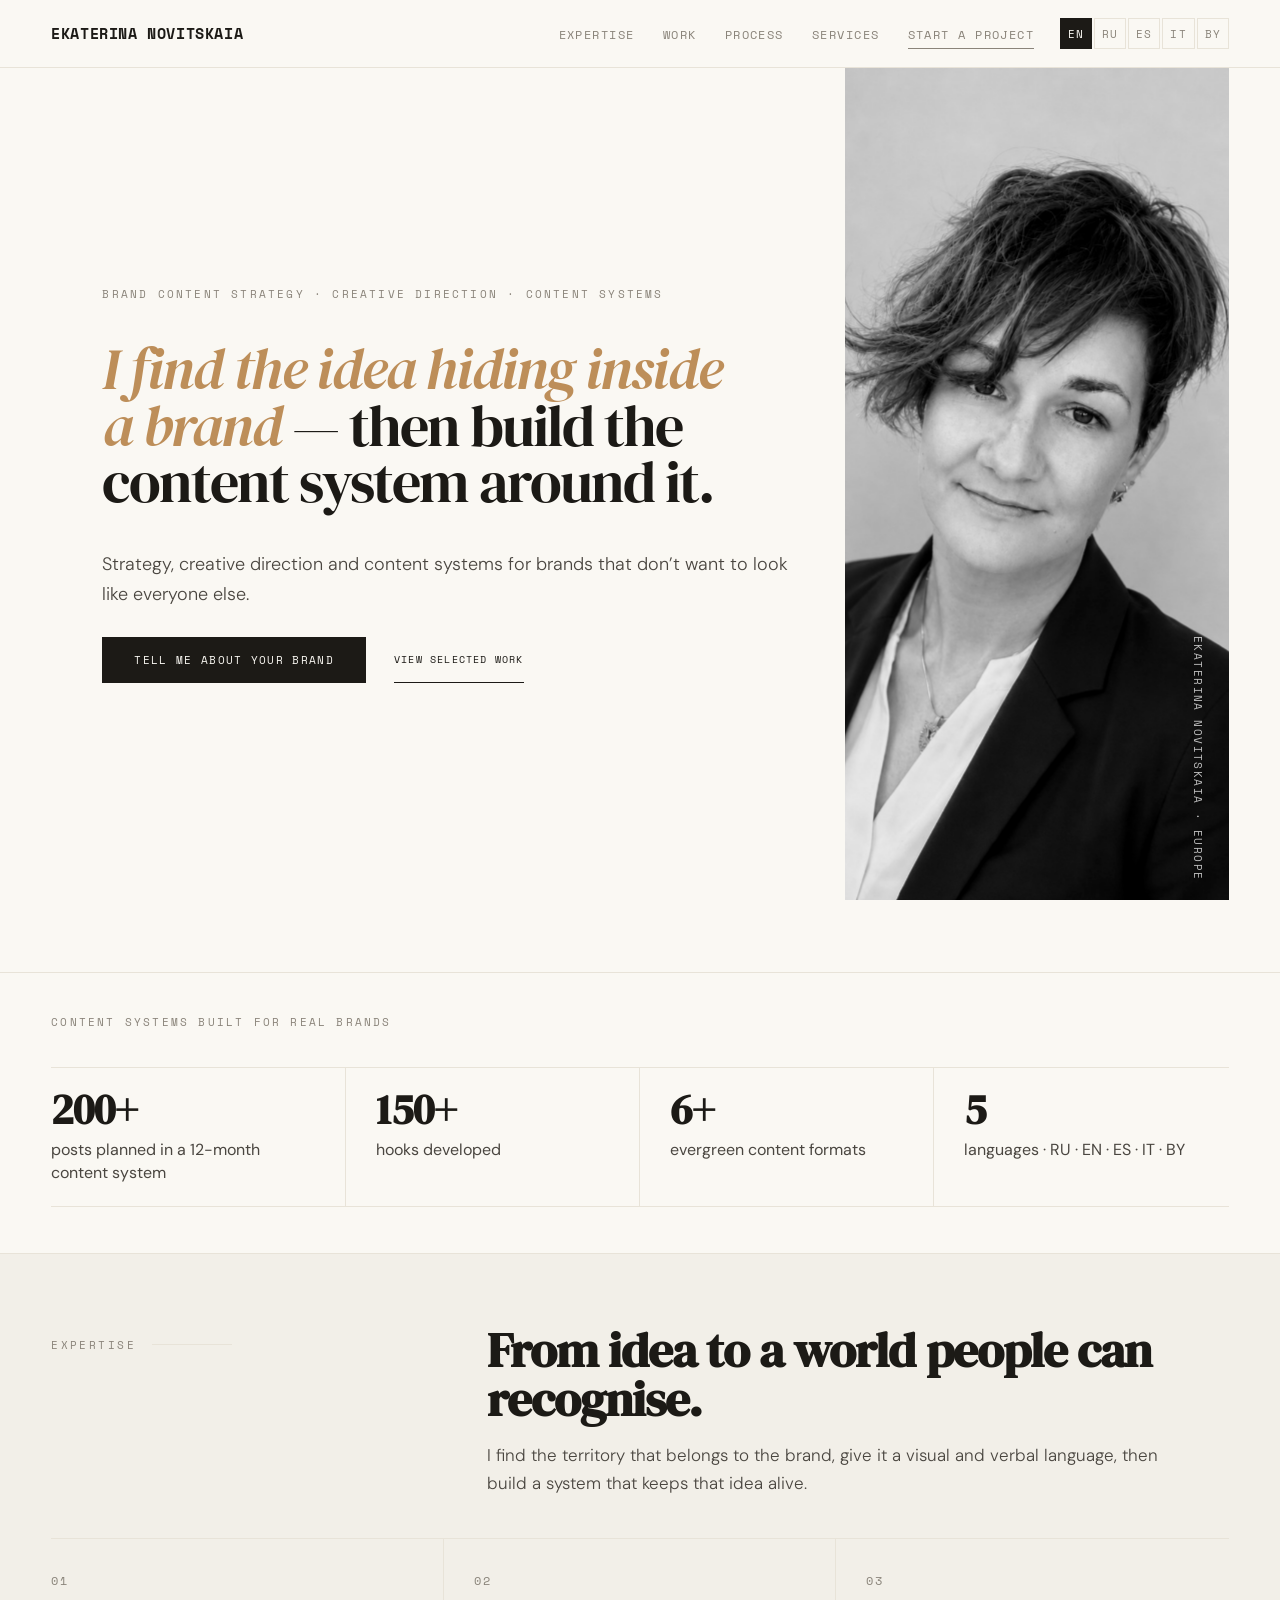
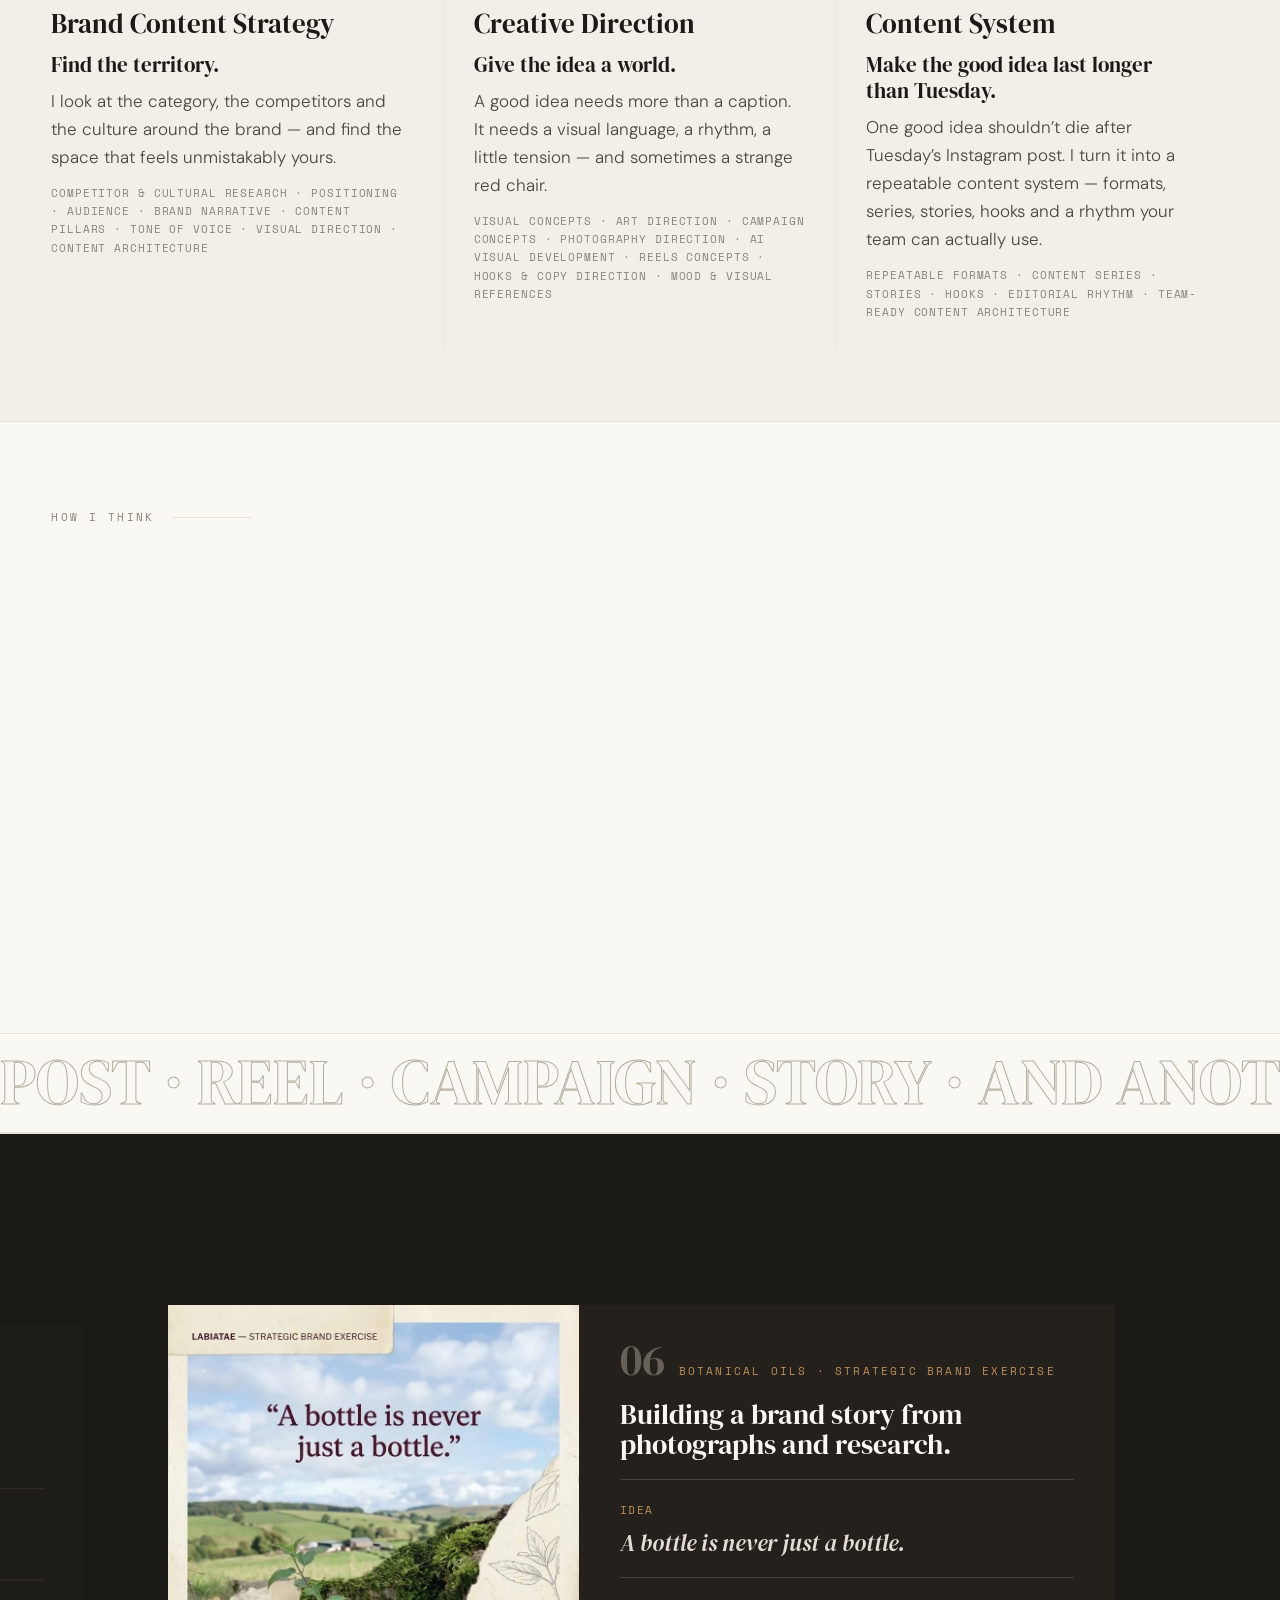
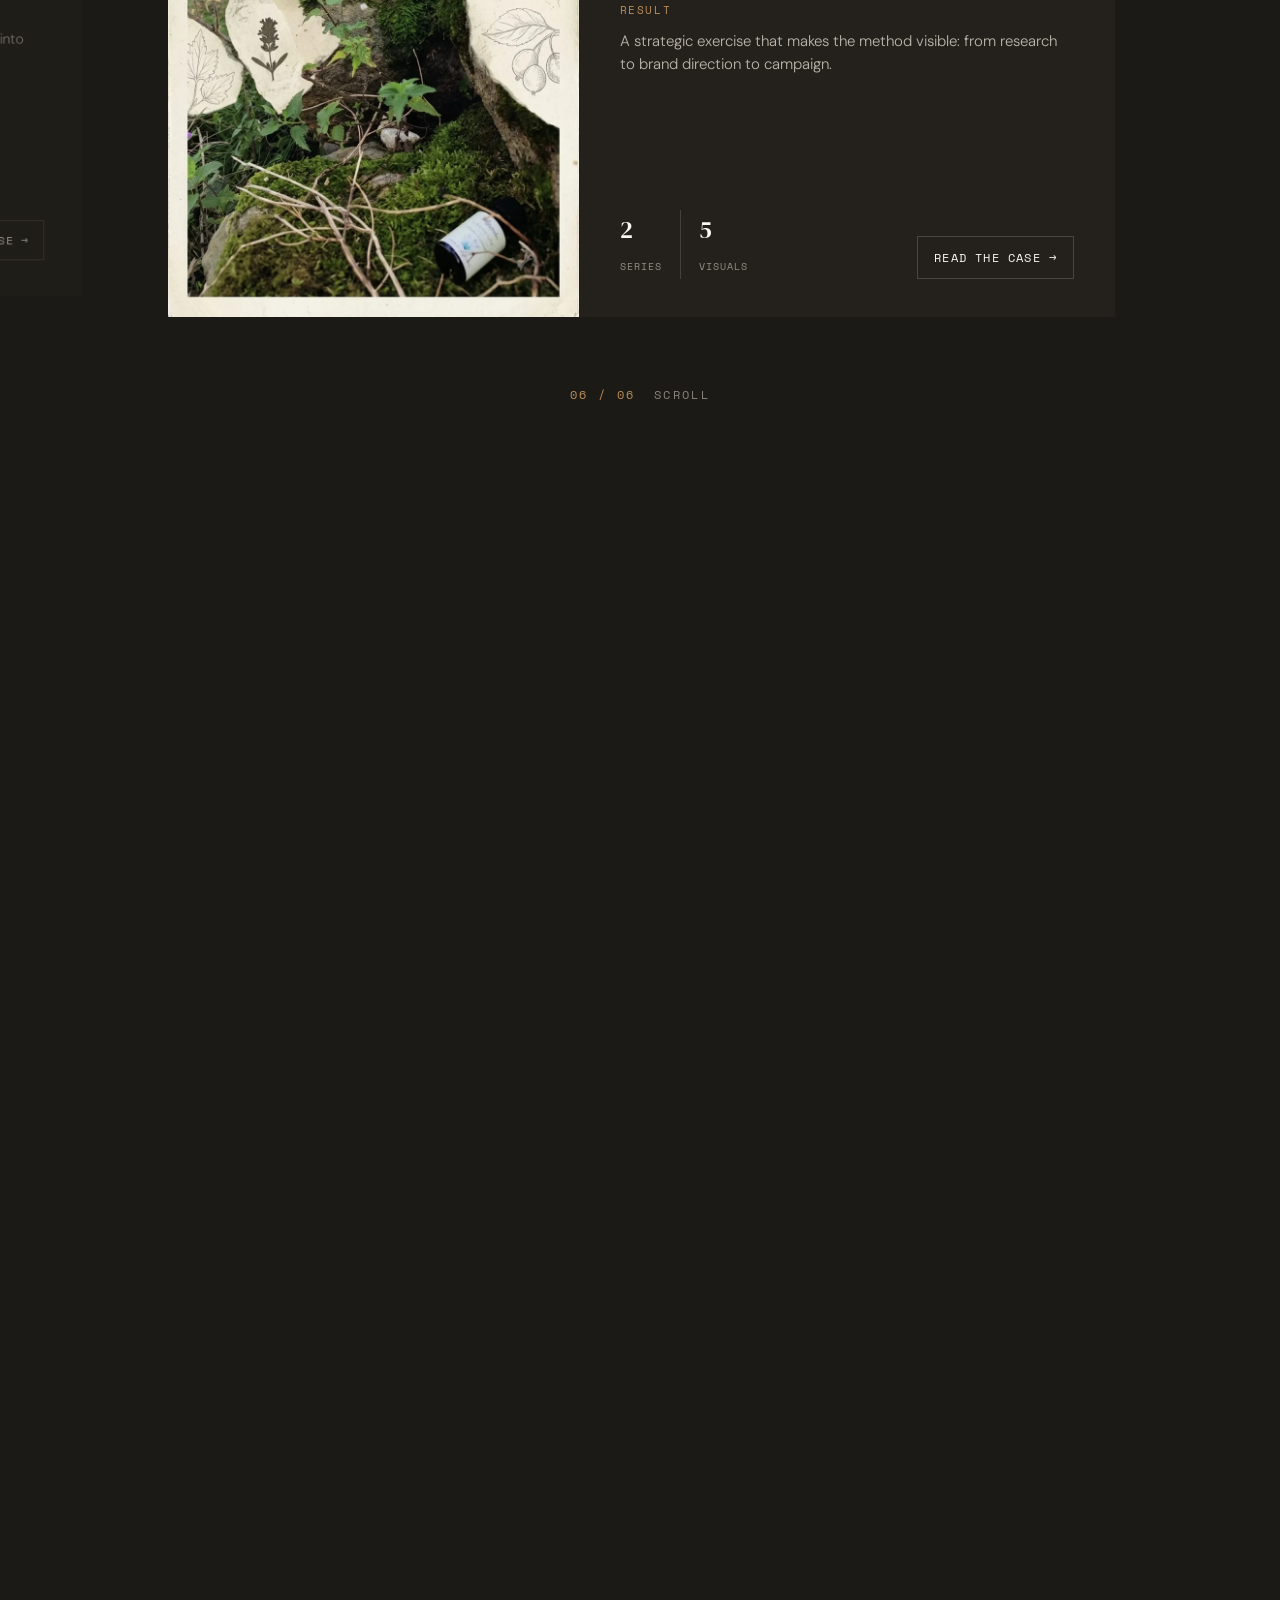
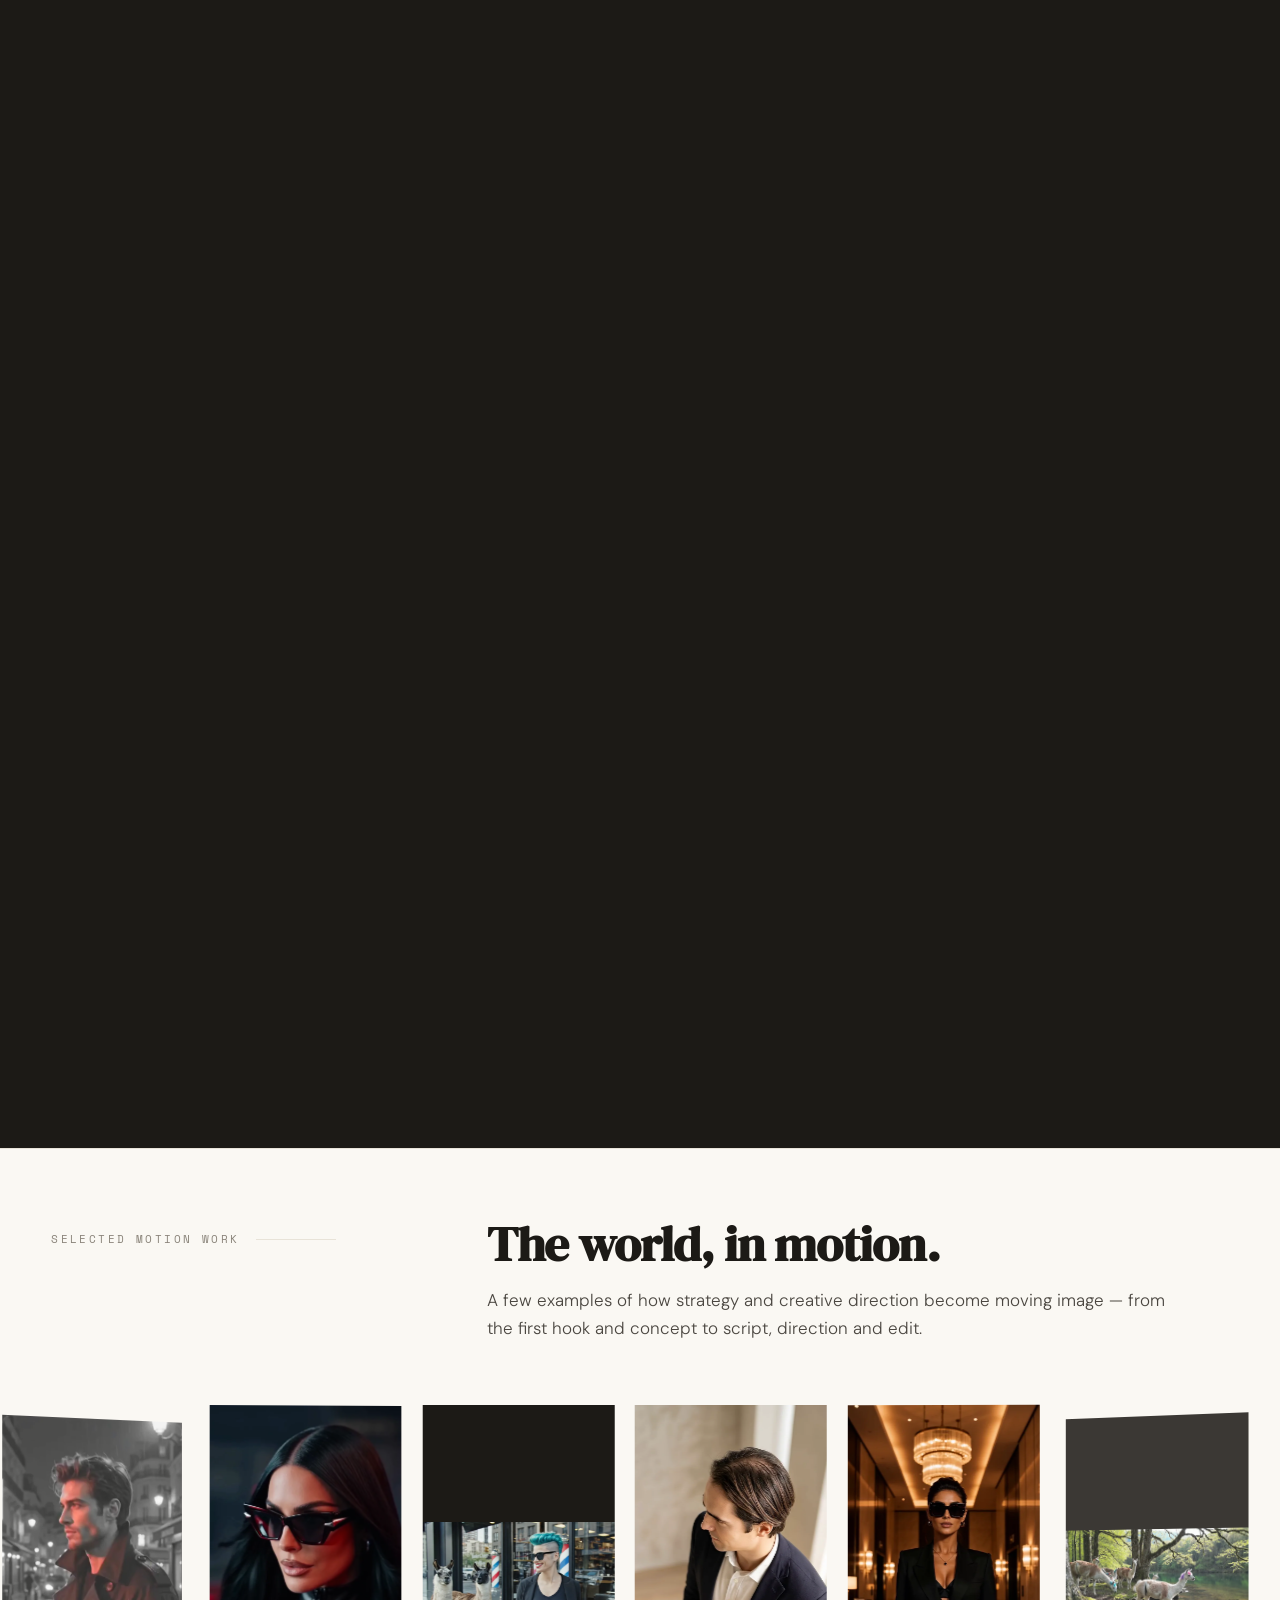
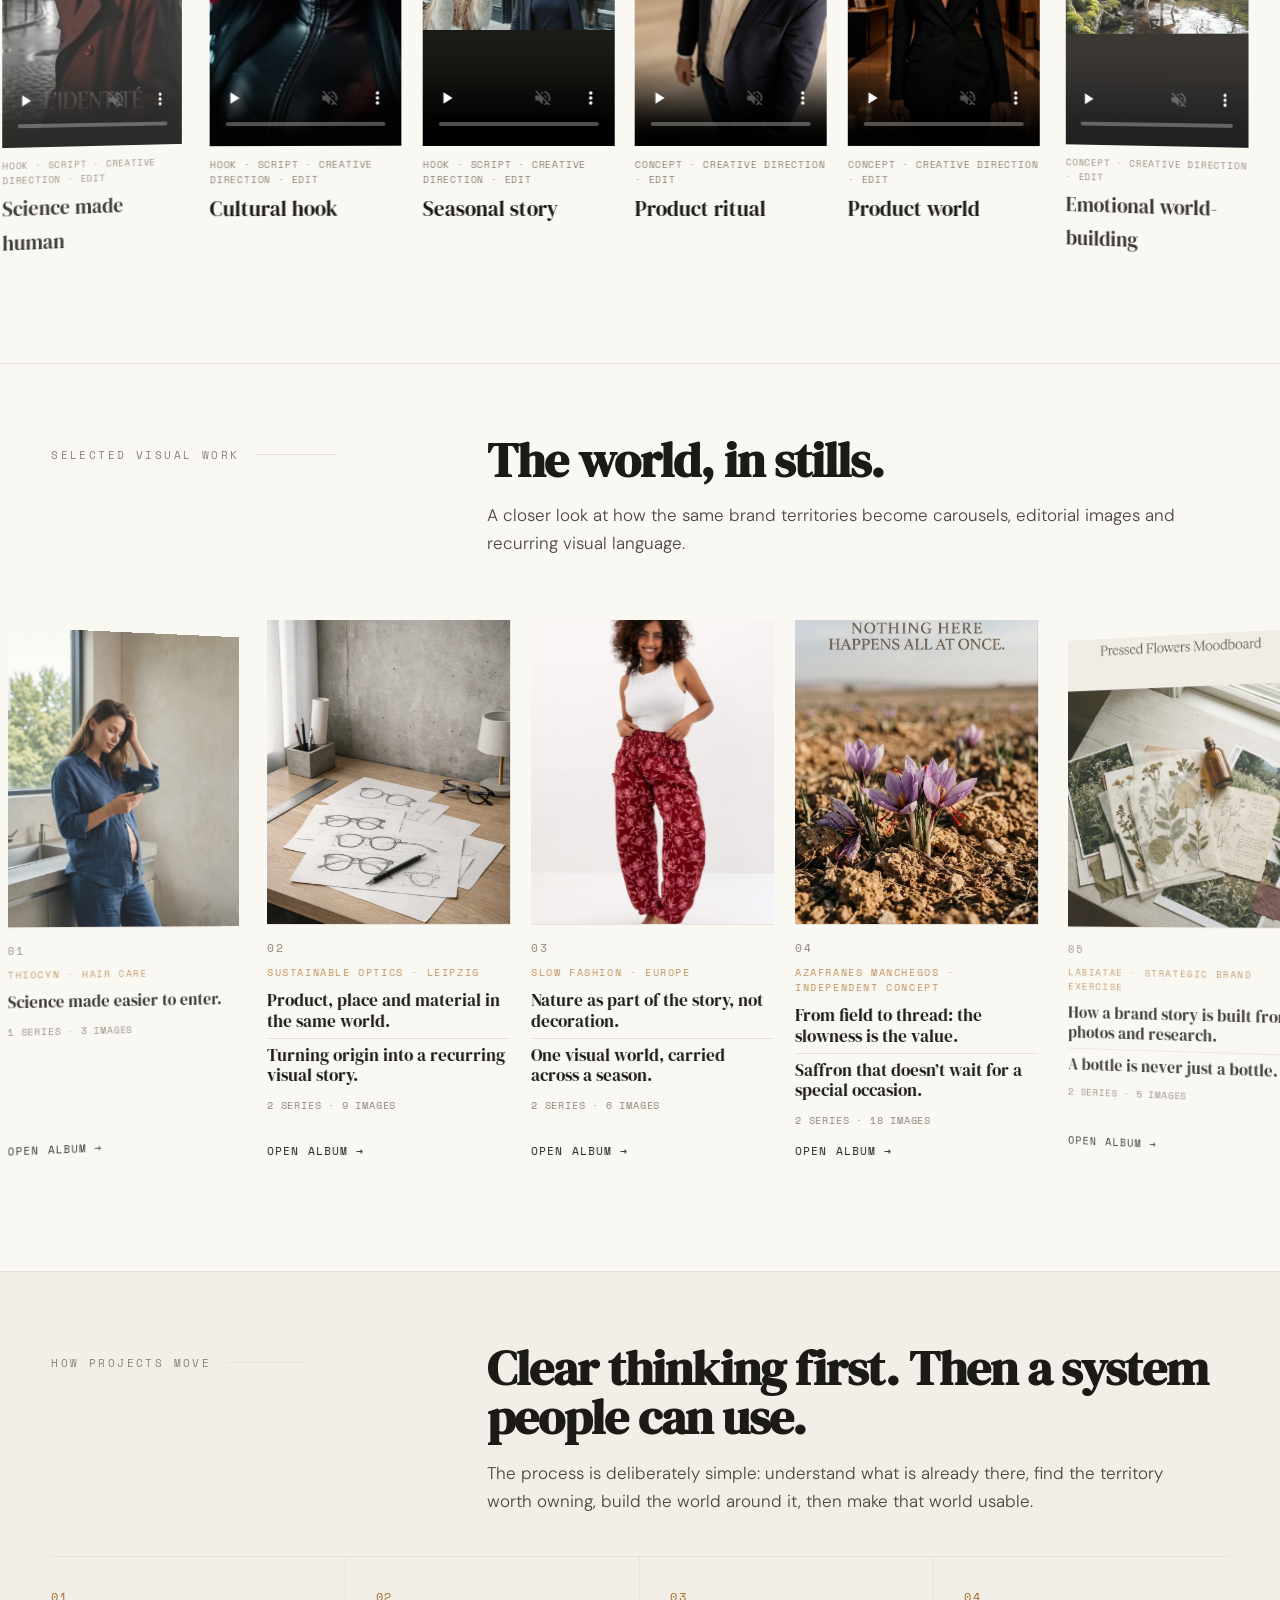
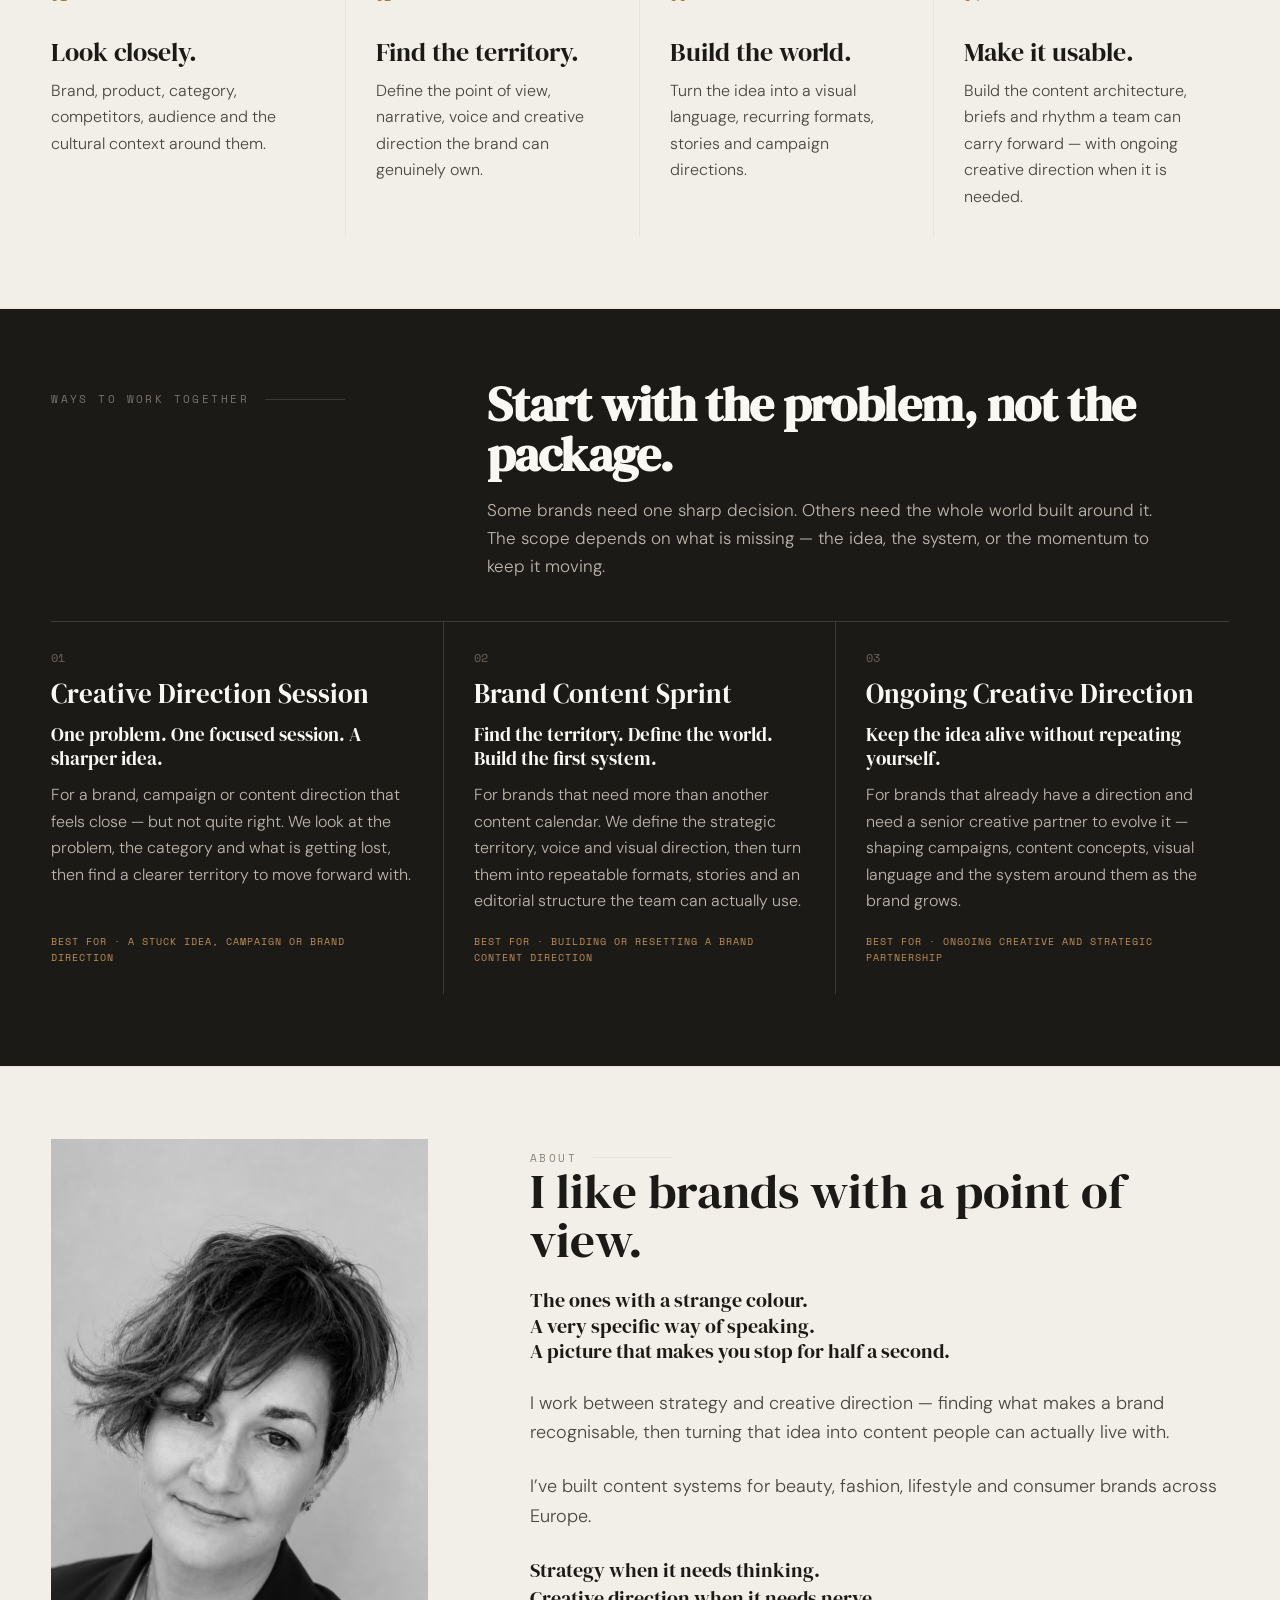
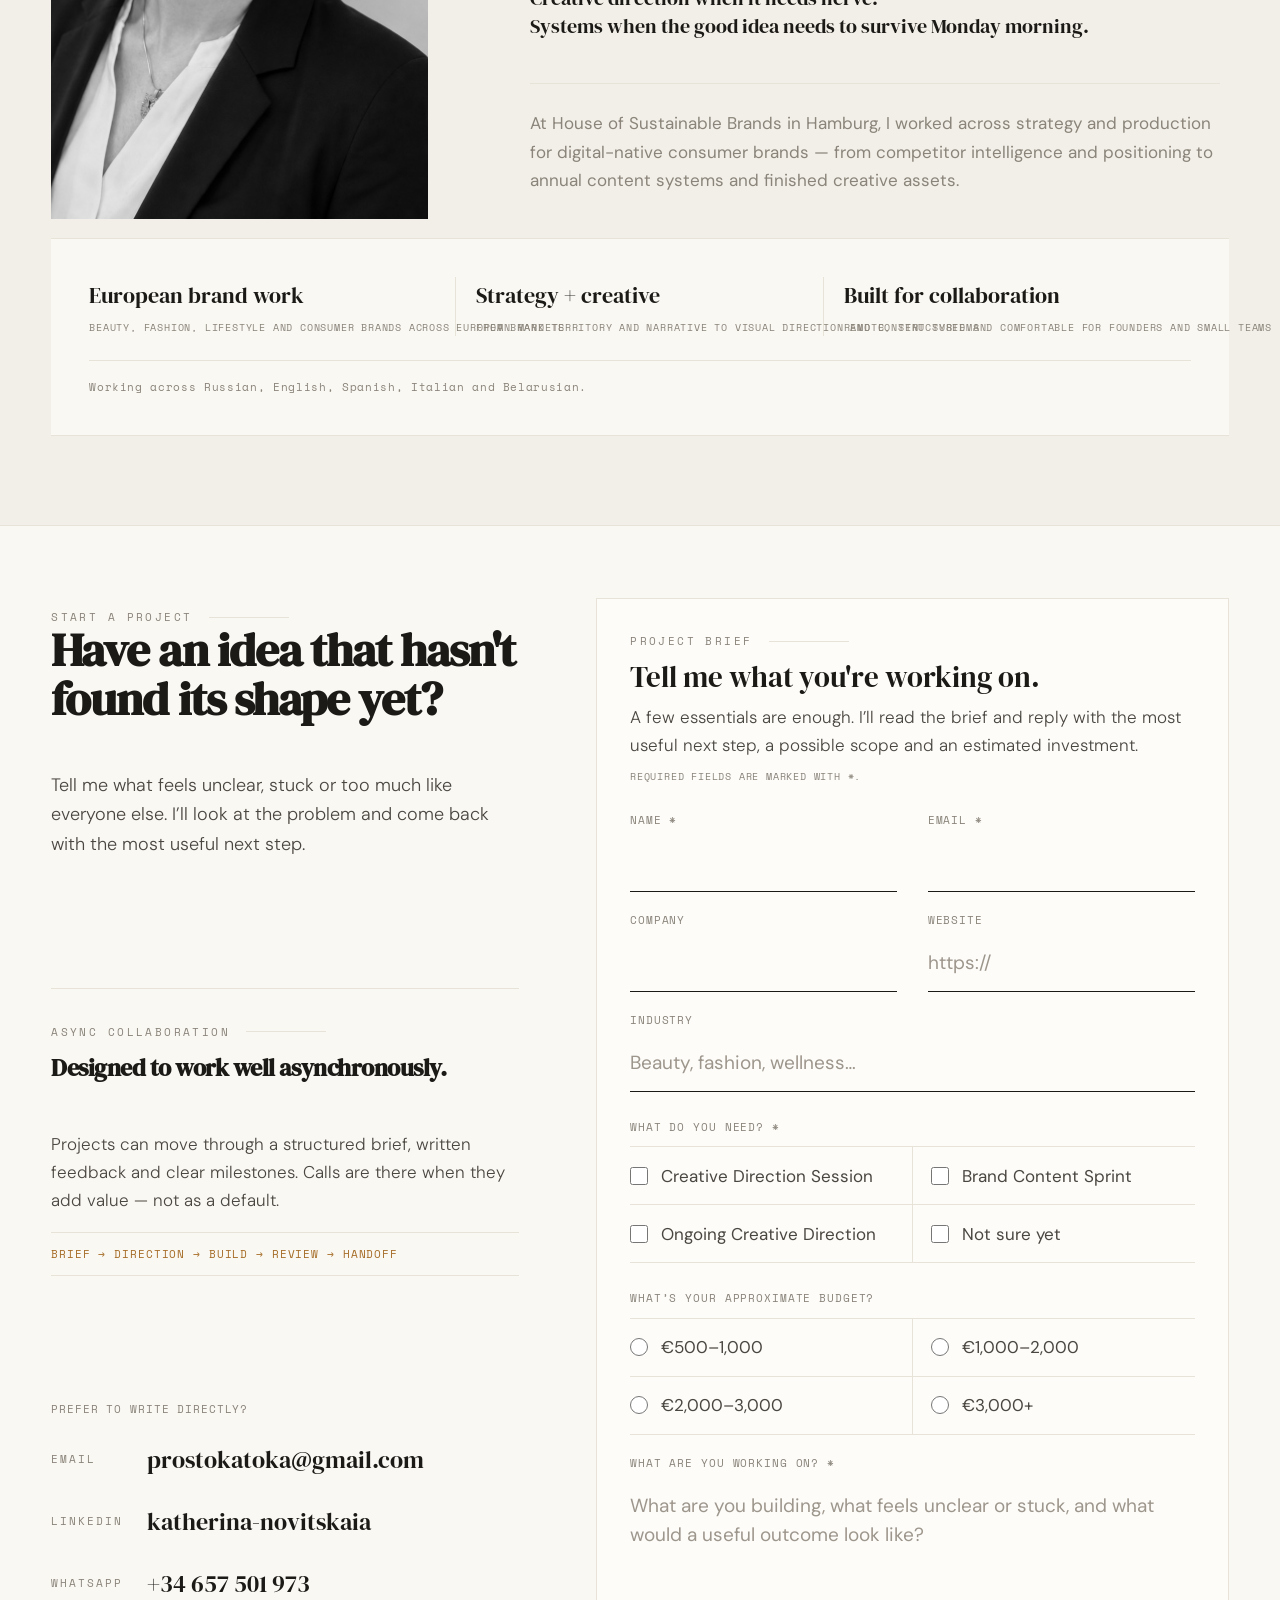
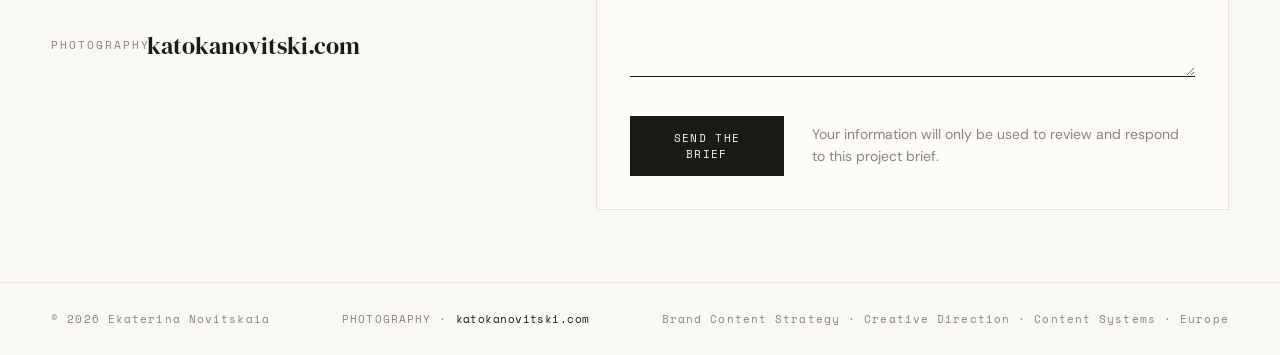
<file: index.html>
<!DOCTYPE html>
<html lang="en" data-prerendered=""><head>
<meta charset="UTF-8">
  <meta name="p:domain_verify" content="e396afa4f882cdcd024bcfe8f3117f34">
<meta name="viewport" content="width=device-width, initial-scale=1.0">
<title>Ekaterina Novitskaia — Brand Content Strategy &amp; Creative Direction</title>
<meta name="description" content="Brand content strategy, creative direction and content systems for brands that want a distinctive point of view and a repeatable way to express it.">
<link rel="canonical" href="https://portfolio.katokanovitski.com/">
<meta property="og:type" content="website">
<meta property="og:url" content="https://portfolio.katokanovitski.com/">
<meta property="og:title" content="Ekaterina Novitskaia — Brand Content Strategy &amp; Creative Direction">
<meta property="og:description" content="Brand content strategy, creative direction and content systems for brands that want a distinctive point of view and a repeatable way to express it.">
<meta property="og:image" content="https://portfolio.katokanovitski.com/assets/img/hero/Kat-editorial-bw.jpg">
<meta name="twitter:card" content="summary_large_image">
<meta name="twitter:title" content="Ekaterina Novitskaia — Brand Content Strategy &amp; Creative Direction">
<meta name="twitter:description" content="Brand content strategy, creative direction and content systems for brands that want a distinctive point of view and a repeatable way to express it.">
<meta name="twitter:image" content="https://portfolio.katokanovitski.com/assets/img/hero/Kat-editorial-bw.jpg">
<link rel="icon" type="image/jpeg" href="assets/img/hero/Kat-editorial-bw.jpg">
<link rel="preconnect" href="https://fonts.googleapis.com">
<link rel="preconnect" href="https://fonts.gstatic.com" crossorigin="">
<link href="https://fonts.googleapis.com/css2?family=DM+Serif+Display:ital@0;1&amp;family=Space+Mono:ital,wght@0,400;0,700;1,400&amp;family=DM+Sans:wght@300;400;500&amp;display=swap" rel="stylesheet">
<link rel="stylesheet" href="strategic.css?v=20261127-albums">
<noscript><style>.reveal{opacity:1;transform:none}</style></noscript>
</head>
<body><div class="scroll-progress" aria-hidden="true"></div><a class="skip-link" href="#main-content" data-i18n="skip">Skip to content</a>
<nav aria-label="Primary navigation">
      <a href="#hero" class="nav-name" aria-label="Ekaterina Novitskaia — home">Ekaterina Novitskaia</a>
      <button class="nav-toggle" type="button" aria-expanded="false" aria-controls="primary-nav"><span data-i18n="menu">Menu</span></button>
      <ul class="nav-links" id="primary-nav">
        <li><a href="#expertise" data-i18n="navExpertise">Expertise</a></li>
        <li><a href="#work" data-i18n="navWork">Work</a></li>
        <li><a href="#process" data-i18n="navProcess">Process</a></li>
        <li><a href="#services" data-i18n="navServices">Services</a></li>
        <li><a href="#project-brief" class="nav-project-link" data-i18n="contactLabel">Start a project</a></li>
      </ul>
      <div class="nav-lang" role="group" aria-label="Choose language">
        <button class="lang-btn" type="button" data-lang="en" lang="en">EN</button><button class="lang-btn" type="button" data-lang="ru" lang="ru">RU</button><button class="lang-btn" type="button" data-lang="es" lang="es">ES</button><button class="lang-btn" type="button" data-lang="it" lang="it">IT</button><button class="lang-btn" type="button" data-lang="by" lang="be">BY</button>
      </div></nav>

<main id="main-content"><section id="hero">
      <div class="hero-left">
        <div class="hero-kicker eyebrow" data-i18n="heroEyebrow">Brand Content Strategy · Creative Direction · Content Systems</div>
        <h1 class="hero-value" data-i18n="heroHeadline"><em>I find the idea hiding inside a brand</em> — then build the content system around it.</h1>
        <p class="hero-copy" data-i18n="heroCopy">Strategy, creative direction and content systems for brands that don’t want to look like everyone else.</p>
        <div class="hero-actions">
          <a class="btn-primary" href="#project-brief" data-i18n="heroPrimary">Tell me about your brand</a>
          <a class="btn-secondary" href="#work" data-i18n="heroSecondary">View selected work</a>
        </div>
      </div>
      <div class="hero-photo">
        <img src="assets/img/hero/Kat-editorial-bw.jpg" width="1086" height="1448" fetchpriority="high" decoding="async" alt="Ekaterina Novitskaia, brand content strategist and creative director" data-i18n-alt="heroAlt">
        <span class="hero-signature" data-i18n="heroSignature">Ekaterina Novitskaia · Europe</span>
      </div></section><section id="proof" aria-labelledby="proof-title"><div class="proof-heading eyebrow" id="proof-title" data-i18n="proofHeading">Content systems built for real brands</div><div class="metrics-grid"><div class="metric reveal"><strong class="metric-value">200+</strong><div class="metric-label" data-i18n="metricPlanned">posts planned in a 12-month content system</div></div><div class="metric reveal"><strong class="metric-value">150+</strong><div class="metric-label" data-i18n="metricHooks">hooks developed</div></div><div class="metric reveal"><strong class="metric-value">6+</strong><div class="metric-label" data-i18n="metricFormats">evergreen content formats</div></div><div class="metric reveal"><strong class="metric-value">5</strong><div class="metric-label" data-i18n="metricLanguages">languages · RU · EN · ES · IT · BY</div></div></div></section><section id="expertise"><div class="section-head reveal"><div><div class="section-label" data-i18n="expertiseLabel">Expertise</div></div><div><h2 class="section-title" data-i18n="expertiseTitle">From idea to a world people can recognise.</h2><p class="section-intro" data-i18n="expertiseIntro">I find the territory that belongs to the brand, give it a visual and verbal language, then build a system that keeps that idea alive.</p></div></div><div class="capability-list"><article class="capability reveal"><span class="capability-num">01</span><h3 data-i18n="cap1Title">Brand Content Strategy</h3><div class="capability-copy"><p class="capability-lead" data-i18n="cap1Lead">Find the territory.</p><p data-i18n="cap1Copy">I look at the category, the competitors and the culture around the brand — and find the space that feels unmistakably yours.</p><p class="term-line" data-i18n="cap1Terms">Competitor &amp; cultural research · Positioning · Audience · Brand narrative · Content pillars · Tone of voice · Visual direction · Content architecture</p></div></article><article class="capability reveal"><span class="capability-num">02</span><h3 data-i18n="cap2Title">Creative Direction</h3><div class="capability-copy"><p class="capability-lead" data-i18n="cap2Lead">Give the idea a world.</p><p data-i18n="cap2Copy">A good idea needs more than a caption. It needs a visual language, a rhythm, a little tension — and sometimes a strange red chair.</p><p class="term-line" data-i18n="cap2Terms">Visual concepts · Art direction · Campaign concepts · Photography direction · AI visual development · Reels concepts · Hooks &amp; copy direction · Mood &amp; visual references</p></div></article><article class="capability reveal"><span class="capability-num">03</span><h3 data-i18n="cap3Title">Content System</h3><div class="capability-copy"><p class="capability-lead" data-i18n="cap3Lead">Make the good idea last longer than Tuesday.</p><p data-i18n="cap3Copy">One good idea shouldn’t die after Tuesday’s Instagram post. I turn it into a repeatable content system — formats, series, stories, hooks and a rhythm your team can actually use.</p><p class="term-line" data-i18n="cap3Terms">Repeatable formats · Content series · Stories · Hooks · Editorial rhythm · Team-ready content architecture</p></div></article></div></section><section id="thinking" aria-labelledby="thinking-label">
      <div class="thinking-staircase reveal">
        <div class="section-label" id="thinking-label" data-i18n="thinkingLabel">How I think</div>
        <div class="thinking-step thinking-step-1">
            <p class="thinking-opening" data-i18n="thinkingOpening">A brand doesn't always need another campaign.</p>
            <p class="thinking-idea" data-i18n="thinkingIdea">Sometimes it needs <em>one good idea</em>.</p>
        </div>
        <div class="thinking-step thinking-step-2">
            <p class="thinking-observation" data-i18n="thinkingObservation">A colour. · A phrase. · A recurring image. · Something slightly strange.</p>
        </div>
        <div class="thinking-step thinking-step-3">
            <p class="thinking-transition" data-i18n="thinkingTransition">Then you give that idea somewhere to go.</p>
            <p class="thinking-applications" data-i18n="thinkingApplications">POST · REEL · CAMPAIGN · STORY · AND ANOTHER STORY</p>
        </div>
        <div class="thinking-step thinking-step-4">
          <p class="thinking-conclusion" data-i18n="thinkingConclusion">That's how content stops being a pile of posts<br>and starts becoming <em>a world</em>.</p>
        </div>
        <div class="thinking-step thinking-step-5">
          <p class="thinking-support" data-i18n="thinkingSupport">The job is not to make more content. It's to find something worth repeating.</p>
        </div>
      </div>
      <div class="text-band" aria-hidden="true"><div class="text-band-track"><span data-i18n="thinkingApplications">POST · REEL · CAMPAIGN · STORY · AND ANOTHER STORY</span><span data-i18n="thinkingApplications">POST · REEL · CAMPAIGN · STORY · AND ANOTHER STORY</span><span data-i18n="thinkingApplications">POST · REEL · CAMPAIGN · STORY · AND ANOTHER STORY</span><span data-i18n="thinkingApplications">POST · REEL · CAMPAIGN · STORY · AND ANOTHER STORY</span></div></div>
    </section><section id="work">
      <div class="work-stage">
        <div class="work-eyebrow"><div class="section-label" data-i18n="workLabel">Selected work</div><h2 class="work-title" data-i18n="workTitle">Systems built for real brands.</h2></div>
        <div class="drum" aria-hidden="true"><div class="face" data-i18n="idea">Idea</div><div class="face face--accent" data-i18n="world">World</div><div class="face" data-i18n="system">System</div><div class="face" data-i18n="result">Result</div></div>
        <div class="orb orb--hero" aria-hidden="true"><img src="assets/img/cases/hair-loss/Slider-1-1.webp" loading="lazy" decoding="async" alt=""></div><div class="orb" aria-hidden="true"><img src="assets/img/cases/sunglasses/6-1.webp" loading="lazy" decoding="async" alt=""></div><div class="orb" aria-hidden="true"><img src="assets/img/cases/lifestyle/Holly-0.webp" loading="lazy" decoding="async" alt=""></div><div class="orb" aria-hidden="true"><img src="assets/img/cases/lavender/idea-02.webp" loading="lazy" decoding="async" alt=""></div><div class="orb" aria-hidden="true"><img src="assets/img/cases/saffron/origin-01.webp" loading="lazy" decoding="async" alt=""></div><div class="orb" aria-hidden="true"><img src="assets/img/cases/labiatae/campaign-01.webp" loading="lazy" decoding="async" alt=""></div>
        <div class="case-reel" id="caseReel"><article class="case-card" data-case-card="0">
      <div class="case-card-media"><img src="assets/img/cases/hair-loss/Slider-1-1.webp" width="1547" height="1920" loading="lazy" decoding="async" alt="12-month content infrastructure for a science-backed hair-care brand." data-i18n-alt="case1Title"></div>
      <div class="case-card-body">
        <div class="case-card-top"><span class="case-card-num" aria-hidden="true">01</span><span class="case-card-category eyebrow" data-i18n="case1Category">Hair care · Content infrastructure</span></div>
        <h3 data-i18n="case1Title">12-month content infrastructure for a science-backed hair-care brand.</h3>
        <div class="case-card-idea"><span class="case-card-label" data-i18n="idea">Idea</span><p data-i18n="case1Idea">A quieter kind of authority.</p></div>
        <div class="case-card-result"><span class="case-card-label" data-i18n="result">Result</span><p data-i18n="case1Result">A repeatable content infrastructure designed to support consistent production throughout the year.</p></div>
        <div class="case-card-foot">
          <div class="case-metrics"><div class="case-metric"><strong>200+</strong><span data-i18n="case1Metric1">content concepts</span></div><div class="case-metric"><strong>12</strong><span data-i18n="case1Metric2">months</span></div><div class="case-metric"><strong>6+</strong><span data-i18n="case1Metric3">evergreen formats</span></div></div>
          <button class="case-open" type="button" data-case-open="0"><span data-i18n="caseOpen">Read the case</span> →</button>
        </div>
      </div>
    </article><article class="case-card" data-case-card="1">
      <div class="case-card-media"><img src="assets/img/cases/sunglasses/6-1.webp" width="853" height="1280" loading="lazy" decoding="async" alt="Turning a product brand into a cultural content world." data-i18n-alt="case2Title"></div>
      <div class="case-card-body">
        <div class="case-card-top"><span class="case-card-num" aria-hidden="true">02</span><span class="case-card-category eyebrow" data-i18n="case2Category">Sustainable optics · Hook &amp; content system</span></div>
        <h3 data-i18n="case2Title">Turning a product brand into a cultural content world.</h3>
        <div class="case-card-idea"><span class="case-card-label" data-i18n="idea">Idea</span><p data-i18n="case2Idea">Turn the brand’s city and origin into an ownable narrative asset.</p></div>
        <div class="case-card-result"><span class="case-card-label" data-i18n="result">Result</span><p data-i18n="case2Result">A sustainable accessories brand with its own recognisable cultural identity and repeatable editorial rhythm.</p></div>
        <div class="case-card-foot">
          <div class="case-metrics"><div class="case-metric"><strong>150+</strong><span data-i18n="case2Metric1">hooks developed</span></div></div>
          <button class="case-open" type="button" data-case-open="1"><span data-i18n="caseOpen">Read the case</span> →</button>
        </div>
      </div>
    </article><article class="case-card" data-case-card="2">
      <div class="case-card-media"><img src="assets/img/cases/lifestyle/Holly-0.webp" width="1000" height="1500" loading="lazy" decoding="async" alt="From aesthetic content to a world people can recognize." data-i18n-alt="case3Title"></div>
      <div class="case-card-body">
        <div class="case-card-top"><span class="case-card-num" aria-hidden="true">03</span><span class="case-card-category eyebrow" data-i18n="case3Category">Slow fashion · Cultural storytelling</span></div>
        <h3 data-i18n="case3Title">From aesthetic content to a world people can recognize.</h3>
        <div class="case-card-idea"><span class="case-card-label" data-i18n="idea">Idea</span><p data-i18n="case3Idea">Turn a familiar aesthetic into an emotional world of its own.</p></div>
        <div class="case-card-result"><span class="case-card-label" data-i18n="result">Result</span><p data-i18n="case3Result">Generic aesthetic → own narrative → repeatable visual and story system.</p></div>
        <div class="case-card-foot">
          <span></span>
          <button class="case-open" type="button" data-case-open="2"><span data-i18n="caseOpen">Read the case</span> →</button>
        </div>
      </div>
    </article><article class="case-card" data-case-card="3">
      <div class="case-card-media"><img src="assets/img/cases/lavender/idea-02.webp" width="859" height="1280" loading="lazy" decoding="async" alt="One flower, many industries: a brand world for a lavender cooperative." data-i18n-alt="case4Title"></div>
      <div class="case-card-body">
        <div class="case-card-top"><span class="case-card-num" aria-hidden="true">04</span><span class="case-card-category eyebrow" data-i18n="case4Category">Aromatic plants · Independent concept</span></div>
        <h3 data-i18n="case4Title">One flower, many industries: a brand world for a lavender cooperative.</h3>
        <div class="case-card-idea"><span class="case-card-label" data-i18n="idea">Idea</span><p data-i18n="case4Idea">Lavender is more than a scent.</p></div>
        <div class="case-card-result"><span class="case-card-label" data-i18n="result">Result</span><p data-i18n="case4Result">A self-initiated concept: a research-led brand territory ready to extend into campaigns, packaging and editorial content.</p></div>
        <div class="case-card-foot">
          <div class="case-metrics"><div class="case-metric"><strong>4</strong><span data-i18n="case4Metric1">content territories</span></div><div class="case-metric"><strong>19</strong><span data-i18n="case4Metric2">key visuals</span></div></div>
          <button class="case-open" type="button" data-case-open="3"><span data-i18n="caseOpen">Read the case</span> →</button>
        </div>
      </div>
    </article><article class="case-card" data-case-card="4">
      <div class="case-card-media"><img src="assets/img/cases/saffron/origin-01.webp" width="859" height="1280" loading="lazy" decoding="async" alt="Making a ceremonial spice part of everyday cooking." data-i18n-alt="case5Title"></div>
      <div class="case-card-body">
        <div class="case-card-top"><span class="case-card-num" aria-hidden="true">05</span><span class="case-card-category eyebrow" data-i18n="case5Category">Saffron · Independent concept</span></div>
        <h3 data-i18n="case5Title">Making a ceremonial spice part of everyday cooking.</h3>
        <div class="case-card-idea"><span class="case-card-label" data-i18n="idea">Idea</span><p data-i18n="case5Idea">The slowness is the value.</p></div>
        <div class="case-card-result"><span class="case-card-label" data-i18n="result">Result</span><p data-i18n="case5Result">A self-initiated concept that turns provenance and daily use into one repeatable narrative.</p></div>
        <div class="case-card-foot">
          <div class="case-metrics"><div class="case-metric"><strong>2</strong><span data-i18n="metricSeries">series</span></div><div class="case-metric"><strong>18</strong><span data-i18n="metricVisuals">visuals</span></div></div>
          <button class="case-open" type="button" data-case-open="4"><span data-i18n="caseOpen">Read the case</span> →</button>
        </div>
      </div>
    </article><article class="case-card" data-case-card="5">
      <div class="case-card-media"><img src="assets/img/cases/labiatae/campaign-01.webp" width="848" height="1264" loading="lazy" decoding="async" alt="Building a brand story from photographs and research." data-i18n-alt="case6Title"></div>
      <div class="case-card-body">
        <div class="case-card-top"><span class="case-card-num" aria-hidden="true">06</span><span class="case-card-category eyebrow" data-i18n="case6Category">Botanical oils · Strategic brand exercise</span></div>
        <h3 data-i18n="case6Title">Building a brand story from photographs and research.</h3>
        <div class="case-card-idea"><span class="case-card-label" data-i18n="idea">Idea</span><p data-i18n="case6Idea">A bottle is never just a bottle.</p></div>
        <div class="case-card-result"><span class="case-card-label" data-i18n="result">Result</span><p data-i18n="case6Result">A strategic exercise that makes the method visible: from research to brand direction to campaign.</p></div>
        <div class="case-card-foot">
          <div class="case-metrics"><div class="case-metric"><strong>2</strong><span data-i18n="metricSeries">series</span></div><div class="case-metric"><strong>5</strong><span data-i18n="metricVisuals">visuals</span></div></div>
          <button class="case-open" type="button" data-case-open="5"><span data-i18n="caseOpen">Read the case</span> →</button>
        </div>
      </div>
    </article></div>
        <div class="work-hint" aria-hidden="true"><span class="work-count" id="workCount">01 / 06</span><span data-i18n="scrollWord">Scroll</span></div>
      </div>
      <div class="case-panel" id="casePanel" role="dialog" aria-modal="true" hidden="">
        <div class="case-panel-bar"><button class="album-close case-close" type="button" id="caseClose"><span data-i18n="close">Close</span> ✕</button></div>
        <div class="case-panel-scroll">
        <article class="case-study reveal">
      <div class="case-heading">
        <div class="case-number" aria-hidden="true">01</div>
        <div>
          <div class="case-category eyebrow" data-i18n="case1Category">Hair care · Content infrastructure</div>
          <h3 data-i18n="case1Title">12-month content infrastructure for a science-backed hair-care brand.</h3>
          <div class="case-metrics"><div class="case-metric"><strong>200+</strong><span data-i18n="case1Metric1">content concepts</span></div><div class="case-metric"><strong>12</strong><span data-i18n="case1Metric2">months</span></div><div class="case-metric"><strong>6+</strong><span data-i18n="case1Metric3">evergreen formats</span></div></div>
        </div>
      </div>
      <div class="case-details">
        <dl class="case-narrative">
          <div class="case-row problem"><dt data-i18n="problem">Problem</dt><dd data-i18n="case1Problem">The brand had a clinically backed product and decades of research, but needed a scalable communication system rather than isolated social posts.</dd></div>
          <div class="case-row idea"><dt data-i18n="idea">Idea</dt><dd data-i18n="case1Idea">A quieter kind of authority.</dd></div>
          <div class="case-row world"><dt data-i18n="world">World</dt><dd data-i18n="case1World">Scientific credibility expressed through calm, human language and a restrained visual rhythm — distinct from both fear-driven pharmaceutical communication and generic beauty lifestyle content.</dd></div>
          <div class="case-row system"><dt data-i18n="system">System</dt><dd><p class="case-system-copy" data-i18n="case1System">Positioning, manifesto and a 12-month production framework carried through posts, carousels, Reels, scripts and B-roll assets.</p><div class="system-tags" data-system-set="haircare"><span>Competitor intelligence</span><span>Brand manifesto</span><span>Positioning</span><span>Communication rules</span><span>12-month masterplan</span><span>Content pillars</span><span>Evergreen formats</span><span>Hook library</span><span>Highlights architecture</span><span>Monthly content calendars</span><span>Compliance framework</span><span>Production workflow</span></div></dd></div>
          <div class="case-row result"><dt data-i18n="result">Result</dt><dd data-i18n="case1Result">A repeatable content infrastructure designed to support consistent production throughout the year.</dd></div>
        </dl>
        <blockquote class="testimonial"><span data-i18n="testimonial">“The assigned tasks were completed consistently to our full satisfaction.”</span><cite>Peter Hart, CEO · House of Sustainable Brands / Thiocyn GmbH</cite></blockquote>
      </div>
      <div class="case-media"><div class="case-media-frame" style="--media-image: url('assets/img/cases/hair-loss/Slider-1-1.webp')"><img src="assets/img/cases/hair-loss/Slider-1-1.webp" loading="lazy" decoding="async" alt="12-month content infrastructure for a science-backed hair-care brand." data-i18n-alt="case1Title"></div><div class="case-media-frame" style="--media-image: url('assets/img/cases/hair-loss/Slider-4-1.webp')"><img src="assets/img/cases/hair-loss/Slider-4-1.webp" loading="lazy" decoding="async" alt="12-month content infrastructure for a science-backed hair-care brand." data-i18n-alt="case1Title"></div><div class="case-media-frame" style="--media-image: url('assets/img/cases/hair-loss/Slider-4-4.webp')"><img src="assets/img/cases/hair-loss/Slider-4-4.webp" loading="lazy" decoding="async" alt="12-month content infrastructure for a science-backed hair-care brand." data-i18n-alt="case1Title"></div></div>
    </article><article class="case-study reveal">
      <div class="case-heading">
        <div class="case-number" aria-hidden="true">02</div>
        <div>
          <div class="case-category eyebrow" data-i18n="case2Category">Sustainable optics · Hook &amp; content system</div>
          <h3 data-i18n="case2Title">Turning a product brand into a cultural content world.</h3>
          <div class="case-metrics"><div class="case-metric"><strong>150+</strong><span data-i18n="case2Metric1">hooks developed</span></div></div>
        </div>
      </div>
      <div class="case-details">
        <dl class="case-narrative">
          <div class="case-row problem"><dt data-i18n="problem">Problem</dt><dd data-i18n="case2Problem">A distinctive product, a founding history and an established customer base — but no coherent content identity.</dd></div>
          <div class="case-row idea"><dt data-i18n="idea">Idea</dt><dd data-i18n="case2Idea">Turn the brand’s city and origin into an ownable narrative asset.</dd></div>
          <div class="case-row world"><dt data-i18n="world">World</dt><dd data-i18n="case2World">A cultural content world built through the character of the city, bold hooks, brand visuals and multilingual storytelling.</dd></div>
          <div class="case-row system"><dt data-i18n="system">System</dt><dd><p class="case-system-copy" data-i18n="case2System">A repeatable editorial rhythm carried through Reels, carousels, brand visuals and cultural storytelling across languages.</p><div class="system-tags" data-system-set="optics"><span>Competitor analysis</span><span>Manifesto</span><span>Tone of voice</span><span>Positioning</span><span>Content pillars</span><span>Visual direction</span><span>Hook system</span><span>Editorial rhythm</span><span>KPI framework</span><span>Content calendar</span></div></dd></div>
          <div class="case-row result"><dt data-i18n="result">Result</dt><dd data-i18n="case2Result">A sustainable accessories brand with its own recognisable cultural identity and repeatable editorial rhythm.</dd></div>
        </dl>
        
      </div>
      <div class="case-media"><div class="case-media-frame" style="--media-image: url('assets/img/cases/sunglasses/Carusel-cover.webp')"><img src="assets/img/cases/sunglasses/Carusel-cover.webp" loading="lazy" decoding="async" alt="Turning a product brand into a cultural content world." data-i18n-alt="case2Title"></div><div class="case-media-frame" style="--media-image: url('assets/img/cases/sunglasses/99.webp')"><img src="assets/img/cases/sunglasses/99.webp" loading="lazy" decoding="async" alt="Turning a product brand into a cultural content world." data-i18n-alt="case2Title"></div><div class="case-media-frame" style="--media-image: url('assets/img/cases/sunglasses/post3_feed.webp')"><img src="assets/img/cases/sunglasses/post3_feed.webp" loading="lazy" decoding="async" alt="Turning a product brand into a cultural content world." data-i18n-alt="case2Title"></div></div>
    </article><article class="case-study reveal">
      <div class="case-heading">
        <div class="case-number" aria-hidden="true">03</div>
        <div>
          <div class="case-category eyebrow" data-i18n="case3Category">Slow fashion · Cultural storytelling</div>
          <h3 data-i18n="case3Title">From aesthetic content to a world people can recognize.</h3>
          
        </div>
      </div>
      <div class="case-details">
        <dl class="case-narrative">
          <div class="case-row problem"><dt data-i18n="problem">Problem</dt><dd data-i18n="case3Problem">A familiar nature-and-softness aesthetic without a distinctive narrative world.</dd></div>
          <div class="case-row idea"><dt data-i18n="idea">Idea</dt><dd data-i18n="case3Idea">Turn a familiar aesthetic into an emotional world of its own.</dd></div>
          <div class="case-row world"><dt data-i18n="world">World</dt><dd data-i18n="case3World">Nature and softness became a deliberate seasonal narrative around the product, expressed through editorial visuals and story-led content.</dd></div>
          <div class="case-row system"><dt data-i18n="system">System</dt><dd><p class="case-system-copy" data-i18n="case3System">A seasonal content framework carried through editorial visuals, carousels, Reels and storytelling.</p><div class="system-tags" data-system-set="fashion"><span>Audience portrait</span><span>Positioning</span><span>Seasonal narrative</span><span>Communication rules</span><span>Content matrix</span><span>Content pillars</span><span>Repeatable formats</span><span>Annual masterplan</span><span>Production calendar</span><span>Story briefs</span></div></dd></div>
          <div class="case-row result"><dt data-i18n="result">Result</dt><dd data-i18n="case3Result">Generic aesthetic → own narrative → repeatable visual and story system.</dd></div>
        </dl>
        
      </div>
      <div class="case-media"><div class="case-media-frame" style="--media-image: url('assets/img/cases/lifestyle/Holly-0.webp')"><img src="assets/img/cases/lifestyle/Holly-0.webp" loading="lazy" decoding="async" alt="From aesthetic content to a world people can recognize." data-i18n-alt="case3Title"></div><div class="case-media-frame" style="--media-image: url('assets/img/cases/lifestyle/Slider-3-1.webp')"><img src="assets/img/cases/lifestyle/Slider-3-1.webp" loading="lazy" decoding="async" alt="From aesthetic content to a world people can recognize." data-i18n-alt="case3Title"></div><div class="case-media-frame" style="--media-image: url('assets/img/cases/lifestyle/LS-1.webp')"><img src="assets/img/cases/lifestyle/LS-1.webp" loading="lazy" decoding="async" alt="From aesthetic content to a world people can recognize." data-i18n-alt="case3Title"></div></div>
    </article><article class="case-study reveal">
      <div class="case-heading">
        <div class="case-number" aria-hidden="true">04</div>
        <div>
          <div class="case-category eyebrow" data-i18n="case4Category">Aromatic plants · Independent concept</div>
          <h3 data-i18n="case4Title">One flower, many industries: a brand world for a lavender cooperative.</h3>
          <div class="case-metrics"><div class="case-metric"><strong>4</strong><span data-i18n="case4Metric1">content territories</span></div><div class="case-metric"><strong>19</strong><span data-i18n="case4Metric2">key visuals</span></div></div>
        </div>
      </div>
      <div class="case-details">
        <dl class="case-narrative">
          <div class="case-row problem"><dt data-i18n="problem">Problem</dt><dd data-i18n="case4Problem">A farmers’ cooperative in Castile distils lavender into essential oil and sells it as raw material. The story ends where the oil leaves the still.</dd></div>
          <div class="case-row idea"><dt data-i18n="idea">Idea</dt><dd data-i18n="case4Idea">Lavender is more than a scent.</dd></div>
          <div class="case-row world"><dt data-i18n="world">World</dt><dd data-i18n="case4World">One flower read through four territories — food, drink, material and what remains after distillation — rooted in the dry, wind-swept land it grows on.</dd></div>
          <div class="case-row system"><dt data-i18n="system">System</dt><dd><p class="case-system-copy" data-i18n="case4System">A brand idea, four territory moodboards, a poster campaign and a land series that can keep producing stories.</p><div class="system-tags" data-system-set="lavender"><span>Territory research</span><span>Brand idea</span><span>Moodboards</span><span>Campaign concept</span><span>Poster series</span><span>Copywriting</span><span>Art direction</span><span>Land narrative</span></div></dd></div>
          <div class="case-row result"><dt data-i18n="result">Result</dt><dd data-i18n="case4Result">A self-initiated concept: a research-led brand territory ready to extend into campaigns, packaging and editorial content.</dd></div>
        </dl>
        
      </div>
      <div class="case-media"><div class="case-media-frame" style="--media-image: url('assets/img/cases/lavender/idea-01.webp')"><img src="assets/img/cases/lavender/idea-01.webp" loading="lazy" decoding="async" alt="One flower, many industries: a brand world for a lavender cooperative." data-i18n-alt="case4Title"></div><div class="case-media-frame" style="--media-image: url('assets/img/cases/lavender/campaign-01.webp')"><img src="assets/img/cases/lavender/campaign-01.webp" loading="lazy" decoding="async" alt="One flower, many industries: a brand world for a lavender cooperative." data-i18n-alt="case4Title"></div><div class="case-media-frame" style="--media-image: url('assets/img/cases/lavender/land-01.webp')"><img src="assets/img/cases/lavender/land-01.webp" loading="lazy" decoding="async" alt="One flower, many industries: a brand world for a lavender cooperative." data-i18n-alt="case4Title"></div></div>
    </article><article class="case-study reveal">
      <div class="case-heading">
        <div class="case-number" aria-hidden="true">05</div>
        <div>
          <div class="case-category eyebrow" data-i18n="case5Category">Saffron · Independent concept</div>
          <h3 data-i18n="case5Title">Making a ceremonial spice part of everyday cooking.</h3>
          <div class="case-metrics"><div class="case-metric"><strong>2</strong><span data-i18n="metricSeries">series</span></div><div class="case-metric"><strong>18</strong><span data-i18n="metricVisuals">visuals</span></div></div>
        </div>
      </div>
      <div class="case-details">
        <dl class="case-narrative">
          <div class="case-row problem"><dt data-i18n="problem">Problem</dt><dd data-i18n="case5Problem">Saffron is sold as a luxury for special occasions, so most kitchens open the jar once a year.</dd></div>
          <div class="case-row idea"><dt data-i18n="idea">Idea</dt><dd data-i18n="case5Idea">The slowness is the value.</dd></div>
          <div class="case-row world"><dt data-i18n="world">World</dt><dd data-i18n="case5World">Two stories from one product: the origin, from field to thread, and the kitchen, where saffron stops waiting for an occasion.</dd></div>
          <div class="case-row system"><dt data-i18n="system">System</dt><dd><p class="case-system-copy" data-i18n="case5System">An origin series and a twelve-part kitchen story, built as recurring formats.</p><div class="system-tags" data-system-set="saffron"><span>Origin story</span><span>Product narrative</span><span>Kitchen series</span><span>Creative direction</span><span>Copywriting</span><span>Recurring formats</span></div></dd></div>
          <div class="case-row result"><dt data-i18n="result">Result</dt><dd data-i18n="case5Result">A self-initiated concept that turns provenance and daily use into one repeatable narrative.</dd></div>
        </dl>
        
      </div>
      <div class="case-media"><div class="case-media-frame" style="--media-image: url('assets/img/cases/saffron/origin-01.webp')"><img src="assets/img/cases/saffron/origin-01.webp" loading="lazy" decoding="async" alt="Making a ceremonial spice part of everyday cooking." data-i18n-alt="case5Title"></div><div class="case-media-frame" style="--media-image: url('assets/img/cases/saffron/kitchen-01.webp')"><img src="assets/img/cases/saffron/kitchen-01.webp" loading="lazy" decoding="async" alt="Making a ceremonial spice part of everyday cooking." data-i18n-alt="case5Title"></div><div class="case-media-frame" style="--media-image: url('assets/img/cases/saffron/origin-03.webp')"><img src="assets/img/cases/saffron/origin-03.webp" loading="lazy" decoding="async" alt="Making a ceremonial spice part of everyday cooking." data-i18n-alt="case5Title"></div></div>
    </article><article class="case-study reveal">
      <div class="case-heading">
        <div class="case-number" aria-hidden="true">06</div>
        <div>
          <div class="case-category eyebrow" data-i18n="case6Category">Botanical oils · Strategic brand exercise</div>
          <h3 data-i18n="case6Title">Building a brand story from photographs and research.</h3>
          <div class="case-metrics"><div class="case-metric"><strong>2</strong><span data-i18n="metricSeries">series</span></div><div class="case-metric"><strong>5</strong><span data-i18n="metricVisuals">visuals</span></div></div>
        </div>
      </div>
      <div class="case-details">
        <dl class="case-narrative">
          <div class="case-row problem"><dt data-i18n="problem">Problem</dt><dd data-i18n="case6Problem">How do you build a brand story when all you have is a product and a set of references?</dd></div>
          <div class="case-row idea"><dt data-i18n="idea">Idea</dt><dd data-i18n="case6Idea">A bottle is never just a bottle.</dd></div>
          <div class="case-row world"><dt data-i18n="world">World</dt><dd data-i18n="case6World">A research desk of photographs, plants and notes becomes a moodboard, then a campaign line.</dd></div>
          <div class="case-row system"><dt data-i18n="system">System</dt><dd><p class="case-system-copy" data-i18n="case6System">Research desk, moodboard and campaign posters that show the path from material to message.</p><div class="system-tags" data-system-set="labiatae"><span>Research desk</span><span>Moodboard</span><span>Brand direction</span><span>Campaign concept</span><span>Copywriting</span></div></dd></div>
          <div class="case-row result"><dt data-i18n="result">Result</dt><dd data-i18n="case6Result">A strategic exercise that makes the method visible: from research to brand direction to campaign.</dd></div>
        </dl>
        
      </div>
      <div class="case-media"><div class="case-media-frame" style="--media-image: url('assets/img/cases/labiatae/research-01.webp')"><img src="assets/img/cases/labiatae/research-01.webp" loading="lazy" decoding="async" alt="Building a brand story from photographs and research." data-i18n-alt="case6Title"></div><div class="case-media-frame" style="--media-image: url('assets/img/cases/labiatae/campaign-01.webp')"><img src="assets/img/cases/labiatae/campaign-01.webp" loading="lazy" decoding="async" alt="Building a brand story from photographs and research." data-i18n-alt="case6Title"></div><div class="case-media-frame" style="--media-image: url('assets/img/cases/labiatae/campaign-02.webp')"><img src="assets/img/cases/labiatae/campaign-02.webp" loading="lazy" decoding="async" alt="Building a brand story from photographs and research." data-i18n-alt="case6Title"></div></div>
    </article>
        </div>
      </div>
    </section><section id="reels"><div class="section-head reveal"><div><div class="section-label" data-i18n="reelsLabel">Selected motion work</div></div><div><h2 class="section-title" data-i18n="reelsTitle">The world, in motion.</h2><p class="section-intro" data-i18n="reelsIntro">A few examples of how strategy and creative direction become moving image — from the first hook and concept to script, direction and edit.</p></div></div><div class="marquee" data-marquee-direction="-1"><div class="reels-grid marquee-track"><figure class="reel-card"><div class="reel-media"><video controls="" muted="" playsinline="" preload="none" poster="assets/img/cases/hair-loss/posters/identit.webp" aria-label="Science made human"><source src="assets/img/cases/hair-loss/videos/identit.mp4" type="video/mp4"></video></div><figcaption><span class="reel-role" data-i18n="reelRoleFull">Hook · Script · Creative direction · Edit</span><span class="reel-title" data-i18n="reelHair1">Science made human</span></figcaption></figure><figure class="reel-card"><div class="reel-media"><video controls="" muted="" playsinline="" preload="none" poster="assets/img/cases/sunglasses/posters/VampBest.webp" aria-label="Cultural hook"><source src="assets/img/cases/sunglasses/videos/VampBest.mp4" type="video/mp4"></video></div><figcaption><span class="reel-role" data-i18n="reelRoleFull">Hook · Script · Creative direction · Edit</span><span class="reel-title" data-i18n="reelOptics1">Cultural hook</span></figcaption></figure><figure class="reel-card"><div class="reel-media"><video controls="" muted="" playsinline="" preload="none" poster="assets/img/cases/lifestyle/posters/Llamas_1.webp" aria-label="Seasonal story"><source src="assets/img/cases/lifestyle/videos/Llamas_1.mp4" type="video/mp4"></video></div><figcaption><span class="reel-role" data-i18n="reelRoleFull">Hook · Script · Creative direction · Edit</span><span class="reel-title" data-i18n="reelFashion1">Seasonal story</span></figcaption></figure><figure class="reel-card"><div class="reel-media"><video controls="" muted="" playsinline="" preload="none" poster="assets/img/cases/hair-loss/posters/ClipHearSerum.webp" aria-label="Product ritual"><source src="assets/img/cases/hair-loss/videos/ClipHearSerum.mp4" type="video/mp4"></video></div><figcaption><span class="reel-role" data-i18n="reelRoleDirection">Concept · Creative direction · Edit</span><span class="reel-title" data-i18n="reelHair2">Product ritual</span></figcaption></figure><figure class="reel-card"><div class="reel-media"><video controls="" muted="" playsinline="" preload="none" poster="assets/img/cases/sunglasses/posters/SG-9.webp" aria-label="Product world"><source src="assets/img/cases/sunglasses/videos/SG-9.mp4" type="video/mp4"></video></div><figcaption><span class="reel-role" data-i18n="reelRoleDirection">Concept · Creative direction · Edit</span><span class="reel-title" data-i18n="reelOptics2">Product world</span></figcaption></figure><figure class="reel-card"><div class="reel-media"><video controls="" muted="" playsinline="" preload="none" poster="assets/img/cases/lifestyle/posters/Llama_Lifestyle_2.webp" aria-label="Emotional world-building"><source src="assets/img/cases/lifestyle/videos/Llama_Lifestyle_2.mp4" type="video/mp4"></video></div><figcaption><span class="reel-role" data-i18n="reelRoleDirection">Concept · Creative direction · Edit</span><span class="reel-title" data-i18n="reelFashion2">Emotional world-building</span></figcaption></figure><figure class="reel-card"><div class="reel-media"><video controls="" muted="" playsinline="" preload="none" poster="assets/img/cases/hair-loss/posters/HearSerumNuar.webp" aria-label="Thiocyn · Hair care"><source src="assets/img/cases/hair-loss/videos/HearSerumNuar.mp4" type="video/mp4"></video></div><figcaption><span class="reel-title" data-i18n="gallery1Brand">Thiocyn · Hair care</span></figcaption></figure><figure class="reel-card"><div class="reel-media"><video controls="" muted="" playsinline="" preload="none" poster="assets/img/cases/sunglasses/posters/SG-7.webp" aria-label="Sustainable optics · Leipzig"><source src="assets/img/cases/sunglasses/videos/SG-7.mp4" type="video/mp4"></video></div><figcaption><span class="reel-title" data-i18n="gallery3Brand">Sustainable optics · Leipzig</span></figcaption></figure><figure class="reel-card"><div class="reel-media"><video controls="" muted="" playsinline="" preload="none" poster="assets/img/cases/lifestyle/posters/5.webp" aria-label="Slow fashion · Europe"><source src="assets/img/cases/lifestyle/videos/5.mp4" type="video/mp4"></video></div><figcaption><span class="reel-title" data-i18n="gallery5Brand">Slow fashion · Europe</span></figcaption></figure><figure class="reel-card"><div class="reel-media"><video controls="" muted="" playsinline="" preload="none" poster="assets/img/cases/hair-loss/posters/video1.webp" aria-label="Thiocyn · Hair care"><source src="assets/img/cases/hair-loss/videos/video1.mp4" type="video/mp4"></video></div><figcaption><span class="reel-title" data-i18n="gallery1Brand">Thiocyn · Hair care</span></figcaption></figure><figure class="reel-card"><div class="reel-media"><video controls="" muted="" playsinline="" preload="none" poster="assets/img/cases/sunglasses/posters/SG-10.webp" aria-label="Sustainable optics · Leipzig"><source src="assets/img/cases/sunglasses/videos/SG-10.mp4" type="video/mp4"></video></div><figcaption><span class="reel-title" data-i18n="gallery3Brand">Sustainable optics · Leipzig</span></figcaption></figure><figure class="reel-card"><div class="reel-media"><video controls="" muted="" playsinline="" preload="none" poster="assets/img/cases/sunglasses/posters/SG-5.webp" aria-label="Sustainable optics · Leipzig"><source src="assets/img/cases/sunglasses/videos/SG-5.mp4" type="video/mp4"></video></div><figcaption><span class="reel-title" data-i18n="gallery3Brand">Sustainable optics · Leipzig</span></figcaption></figure></div></div></section><section id="gallery" data-screen-label="Gallery"><div class="section-head reveal"><div><div class="section-label" data-i18n="galleryLabel">Selected visual work</div></div><div><h2 class="section-title" data-i18n="galleryTitle">The world, in stills.</h2><p class="section-intro" data-i18n="galleryIntro">A closer look at how the same brand territories become carousels, editorial images and recurring visual language.</p></div></div>
  <div class="marquee" data-marquee-direction="1"><div class="album-rail marquee-track" id="albumRail"><button class="album-card" type="button" data-album="haircare" data-brand-key="gallery1Brand" aria-haspopup="dialog">
        <span class="album-cover"><img src="assets/img/cases/hair-loss/Slider-1-1.webp" loading="lazy" decoding="async" alt=""></span>
        <span class="album-body">
          <span class="album-index">01</span>
          <span class="album-brand" data-i18n="gallery1Brand">Thiocyn · Hair care</span>
          <span class="album-titles"><span class="album-title-line" data-i18n="gallery1Title">Science made easier to enter.</span></span>
          <span class="album-meta">1 <span data-i18n="albumSeries">series</span> · 3 <span data-i18n="albumImages">images</span></span>
          <span class="album-open"><span data-i18n="albumOpen">Open album</span> →</span>
        </span>
      </button><button class="album-card" type="button" data-album="sunglasses" data-brand-key="gallery3Brand" aria-haspopup="dialog">
        <span class="album-cover"><img src="assets/img/cases/sunglasses/6-1.webp" loading="lazy" decoding="async" alt=""></span>
        <span class="album-body">
          <span class="album-index">02</span>
          <span class="album-brand" data-i18n="gallery3Brand">Sustainable optics · Leipzig</span>
          <span class="album-titles"><span class="album-title-line" data-i18n="gallery3Title">Product, place and material in the same world.</span><span class="album-title-line" data-i18n="gallery4Title">Turning origin into a recurring visual story.</span></span>
          <span class="album-meta">2 <span data-i18n="albumSeries">series</span> · 9 <span data-i18n="albumImages">images</span></span>
          <span class="album-open"><span data-i18n="albumOpen">Open album</span> →</span>
        </span>
      </button><button class="album-card" type="button" data-album="lifestyle" data-brand-key="gallery5Brand" aria-haspopup="dialog">
        <span class="album-cover"><img src="assets/img/cases/lifestyle/Holly-0.webp" loading="lazy" decoding="async" alt=""></span>
        <span class="album-body">
          <span class="album-index">03</span>
          <span class="album-brand" data-i18n="gallery5Brand">Slow fashion · Europe</span>
          <span class="album-titles"><span class="album-title-line" data-i18n="gallery5Title">Nature as part of the story, not decoration.</span><span class="album-title-line" data-i18n="gallery6Title">One visual world, carried across a season.</span></span>
          <span class="album-meta">2 <span data-i18n="albumSeries">series</span> · 6 <span data-i18n="albumImages">images</span></span>
          <span class="album-open"><span data-i18n="albumOpen">Open album</span> →</span>
        </span>
      </button><button class="album-card" type="button" data-album="saffron" data-brand-key="gallery7Brand" aria-haspopup="dialog">
        <span class="album-cover"><img src="assets/img/cases/saffron/origin-01.webp" loading="lazy" decoding="async" alt=""></span>
        <span class="album-body">
          <span class="album-index">04</span>
          <span class="album-brand" data-i18n="gallery7Brand">Azafranes Manchegos · Independent concept</span>
          <span class="album-titles"><span class="album-title-line" data-i18n="gallery7Title">From field to thread: the slowness is the value.</span><span class="album-title-line" data-i18n="gallery8Title">Saffron that doesn’t wait for a special occasion.</span></span>
          <span class="album-meta">2 <span data-i18n="albumSeries">series</span> · 18 <span data-i18n="albumImages">images</span></span>
          <span class="album-open"><span data-i18n="albumOpen">Open album</span> →</span>
        </span>
      </button><button class="album-card" type="button" data-album="labiatae" data-brand-key="gallery9Brand" aria-haspopup="dialog">
        <span class="album-cover"><img src="assets/img/cases/labiatae/research-01.webp" loading="lazy" decoding="async" alt=""></span>
        <span class="album-body">
          <span class="album-index">05</span>
          <span class="album-brand" data-i18n="gallery9Brand">Labiatae · Strategic brand exercise</span>
          <span class="album-titles"><span class="album-title-line" data-i18n="gallery9Title">How a brand story is built from photos and research.</span><span class="album-title-line" data-i18n="gallery10Title">A bottle is never just a bottle.</span></span>
          <span class="album-meta">2 <span data-i18n="albumSeries">series</span> · 5 <span data-i18n="albumImages">images</span></span>
          <span class="album-open"><span data-i18n="albumOpen">Open album</span> →</span>
        </span>
      </button><button class="album-card" type="button" data-album="lavender" data-brand-key="gallery11Brand" aria-haspopup="dialog">
        <span class="album-cover"><img src="assets/img/cases/lavender/idea-01.webp" loading="lazy" decoding="async" alt=""></span>
        <span class="album-body">
          <span class="album-index">06</span>
          <span class="album-brand" data-i18n="gallery11Brand">Palentina de Aromáticas · Independent concept</span>
          <span class="album-titles"><span class="album-title-line" data-i18n="gallery11Title">One flower. Many industries.</span><span class="album-title-line" data-i18n="gallery12Title">Lavender is more than a scent.</span><span class="album-title-line" data-i18n="gallery13Title">A purple flower. A golden story.</span><span class="album-title-line" data-i18n="gallery14Title">Beauty is not always delicate.</span><span class="album-title-line" data-i18n="gallery15Title">Lavender beyond the field.</span></span>
          <span class="album-meta">5 <span data-i18n="albumSeries">series</span> · 19 <span data-i18n="albumImages">images</span></span>
          <span class="album-open"><span data-i18n="albumOpen">Open album</span> →</span>
        </span>
      </button><button class="album-card" type="button" data-album="salamanca" data-brand-key="gallery16Brand" aria-haspopup="dialog">
        <span class="album-cover"><img src="assets/img/cases/salamanca/city-01.webp" loading="lazy" decoding="async" alt=""></span>
        <span class="album-body">
          <span class="album-index">07</span>
          <span class="album-brand" data-i18n="gallery16Brand">Salamanca · Personal photography</span>
          <span class="album-titles"><span class="album-title-line" data-i18n="gallery16Title">A city of golden stone.</span><span class="album-title-line" data-i18n="gallery17Title">Salamanca after dark.</span></span>
          <span class="album-meta">2 <span data-i18n="albumSeries">series</span> · 12 <span data-i18n="albumImages">images</span></span>
          <span class="album-open"><span data-i18n="albumOpen">Open album</span> →</span>
        </span>
      </button></div></div>
      <div class="album-panel" id="albumPanel" role="dialog" aria-modal="true" aria-labelledby="albumPanelBrand" hidden="">
        <div class="album-panel-bar"><div class="album-panel-brand" id="albumPanelBrand"></div><button class="album-close" type="button" id="albumClose"><span data-i18n="albumClose">Close album</span> ✕</button></div>
      <div class="gallery-grid" id="galleryGrid">
    <article class="gallery-item gallery-item--single" data-case="haircare" data-type="photo" hidden="">
      <div class="carousel" role="group" aria-label="Thiocyn educational carousel" tabindex="0">
        <div class="carousel-track">
          <img loading="lazy" decoding="async" class="carousel-slide" src="assets/img/cases/hair-loss/Slider-1-1.webp" alt="Science made easier to enter." data-i18n-alt="gallery1Title">
          <img loading="lazy" decoding="async" class="carousel-slide" src="assets/img/cases/hair-loss/Slider-1-2.webp" alt="Science made easier to enter." data-i18n-alt="gallery1Title">
          <img loading="lazy" decoding="async" class="carousel-slide" src="assets/img/cases/hair-loss/Slider-1-3.webp" alt="Science made easier to enter." data-i18n-alt="gallery1Title">
        </div>
        <button class="carousel-btn prev" type="button" data-i18n-aria-label="previous" aria-label="Previous media">←</button>
        <button class="carousel-btn next" type="button" data-i18n-aria-label="next" aria-label="Next media">→</button>
        <div class="carousel-counter" aria-live="polite">1 / 3</div>
      </div>
      <div class="gallery-caption">
        <div class="gallery-caption-brand" data-i18n="gallery1Brand">Thiocyn · Hair care</div>
        <div class="gallery-caption-title" data-i18n="gallery1Title">Science made easier to enter.</div>
        <div class="gallery-caption-role" data-i18n="gallery1Role">Educational carousel · Content direction + art direction</div>
      </div>
    </article>

    <article class="gallery-item" data-case="sunglasses" data-type="photo" hidden="">
      <div class="carousel" role="group" aria-label="Sustainable optics lifestyle series" tabindex="0">
        <div class="carousel-track">
          <img loading="lazy" decoding="async" class="carousel-slide" src="assets/img/cases/sunglasses/6-1.webp" alt="Product, place and material in the same world." data-i18n-alt="gallery3Title">
          <img loading="lazy" decoding="async" class="carousel-slide" src="assets/img/cases/sunglasses/6-2.webp" alt="Product, place and material in the same world." data-i18n-alt="gallery3Title">
          <img loading="lazy" decoding="async" class="carousel-slide" src="assets/img/cases/sunglasses/6-3.webp" alt="Product, place and material in the same world." data-i18n-alt="gallery3Title">
        </div>
        <button class="carousel-btn prev" type="button" data-i18n-aria-label="previous" aria-label="Previous media">←</button>
        <button class="carousel-btn next" type="button" data-i18n-aria-label="next" aria-label="Next media">→</button>
        <div class="carousel-counter" aria-live="polite">1 / 3</div>
      </div>
      <div class="gallery-caption">
        <div class="gallery-caption-brand" data-i18n="gallery3Brand">Sustainable optics · Leipzig</div>
        <div class="gallery-caption-title" data-i18n="gallery3Title">Product, place and material in the same world.</div>
        <div class="gallery-caption-role" data-i18n="gallery3Role">Lifestyle series · Visual direction + copy</div>
      </div>
    </article>

    <article class="gallery-item" data-case="sunglasses" data-type="photo" hidden="">
      <div class="carousel" role="group" aria-label="Sustainable optics brand carousel" tabindex="0">
        <div class="carousel-track">
          <img loading="lazy" decoding="async" class="carousel-slide" src="assets/img/cases/sunglasses/Carusel-cover.webp" alt="Turning origin into a recurring visual story." data-i18n-alt="gallery4Title">
          <img loading="lazy" decoding="async" class="carousel-slide" src="assets/img/cases/sunglasses/Carusel-1.webp" alt="Turning origin into a recurring visual story." data-i18n-alt="gallery4Title">
          <img loading="lazy" decoding="async" class="carousel-slide" src="assets/img/cases/sunglasses/Carusel-2.webp" alt="Turning origin into a recurring visual story." data-i18n-alt="gallery4Title">
          <img loading="lazy" decoding="async" class="carousel-slide" src="assets/img/cases/sunglasses/Carusel-3.webp" alt="Turning origin into a recurring visual story." data-i18n-alt="gallery4Title">
          <img loading="lazy" decoding="async" class="carousel-slide" src="assets/img/cases/sunglasses/Carusel-4.webp" alt="Turning origin into a recurring visual story." data-i18n-alt="gallery4Title">
          <img loading="lazy" decoding="async" class="carousel-slide" src="assets/img/cases/sunglasses/Carusel-5.webp" alt="Turning origin into a recurring visual story." data-i18n-alt="gallery4Title">
        </div>
        <button class="carousel-btn prev" type="button" data-i18n-aria-label="previous" aria-label="Previous media">←</button>
        <button class="carousel-btn next" type="button" data-i18n-aria-label="next" aria-label="Next media">→</button>
        <div class="carousel-counter" aria-live="polite">1 / 6</div>
      </div>
      <div class="gallery-caption">
        <div class="gallery-caption-brand" data-i18n="gallery4Brand">Sustainable optics · Leipzig</div>
        <div class="gallery-caption-title" data-i18n="gallery4Title">Turning origin into a recurring visual story.</div>
        <div class="gallery-caption-role" data-i18n="gallery4Role">Brand carousel · Art direction + storytelling</div>
      </div>
    </article>

    <article class="gallery-item" data-case="lifestyle" data-type="photo" hidden="">
      <div class="carousel" role="group" aria-label="Slow fashion seasonal series" tabindex="0">
        <div class="carousel-track">
          <img loading="lazy" decoding="async" class="carousel-slide" src="assets/img/cases/lifestyle/Holly-0.webp" alt="Nature as part of the story, not decoration." data-i18n-alt="gallery5Title">
          <img loading="lazy" decoding="async" class="carousel-slide" src="assets/img/cases/lifestyle/Holly-01.webp" alt="Nature as part of the story, not decoration." data-i18n-alt="gallery5Title">
          <img loading="lazy" decoding="async" class="carousel-slide" src="assets/img/cases/lifestyle/Holly-12.webp" alt="Nature as part of the story, not decoration." data-i18n-alt="gallery5Title">
        </div>
        <button class="carousel-btn prev" type="button" data-i18n-aria-label="previous" aria-label="Previous media">←</button>
        <button class="carousel-btn next" type="button" data-i18n-aria-label="next" aria-label="Next media">→</button>
        <div class="carousel-counter" aria-live="polite">1 / 3</div>
      </div>
      <div class="gallery-caption">
        <div class="gallery-caption-brand" data-i18n="gallery5Brand">Slow fashion · Europe</div>
        <div class="gallery-caption-title" data-i18n="gallery5Title">Nature as part of the story, not decoration.</div>
        <div class="gallery-caption-role" data-i18n="gallery5Role">Seasonal series · Brand narrative + art direction</div>
      </div>
    </article>

    <article class="gallery-item" data-case="lifestyle" data-type="photo" hidden="">
      <div class="carousel" role="group" aria-label="Slow fashion world-building carousel" tabindex="0">
        <div class="carousel-track">
          <img loading="lazy" decoding="async" class="carousel-slide" src="assets/img/cases/lifestyle/Slider-3-1.webp" alt="One visual world, carried across a season." data-i18n-alt="gallery6Title">
          <img loading="lazy" decoding="async" class="carousel-slide" src="assets/img/cases/lifestyle/Slider-3-2.webp" alt="One visual world, carried across a season." data-i18n-alt="gallery6Title">
          <img loading="lazy" decoding="async" class="carousel-slide" src="assets/img/cases/lifestyle/Slider-3-3.webp" alt="One visual world, carried across a season." data-i18n-alt="gallery6Title">
        </div>
        <button class="carousel-btn prev" type="button" data-i18n-aria-label="previous" aria-label="Previous media">←</button>
        <button class="carousel-btn next" type="button" data-i18n-aria-label="next" aria-label="Next media">→</button>
        <div class="carousel-counter" aria-live="polite">1 / 3</div>
      </div>
      <div class="gallery-caption">
        <div class="gallery-caption-brand" data-i18n="gallery6Brand">Slow fashion · Europe</div>
        <div class="gallery-caption-title" data-i18n="gallery6Title">One visual world, carried across a season.</div>
        <div class="gallery-caption-role" data-i18n="gallery6Role">World-building carousel · Visual concept + copy</div>
      </div>
    </article>

    <article class="gallery-item gallery-item--tall" data-case="saffron" data-type="photo" hidden="">
      <div class="carousel" role="group" aria-label="Azafranes Manchegos origin series" tabindex="0">
        <div class="carousel-track">
          <img loading="lazy" decoding="async" class="carousel-slide" src="assets/img/cases/saffron/origin-01.webp" alt="From field to thread: the slowness is the value." data-i18n-alt="gallery7Title">
          <img loading="lazy" decoding="async" class="carousel-slide" src="assets/img/cases/saffron/origin-02.webp" alt="From field to thread: the slowness is the value." data-i18n-alt="gallery7Title">
          <img loading="lazy" decoding="async" class="carousel-slide" src="assets/img/cases/saffron/origin-03.webp" alt="From field to thread: the slowness is the value." data-i18n-alt="gallery7Title">
          <img loading="lazy" decoding="async" class="carousel-slide" src="assets/img/cases/saffron/origin-04.webp" alt="From field to thread: the slowness is the value." data-i18n-alt="gallery7Title">
          <img loading="lazy" decoding="async" class="carousel-slide" src="assets/img/cases/saffron/origin-05.webp" alt="From field to thread: the slowness is the value." data-i18n-alt="gallery7Title">
          <img loading="lazy" decoding="async" class="carousel-slide" src="assets/img/cases/saffron/origin-06.webp" alt="From field to thread: the slowness is the value." data-i18n-alt="gallery7Title">
        </div>
        <button class="carousel-btn prev" type="button" data-i18n-aria-label="previous" aria-label="Previous media">←</button>
        <button class="carousel-btn next" type="button" data-i18n-aria-label="next" aria-label="Next media">→</button>
        <div class="carousel-counter" aria-live="polite">1 / 6</div>
      </div>
      <div class="gallery-caption">
        <div class="gallery-caption-brand" data-i18n="gallery7Brand">Azafranes Manchegos · Independent concept</div>
        <div class="gallery-caption-title" data-i18n="gallery7Title">From field to thread: the slowness is the value.</div>
        <div class="gallery-caption-role" data-i18n="gallery7Role">Origin series · Creative direction + copy</div>
      </div>
    </article>

    <article class="gallery-item gallery-item--tall" data-case="saffron" data-type="photo" hidden="">
      <div class="carousel" role="group" aria-label="Azafranes Manchegos kitchen story" tabindex="0">
        <div class="carousel-track">
          <img loading="lazy" decoding="async" class="carousel-slide" src="assets/img/cases/saffron/kitchen-01.webp" alt="Saffron that doesn’t wait for a special occasion." data-i18n-alt="gallery8Title">
          <img loading="lazy" decoding="async" class="carousel-slide" src="assets/img/cases/saffron/kitchen-05.webp" alt="Saffron that doesn’t wait for a special occasion." data-i18n-alt="gallery8Title">
          <img loading="lazy" decoding="async" class="carousel-slide" src="assets/img/cases/saffron/kitchen-02.webp" alt="Saffron that doesn’t wait for a special occasion." data-i18n-alt="gallery8Title">
          <img loading="lazy" decoding="async" class="carousel-slide" src="assets/img/cases/saffron/kitchen-03.webp" alt="Saffron that doesn’t wait for a special occasion." data-i18n-alt="gallery8Title">
          <img loading="lazy" decoding="async" class="carousel-slide" src="assets/img/cases/saffron/kitchen-06.webp" alt="Saffron that doesn’t wait for a special occasion." data-i18n-alt="gallery8Title">
          <img loading="lazy" decoding="async" class="carousel-slide" src="assets/img/cases/saffron/kitchen-07.webp" alt="Saffron that doesn’t wait for a special occasion." data-i18n-alt="gallery8Title">
          <img loading="lazy" decoding="async" class="carousel-slide" src="assets/img/cases/saffron/kitchen-04.webp" alt="Saffron that doesn’t wait for a special occasion." data-i18n-alt="gallery8Title">
          <img loading="lazy" decoding="async" class="carousel-slide" src="assets/img/cases/saffron/kitchen-09.webp" alt="Saffron that doesn’t wait for a special occasion." data-i18n-alt="gallery8Title">
          <img loading="lazy" decoding="async" class="carousel-slide" src="assets/img/cases/saffron/kitchen-08.webp" alt="Saffron that doesn’t wait for a special occasion." data-i18n-alt="gallery8Title">
          <img loading="lazy" decoding="async" class="carousel-slide" src="assets/img/cases/saffron/kitchen-10.webp" alt="Saffron that doesn’t wait for a special occasion." data-i18n-alt="gallery8Title">
          <img loading="lazy" decoding="async" class="carousel-slide" src="assets/img/cases/saffron/kitchen-11.webp" alt="Saffron that doesn’t wait for a special occasion." data-i18n-alt="gallery8Title">
          <img loading="lazy" decoding="async" class="carousel-slide" src="assets/img/cases/saffron/kitchen-12.webp" alt="Saffron that doesn’t wait for a special occasion." data-i18n-alt="gallery8Title">
        </div>
        <button class="carousel-btn prev" type="button" data-i18n-aria-label="previous" aria-label="Previous media">←</button>
        <button class="carousel-btn next" type="button" data-i18n-aria-label="next" aria-label="Next media">→</button>
        <div class="carousel-counter" aria-live="polite">1 / 12</div>
      </div>
      <div class="gallery-caption">
        <div class="gallery-caption-brand" data-i18n="gallery8Brand">Azafranes Manchegos · Independent concept</div>
        <div class="gallery-caption-title" data-i18n="gallery8Title">Saffron that doesn’t wait for a special occasion.</div>
        <div class="gallery-caption-role" data-i18n="gallery8Role">Kitchen story · Strategy + creative direction + copy</div>
      </div>
    </article>

    <article class="gallery-item gallery-item--tall" data-case="labiatae" data-type="photo" hidden="">
      <div class="carousel" role="group" aria-label="Labiatae research and moodboard" tabindex="0">
        <div class="carousel-track">
          <img loading="lazy" decoding="async" class="carousel-slide" src="assets/img/cases/labiatae/research-01.webp" alt="How a brand story is built from photos and research." data-i18n-alt="gallery9Title">
          <img loading="lazy" decoding="async" class="carousel-slide" src="assets/img/cases/labiatae/research-02.webp" alt="How a brand story is built from photos and research." data-i18n-alt="gallery9Title">
          <img loading="lazy" decoding="async" class="carousel-slide" src="assets/img/cases/labiatae/research-03.webp" alt="How a brand story is built from photos and research." data-i18n-alt="gallery9Title">
        </div>
        <button class="carousel-btn prev" type="button" data-i18n-aria-label="previous" aria-label="Previous media">←</button>
        <button class="carousel-btn next" type="button" data-i18n-aria-label="next" aria-label="Next media">→</button>
        <div class="carousel-counter" aria-live="polite">1 / 3</div>
      </div>
      <div class="gallery-caption">
        <div class="gallery-caption-brand" data-i18n="gallery9Brand">Labiatae · Strategic brand exercise</div>
        <div class="gallery-caption-title" data-i18n="gallery9Title">How a brand story is built from photos and research.</div>
        <div class="gallery-caption-role" data-i18n="gallery9Role">Research desk + moodboard · Brand direction</div>
      </div>
    </article>

    <article class="gallery-item gallery-item--tall" data-case="labiatae" data-type="photo" hidden="">
      <div class="carousel" role="group" aria-label="Labiatae campaign posters" tabindex="0">
        <div class="carousel-track">
          <img loading="lazy" decoding="async" class="carousel-slide" src="assets/img/cases/labiatae/campaign-01.webp" alt="A bottle is never just a bottle." data-i18n-alt="gallery10Title">
          <img loading="lazy" decoding="async" class="carousel-slide" src="assets/img/cases/labiatae/campaign-02.webp" alt="A bottle is never just a bottle." data-i18n-alt="gallery10Title">
        </div>
        <button class="carousel-btn prev" type="button" data-i18n-aria-label="previous" aria-label="Previous media">←</button>
        <button class="carousel-btn next" type="button" data-i18n-aria-label="next" aria-label="Next media">→</button>
        <div class="carousel-counter" aria-live="polite">1 / 2</div>
      </div>
      <div class="gallery-caption">
        <div class="gallery-caption-brand" data-i18n="gallery10Brand">Labiatae · Strategic brand exercise</div>
        <div class="gallery-caption-title" data-i18n="gallery10Title">A bottle is never just a bottle.</div>
        <div class="gallery-caption-role" data-i18n="gallery10Role">Campaign posters · Concept + copy</div>
      </div>
    </article>

    <article class="gallery-item gallery-item--tall" data-case="lavender" data-type="photo" hidden="">
      <div class="carousel" role="group" aria-label="Palentina de Aromáticas brand idea" tabindex="0">
        <div class="carousel-track">
          <img loading="lazy" decoding="async" class="carousel-slide" src="assets/img/cases/lavender/idea-01.webp" alt="One flower. Many industries." data-i18n-alt="gallery11Title">
          <img loading="lazy" decoding="async" class="carousel-slide" src="assets/img/cases/lavender/idea-02.webp" alt="One flower. Many industries." data-i18n-alt="gallery11Title">
          <img loading="lazy" decoding="async" class="carousel-slide" src="assets/img/cases/lavender/idea-03.webp" alt="One flower. Many industries." data-i18n-alt="gallery11Title">
        </div>
        <button class="carousel-btn prev" type="button" data-i18n-aria-label="previous" aria-label="Previous media">←</button>
        <button class="carousel-btn next" type="button" data-i18n-aria-label="next" aria-label="Next media">→</button>
        <div class="carousel-counter" aria-live="polite">1 / 3</div>
      </div>
      <div class="gallery-caption">
        <div class="gallery-caption-brand" data-i18n="gallery11Brand">Palentina de Aromáticas · Independent concept</div>
        <div class="gallery-caption-title" data-i18n="gallery11Title">One flower. Many industries.</div>
        <div class="gallery-caption-role" data-i18n="gallery11Role">Brand idea · Strategy + concept</div>
      </div>
    </article>

    <article class="gallery-item gallery-item--tall" data-case="lavender" data-type="photo" hidden="">
      <div class="carousel" role="group" aria-label="Palentina de Aromáticas territory moodboards" tabindex="0">
        <div class="carousel-track">
          <img loading="lazy" decoding="async" class="carousel-slide" src="assets/img/cases/lavender/territory-01.webp" alt="Lavender is more than a scent." data-i18n-alt="gallery12Title">
          <img loading="lazy" decoding="async" class="carousel-slide" src="assets/img/cases/lavender/territory-02.webp" alt="Lavender is more than a scent." data-i18n-alt="gallery12Title">
          <img loading="lazy" decoding="async" class="carousel-slide" src="assets/img/cases/lavender/territory-03.webp" alt="Lavender is more than a scent." data-i18n-alt="gallery12Title">
          <img loading="lazy" decoding="async" class="carousel-slide" src="assets/img/cases/lavender/territory-04.webp" alt="Lavender is more than a scent." data-i18n-alt="gallery12Title">
        </div>
        <button class="carousel-btn prev" type="button" data-i18n-aria-label="previous" aria-label="Previous media">←</button>
        <button class="carousel-btn next" type="button" data-i18n-aria-label="next" aria-label="Next media">→</button>
        <div class="carousel-counter" aria-live="polite">1 / 4</div>
      </div>
      <div class="gallery-caption">
        <div class="gallery-caption-brand" data-i18n="gallery12Brand">Palentina de Aromáticas · Independent concept</div>
        <div class="gallery-caption-title" data-i18n="gallery12Title">Lavender is more than a scent.</div>
        <div class="gallery-caption-role" data-i18n="gallery12Role">Territory moodboards · Research + art direction</div>
      </div>
    </article>

    <article class="gallery-item gallery-item--tall" data-case="lavender" data-type="photo" hidden="">
      <div class="carousel" role="group" aria-label="Palentina de Aromáticas campaign posters" tabindex="0">
        <div class="carousel-track">
          <img loading="lazy" decoding="async" class="carousel-slide" src="assets/img/cases/lavender/campaign-01.webp" alt="A purple flower. A golden story." data-i18n-alt="gallery13Title">
          <img loading="lazy" decoding="async" class="carousel-slide" src="assets/img/cases/lavender/campaign-02.webp" alt="A purple flower. A golden story." data-i18n-alt="gallery13Title">
          <img loading="lazy" decoding="async" class="carousel-slide" src="assets/img/cases/lavender/campaign-03.webp" alt="A purple flower. A golden story." data-i18n-alt="gallery13Title">
        </div>
        <button class="carousel-btn prev" type="button" data-i18n-aria-label="previous" aria-label="Previous media">←</button>
        <button class="carousel-btn next" type="button" data-i18n-aria-label="next" aria-label="Next media">→</button>
        <div class="carousel-counter" aria-live="polite">1 / 3</div>
      </div>
      <div class="gallery-caption">
        <div class="gallery-caption-brand" data-i18n="gallery13Brand">Palentina de Aromáticas · Independent concept</div>
        <div class="gallery-caption-title" data-i18n="gallery13Title">A purple flower. A golden story.</div>
        <div class="gallery-caption-role" data-i18n="gallery13Role">Campaign posters · Concept + copy</div>
      </div>
    </article>

    <article class="gallery-item gallery-item--tall" data-case="lavender" data-type="photo" hidden="">
      <div class="carousel" role="group" aria-label="Palentina de Aromáticas land series" tabindex="0">
        <div class="carousel-track">
          <img loading="lazy" decoding="async" class="carousel-slide" src="assets/img/cases/lavender/land-01.webp" alt="Beauty is not always delicate." data-i18n-alt="gallery14Title">
          <img loading="lazy" decoding="async" class="carousel-slide" src="assets/img/cases/lavender/land-02.webp" alt="Beauty is not always delicate." data-i18n-alt="gallery14Title">
          <img loading="lazy" decoding="async" class="carousel-slide" src="assets/img/cases/lavender/land-03.webp" alt="Beauty is not always delicate." data-i18n-alt="gallery14Title">
        </div>
        <button class="carousel-btn prev" type="button" data-i18n-aria-label="previous" aria-label="Previous media">←</button>
        <button class="carousel-btn next" type="button" data-i18n-aria-label="next" aria-label="Next media">→</button>
        <div class="carousel-counter" aria-live="polite">1 / 3</div>
      </div>
      <div class="gallery-caption">
        <div class="gallery-caption-brand" data-i18n="gallery14Brand">Palentina de Aromáticas · Independent concept</div>
        <div class="gallery-caption-title" data-i18n="gallery14Title">Beauty is not always delicate.</div>
        <div class="gallery-caption-role" data-i18n="gallery14Role">Land series · Art direction + storytelling</div>
      </div>
    </article>

    <article class="gallery-item gallery-item--tall" data-case="lavender" data-type="photo" hidden="">
      <div class="carousel" role="group" aria-label="Palentina de Aromáticas industry posters" tabindex="0">
        <div class="carousel-track">
          <img loading="lazy" decoding="async" class="carousel-slide" src="assets/img/cases/lavender/industry-01.webp" alt="Lavender beyond the field." data-i18n-alt="gallery15Title">
          <img loading="lazy" decoding="async" class="carousel-slide carousel-slide--wide" src="assets/img/cases/lavender/industry-02.webp" alt="Lavender beyond the field." data-i18n-alt="gallery15Title">
          <img loading="lazy" decoding="async" class="carousel-slide" src="assets/img/cases/lavender/industry-03.webp" alt="Lavender beyond the field." data-i18n-alt="gallery15Title">
          <img loading="lazy" decoding="async" class="carousel-slide" src="assets/img/cases/lavender/industry-04.webp" alt="Lavender beyond the field." data-i18n-alt="gallery15Title">
          <img loading="lazy" decoding="async" class="carousel-slide" src="assets/img/cases/lavender/industry-05.webp" alt="Lavender beyond the field." data-i18n-alt="gallery15Title">
          <img loading="lazy" decoding="async" class="carousel-slide" src="assets/img/cases/lavender/industry-06.webp" alt="Lavender beyond the field." data-i18n-alt="gallery15Title">
        </div>
        <button class="carousel-btn prev" type="button" data-i18n-aria-label="previous" aria-label="Previous media">←</button>
        <button class="carousel-btn next" type="button" data-i18n-aria-label="next" aria-label="Next media">→</button>
        <div class="carousel-counter" aria-live="polite">1 / 6</div>
      </div>
      <div class="gallery-caption">
        <div class="gallery-caption-brand" data-i18n="gallery15Brand">Palentina de Aromáticas · Independent concept</div>
        <div class="gallery-caption-title" data-i18n="gallery15Title">Lavender beyond the field.</div>
        <div class="gallery-caption-role" data-i18n="gallery15Role">Industry posters · Concept + copy</div>
      </div>
    </article>

    <article class="gallery-item gallery-item--tall" data-case="salamanca" data-type="photo" hidden="">
      <div class="carousel" role="group" aria-label="Salamanca street series" tabindex="0">
        <div class="carousel-track">
          <img loading="lazy" decoding="async" class="carousel-slide" src="assets/img/cases/salamanca/city-01.webp" alt="A city of golden stone." data-i18n-alt="gallery16Title">
          <img loading="lazy" decoding="async" class="carousel-slide" src="assets/img/cases/salamanca/city-02.webp" alt="A city of golden stone." data-i18n-alt="gallery16Title">
          <img loading="lazy" decoding="async" class="carousel-slide" src="assets/img/cases/salamanca/city-03.webp" alt="A city of golden stone." data-i18n-alt="gallery16Title">
          <img loading="lazy" decoding="async" class="carousel-slide" src="assets/img/cases/salamanca/city-04.webp" alt="A city of golden stone." data-i18n-alt="gallery16Title">
          <img loading="lazy" decoding="async" class="carousel-slide" src="assets/img/cases/salamanca/city-05.webp" alt="A city of golden stone." data-i18n-alt="gallery16Title">
          <img loading="lazy" decoding="async" class="carousel-slide carousel-slide--wide" src="assets/img/cases/salamanca/city-06.webp" alt="A city of golden stone." data-i18n-alt="gallery16Title">
          <img loading="lazy" decoding="async" class="carousel-slide" src="assets/img/cases/salamanca/city-07.webp" alt="A city of golden stone." data-i18n-alt="gallery16Title">
          <img loading="lazy" decoding="async" class="carousel-slide" src="assets/img/cases/salamanca/city-08.webp" alt="A city of golden stone." data-i18n-alt="gallery16Title">
          <img loading="lazy" decoding="async" class="carousel-slide" src="assets/img/cases/salamanca/city-09.webp" alt="A city of golden stone." data-i18n-alt="gallery16Title">
        </div>
        <button class="carousel-btn prev" type="button" data-i18n-aria-label="previous" aria-label="Previous media">←</button>
        <button class="carousel-btn next" type="button" data-i18n-aria-label="next" aria-label="Next media">→</button>
        <div class="carousel-counter" aria-live="polite">1 / 9</div>
      </div>
      <div class="gallery-caption">
        <div class="gallery-caption-brand" data-i18n="gallery16Brand">Salamanca · Personal photography</div>
        <div class="gallery-caption-title" data-i18n="gallery16Title">A city of golden stone.</div>
        <div class="gallery-caption-role" data-i18n="gallery16Role">Street series · Photography</div>
      </div>
    </article>

    <article class="gallery-item gallery-item--tall" data-case="salamanca" data-type="photo" hidden="">
      <div class="carousel" role="group" aria-label="Salamanca night series" tabindex="0">
        <div class="carousel-track">
          <img loading="lazy" decoding="async" class="carousel-slide" src="assets/img/cases/salamanca/night-01.webp" alt="Salamanca after dark." data-i18n-alt="gallery17Title">
          <img loading="lazy" decoding="async" class="carousel-slide" src="assets/img/cases/salamanca/night-02.webp" alt="Salamanca after dark." data-i18n-alt="gallery17Title">
          <img loading="lazy" decoding="async" class="carousel-slide" src="assets/img/cases/salamanca/night-03.webp" alt="Salamanca after dark." data-i18n-alt="gallery17Title">
        </div>
        <button class="carousel-btn prev" type="button" data-i18n-aria-label="previous" aria-label="Previous media">←</button>
        <button class="carousel-btn next" type="button" data-i18n-aria-label="next" aria-label="Next media">→</button>
        <div class="carousel-counter" aria-live="polite">1 / 3</div>
      </div>
      <div class="gallery-caption">
        <div class="gallery-caption-brand" data-i18n="gallery17Brand">Salamanca · Personal photography</div>
        <div class="gallery-caption-title" data-i18n="gallery17Title">Salamanca after dark.</div>
        <div class="gallery-caption-role" data-i18n="gallery17Role">Night series · Photography</div>
      </div>
    </article>


  </div></div>
</section><section id="process"><div class="section-head reveal"><div><div class="section-label" data-i18n="processLabel">How projects move</div></div><div><h2 class="section-title" data-i18n="processTitle">Clear thinking first. Then a system people can use.</h2><p class="section-intro" data-i18n="processIntro">The process is deliberately simple: understand what is already there, find the territory worth owning, build the world around it, then make that world usable.</p></div></div><div class="process-line"><article class="process-step reveal"><span class="process-step-num">01</span><h3 data-i18n="process1Title">Look closely.</h3><p data-i18n="process1Copy">Brand, product, category, competitors, audience and the cultural context around them.</p></article><article class="process-step reveal"><span class="process-step-num">02</span><h3 data-i18n="process2Title">Find the territory.</h3><p data-i18n="process2Copy">Define the point of view, narrative, voice and creative direction the brand can genuinely own.</p></article><article class="process-step reveal"><span class="process-step-num">03</span><h3 data-i18n="process3Title">Build the world.</h3><p data-i18n="process3Copy">Turn the idea into a visual language, recurring formats, stories and campaign directions.</p></article><article class="process-step reveal"><span class="process-step-num">04</span><h3 data-i18n="process4Title">Make it usable.</h3><p data-i18n="process4Copy">Build the content architecture, briefs and rhythm a team can carry forward — with ongoing creative direction when it is needed.</p></article></div></section><section id="services"><div class="section-head reveal"><div><div class="section-label" data-i18n="servicesLabel">Ways to work together</div></div><div><h2 class="section-title" data-i18n="servicesTitle">Start with the problem, not the package.</h2><p class="section-intro" data-i18n="servicesIntro">Some brands need one sharp decision. Others need the whole world built around it. The scope depends on what is missing — the idea, the system, or the momentum to keep it moving.</p></div></div><div class="offers"><article class="offer reveal"><span class="offer-num">01</span><h3 data-i18n="offer1Title">Creative Direction Session</h3><div class="offer-copy"><p class="offer-lead" data-i18n="offer1Lead">One problem. One focused session. A sharper idea.</p><p class="offer-body" data-i18n="offer1Copy">For a brand, campaign or content direction that feels close — but not quite right. We look at the problem, the category and what is getting lost, then find a clearer territory to move forward with.</p></div><div class="offer-output" data-i18n="offer1Output">Best for · A stuck idea, campaign or brand direction</div></article><article class="offer reveal"><span class="offer-num">02</span><h3 data-i18n="offer2Title">Brand Content Sprint</h3><div class="offer-copy"><p class="offer-lead" data-i18n="offer2Lead">Find the territory. Define the world. Build the first system.</p><p class="offer-body" data-i18n="offer2Copy">For brands that need more than another content calendar. We define the strategic territory, voice and visual direction, then turn them into repeatable formats, stories and an editorial structure the team can actually use.</p></div><div class="offer-output" data-i18n="offer2Output">Best for · Building or resetting a brand content direction</div></article><article class="offer reveal"><span class="offer-num">03</span><h3 data-i18n="offer3Title">Ongoing Creative Direction</h3><div class="offer-copy"><p class="offer-lead" data-i18n="offer3Lead">Keep the idea alive without repeating yourself.</p><p class="offer-body" data-i18n="offer3Copy">For brands that already have a direction and need a senior creative partner to evolve it — shaping campaigns, content concepts, visual language and the system around them as the brand grows.</p></div><div class="offer-output" data-i18n="offer3Output">Best for · Ongoing creative and strategic partnership</div></article></div></section><section id="about"><div class="about-layout"><div class="about-portrait reveal"><img src="assets/img/hero/Kat-editorial-bw.jpg" width="1086" height="1448" loading="lazy" decoding="async" alt="Ekaterina Novitskaia, brand content strategist and creative director" data-i18n-alt="heroAlt"></div><div class="about-copy reveal"><div class="section-label" data-i18n="aboutLabel">About</div><h2 data-i18n="aboutTitle">I like brands with a point of view.</h2><div class="about-story"><p class="about-rhythm"><span data-i18n="aboutRhythm1">The ones with a strange colour.</span><span data-i18n="aboutRhythm2">A very specific way of speaking.</span><span data-i18n="aboutRhythm3">A picture that makes you stop for half a second.</span></p><p class="about-details" data-i18n="aboutDetails">I work between strategy and creative direction — finding what makes a brand recognisable, then turning that idea into content people can actually live with.</p><p class="about-experience" data-i18n="aboutExperience">I’ve built content systems for beauty, fashion, lifestyle and consumer brands across Europe.</p><p class="about-method"><span data-i18n="aboutMethod1">Strategy when it needs thinking.</span><span data-i18n="aboutMethod2">Creative direction when it needs nerve.</span><span data-i18n="aboutMethod3">Systems when the good idea needs to survive Monday morning.</span></p></div><p class="about-credentials" data-i18n="aboutCredential">At House of Sustainable Brands in Hamburg, I worked across strategy and production for digital-native consumer brands — from competitor intelligence and positioning to annual content systems and finished creative assets.</p></div><div class="about-proof reveal"><div class="credibility-list"><div class="credibility-item"><strong data-i18n="cred1Title">European brand work</strong><span data-i18n="cred1Copy">Beauty, fashion, lifestyle and consumer brands across European markets</span></div><div class="credibility-item"><strong data-i18n="cred2Title">Strategy + creative</strong><span data-i18n="cred2Copy">From brand territory and narrative to visual direction and content systems</span></div><div class="credibility-item"><strong data-i18n="cred3Title">Built for collaboration</strong><span data-i18n="cred3Copy">Remote, structured and comfortable for founders and small teams</span></div></div><p class="about-languages" data-i18n="aboutLanguages">Working across Russian, English, Spanish, Italian and Belarusian.</p></div></div></section><section id="contact"><div class="contact-inner">
      <div class="contact-cta reveal">
        <div class="section-label" data-i18n="contactLabel">Start a project</div>
        <h2 class="contact-title" data-i18n="contactTitle">Have an idea that hasn't found its shape yet?</h2>
        <p class="contact-support" data-i18n="contactSupport">Tell me what feels unclear, stuck or too much like everyone else. I’ll look at the problem and come back with the most useful next step.</p>
        <a class="btn-primary" href="#project-brief" data-i18n="contactButton">Tell me about it</a>
      </div>
      <div class="async-layout reveal">
        <div><div class="section-label" data-form-i18n="asyncLabel">Async collaboration</div></div>
        <div class="async-copy"><h2 class="contact-title" data-form-i18n="asyncTitle">Designed to work well asynchronously.</h2><p class="contact-support" data-form-i18n="asyncCopy">Projects can move through a structured brief, written feedback and clear milestones. Calls are there when they add value — not as a default.</p><div class="async-flow" data-form-i18n="asyncFlow">BRIEF → DIRECTION → BUILD → REVIEW → HANDOFF</div></div>
      </div>
      <div class="brief-shell reveal" id="project-brief">
        <div class="brief-heading">
          <div class="section-label" data-form-i18n="formLabel">Project brief</div>
          <h2 class="brief-title" data-form-i18n="formTitle">Tell me what you're working on.</h2>
          <p class="brief-intro" data-form-i18n="formIntro">A few essentials are enough. I’ll read the brief and reply with the most useful next step, a possible scope and an estimated investment.</p>
          <p class="brief-required" data-form-i18n="requiredNote">Required fields are marked with *.</p>
        </div>
        <form class="brief-form" id="project-form" action="https://api.web3forms.com/submit" method="POST" accept-charset="UTF-8">
          <input type="hidden" name="access_key" value="d33b0ee1-7cf1-4c89-ae7a-bca71d29fdc1">
          <input type="hidden" name="subject" value="New project brief — portfolio.katokanovitski.com">
          <input type="hidden" name="from_name" value="Ekaterina Novitskaia — Project Brief">
          <input type="hidden" name="Source" value="https://portfolio.katokanovitski.com/#project-brief">
          <input type="hidden" name="Language" id="project-language" value="EN">
          <label class="brief-field"><span data-form-i18n="name">Name *</span><input type="text" name="Name" autocomplete="name" required=""></label>
          <label class="brief-field"><span data-form-i18n="email">Email *</span><input type="email" name="email" autocomplete="email" required=""></label>
          <label class="brief-field"><span data-form-i18n="company">Company</span><input type="text" name="Company" autocomplete="organization"></label>
          <label class="brief-field"><span data-form-i18n="website">Website</span><input type="url" name="Website" inputmode="url" autocomplete="url" placeholder="https://"></label>
          <label class="brief-field brief-field-wide"><span data-form-i18n="industry">Industry</span><input type="text" name="Industry" data-form-i18n-placeholder="industryPlaceholder" placeholder="Beauty, fashion, wellness…"></label>
          <fieldset class="brief-fieldset brief-field-wide" id="service-fieldset"><legend data-form-i18n="needs">What do you need? *</legend><div class="brief-options"><label class="brief-choice"><input type="checkbox" name="What do you need?" value="Creative Direction Session"><span data-form-i18n="service1">Creative Direction Session</span></label><label class="brief-choice"><input type="checkbox" name="What do you need?" value="Brand Content Sprint"><span data-form-i18n="service2">Brand Content Sprint</span></label><label class="brief-choice"><input type="checkbox" name="What do you need?" value="Ongoing Creative Direction"><span data-form-i18n="service3">Ongoing Creative Direction</span></label><label class="brief-choice"><input type="checkbox" name="What do you need?" value="Not sure yet"><span data-form-i18n="service4">Not sure yet</span></label></div><p class="brief-field-error" id="service-error" data-form-i18n="serviceError" hidden="">Please select at least one option.</p></fieldset>
          <fieldset class="brief-fieldset brief-field-wide"><legend data-form-i18n="budget">What’s your approximate budget?</legend><div class="brief-options"><label class="brief-choice"><input type="radio" name="Approximate budget" value="€500–1,000"><span>€500–1,000</span></label><label class="brief-choice"><input type="radio" name="Approximate budget" value="€1,000–2,000"><span>€1,000–2,000</span></label><label class="brief-choice"><input type="radio" name="Approximate budget" value="€2,000–3,000"><span>€2,000–3,000</span></label><label class="brief-choice"><input type="radio" name="Approximate budget" value="€3,000+"><span>€3,000+</span></label></div></fieldset>
          <label class="brief-field brief-field-wide"><span data-form-i18n="project">What are you working on? *</span><textarea name="Project brief" rows="6" data-form-i18n-placeholder="projectPlaceholder" placeholder="What are you building, what feels unclear or stuck, and what would a useful outcome look like?" required=""></textarea></label>
          <div class="brief-honeypot" aria-hidden="true"><label>Leave empty<input type="checkbox" name="botcheck" tabindex="-1" autocomplete="off"></label></div>
          <div class="brief-error brief-field-wide" id="brief-error" role="alert" hidden=""><strong data-form-i18n="errorTitle">The brief could not be sent.</strong> <span data-form-i18n="errorCopy">Please try again or send it directly by email.</span> <a href="mailto:prostokatoka@gmail.com">Email</a></div>
          <div class="brief-submit-row brief-field-wide"><button class="btn-primary brief-submit" type="submit" data-form-i18n="submit">Send the brief</button><p data-form-i18n="privacy">Your information will only be used to review and respond to this project brief.</p></div>
        </form>
        <div class="brief-success" id="brief-success" role="status" tabindex="-1" hidden=""><h3 data-form-i18n="successTitle">Thanks — I have your brief.</h3><p data-form-i18n="successCopy">I’ll read it and reply with the most useful next step, possible scope and an estimated investment.</p></div>
      </div>
      <div class="contact-secondary reveal">
        <p class="contact-direct-label" data-form-i18n="directContact">Prefer to write directly?</p>
        <div class="contact-links">
          <a href="mailto:prostokatoka@gmail.com" class="contact-link"><span class="contact-link-label">Email</span><span class="contact-link-value">prostokatoka@gmail.com</span></a>
          <a href="https://www.linkedin.com/in/katherina-novitskaia-652a2415a" target="_blank" rel="noopener noreferrer" class="contact-link"><span class="contact-link-label">LinkedIn</span><span class="contact-link-value">katherina-novitskaia</span></a>
          <a href="https://wa.me/34657501973" target="_blank" rel="noopener noreferrer" class="contact-link"><span class="contact-link-label">WhatsApp</span><span class="contact-link-value">+34 657 501 973</span></a>
          <a href="https://katokanovitski.com/" class="contact-link"><span class="contact-link-label" data-i18n="photoLabel">Photography</span><span class="contact-link-value">katokanovitski.com</span></a>
        </div>
      </div>
    </div></section></main>
      
      
      
      
      
      
      
      





<footer><span class="footer-copy">© 2026 Ekaterina Novitskaia</span><a class="footer-photo" href="https://katokanovitski.com/"><span data-i18n="photoLabel">Photography</span> · <b>katokanovitski.com</b></a><span class="footer-copy" data-i18n="footer">Brand Content Strategy · Creative Direction · Content Systems · Europe</span></footer>

<div class="lightbox" id="lightbox">
  <div class="lb-close" id="lb-close">✕ close</div>
  <div class="lb-nav lb-prev" id="lb-prev">←</div>
  <div class="lb-nav lb-next" id="lb-next">→</div>
  <img id="lb-img" alt="" style="display:none">
  <div class="lb-counter" id="lb-counter"></div>
</div>

<script src="strategic.js?v=20261127-salamanca"></script>


</body></html>
</file>
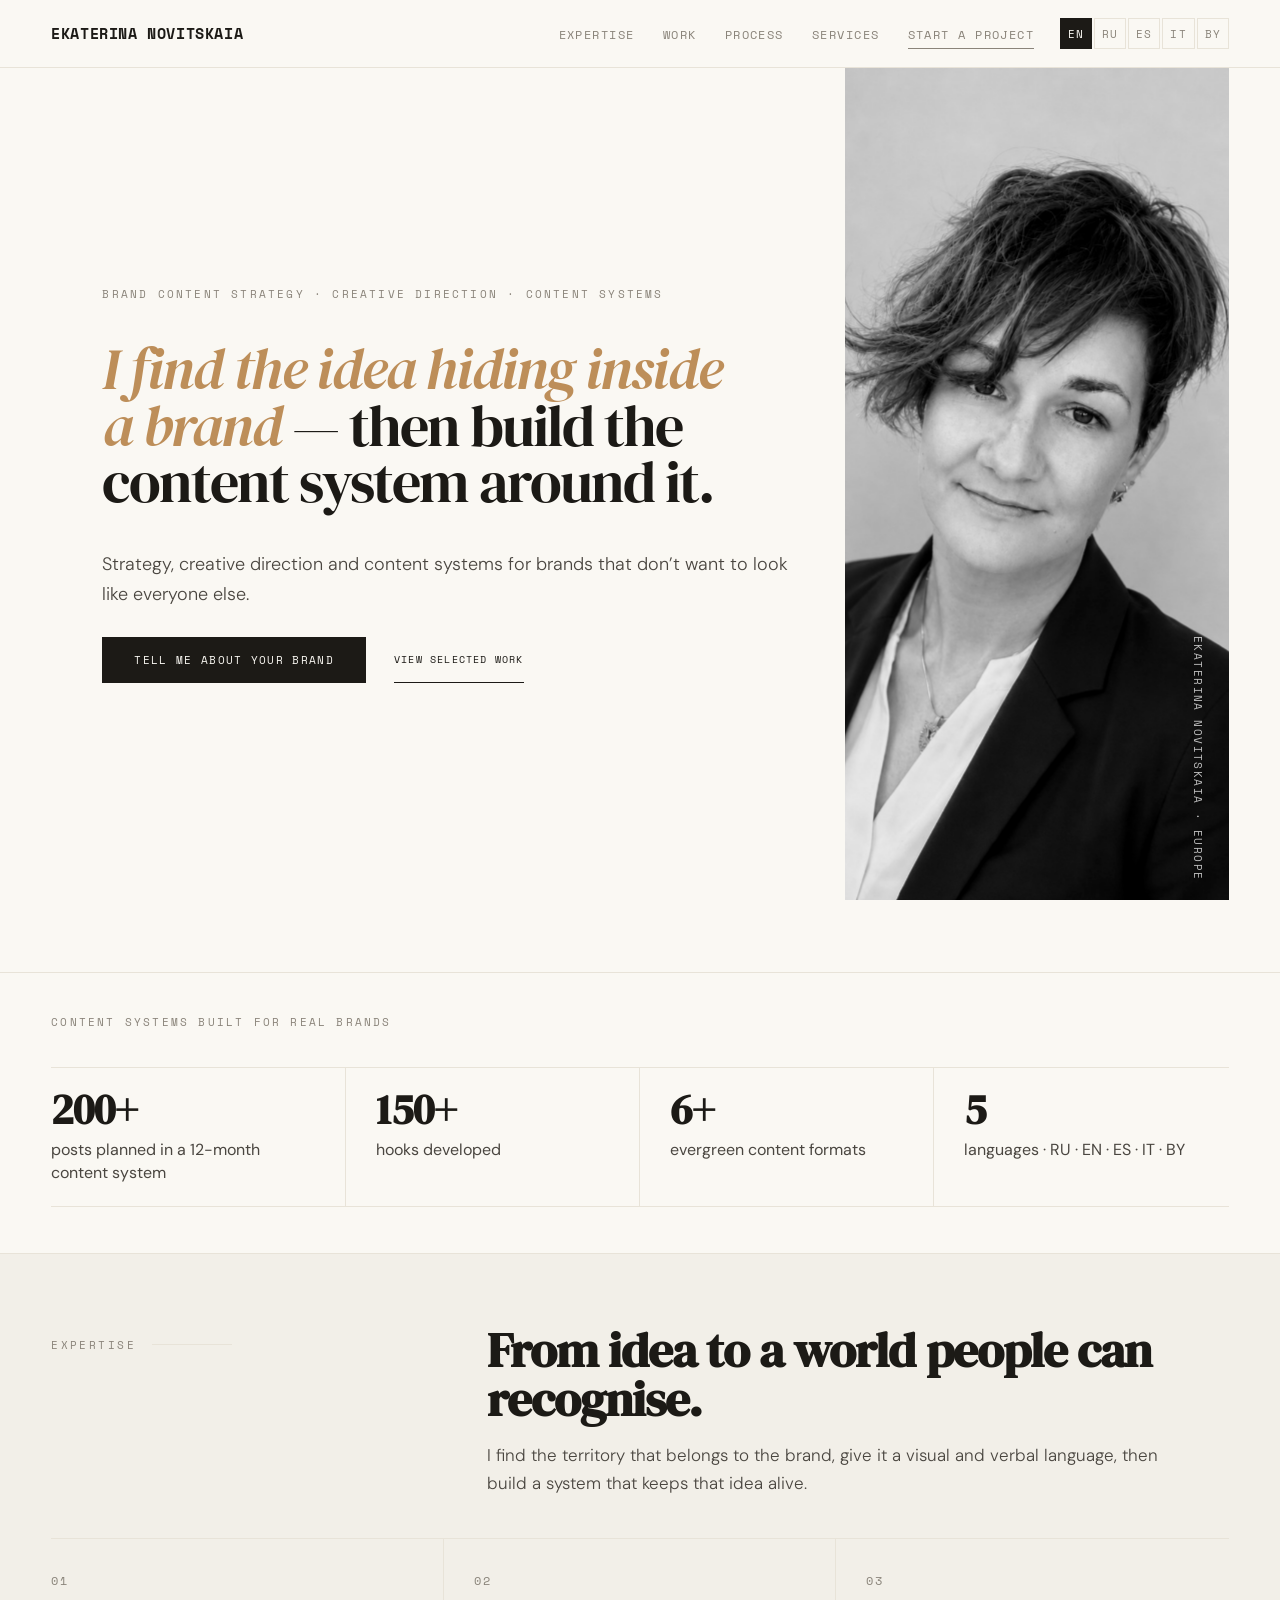
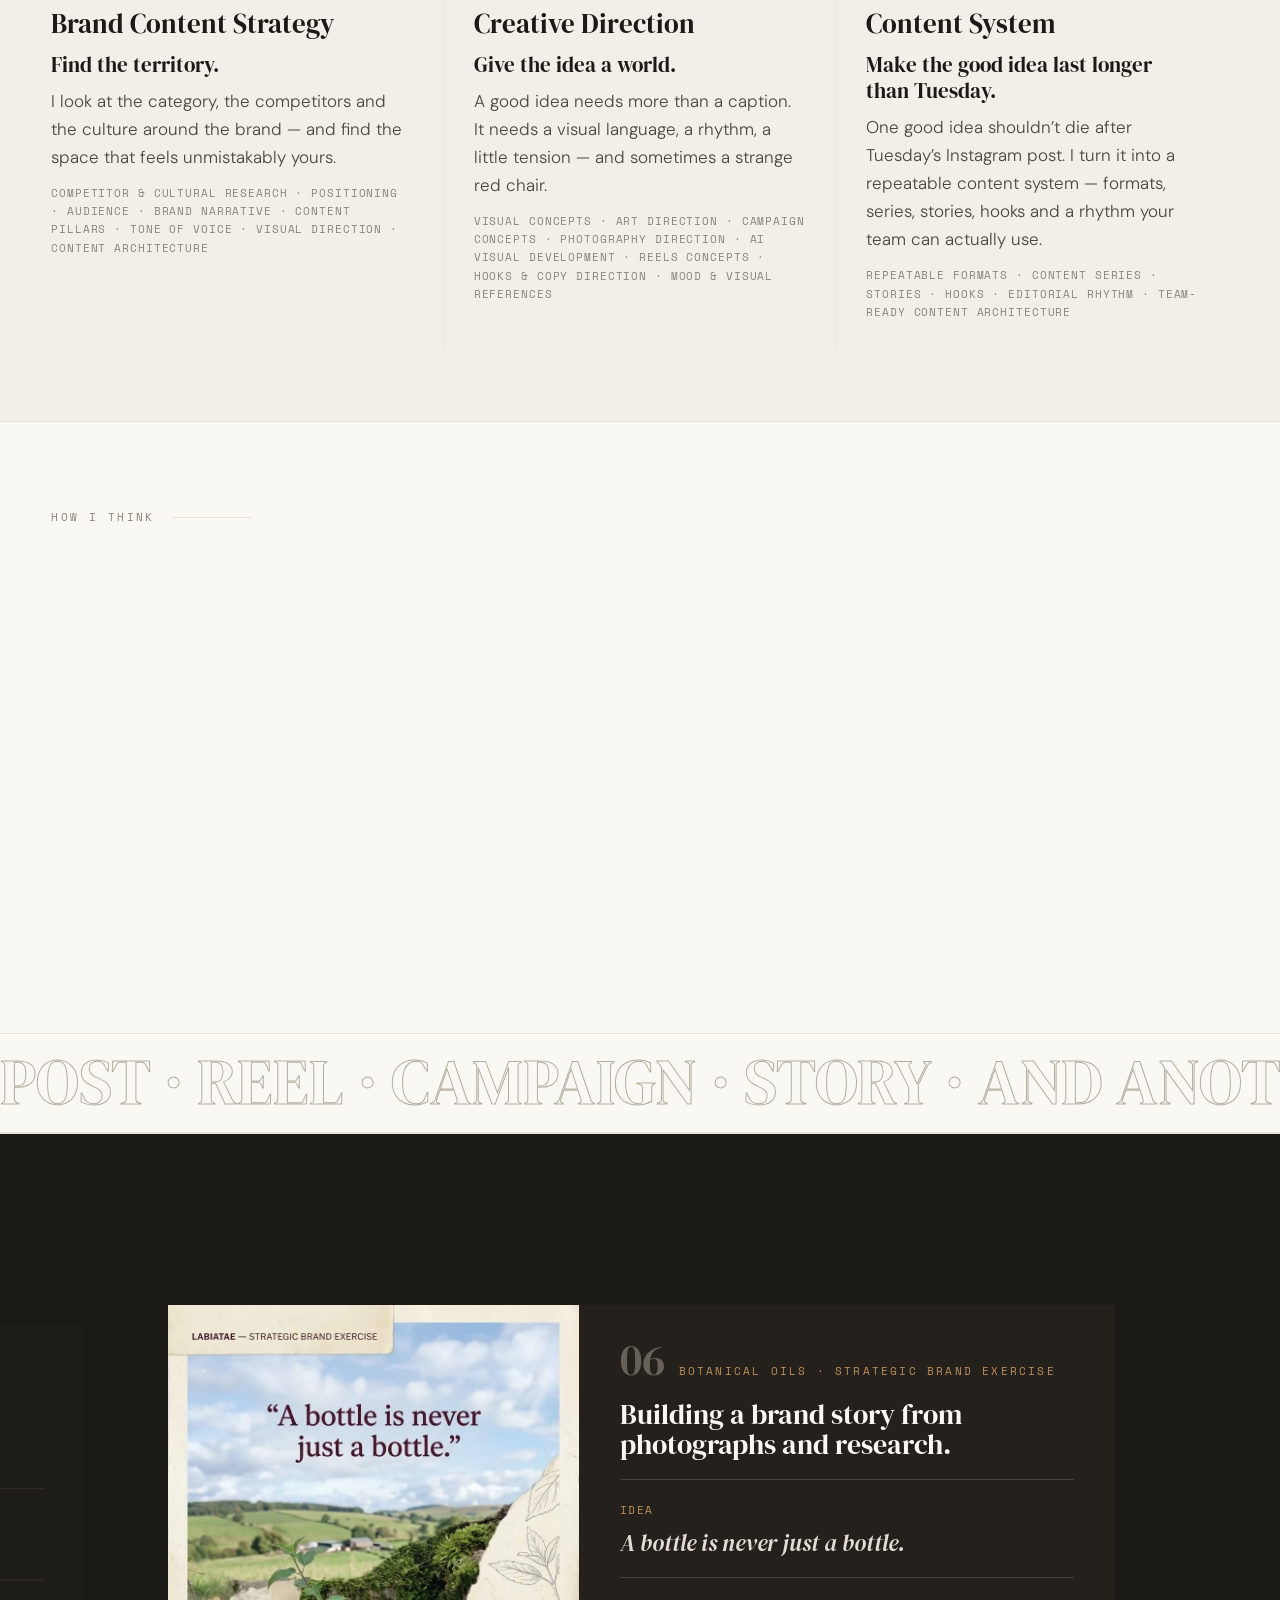
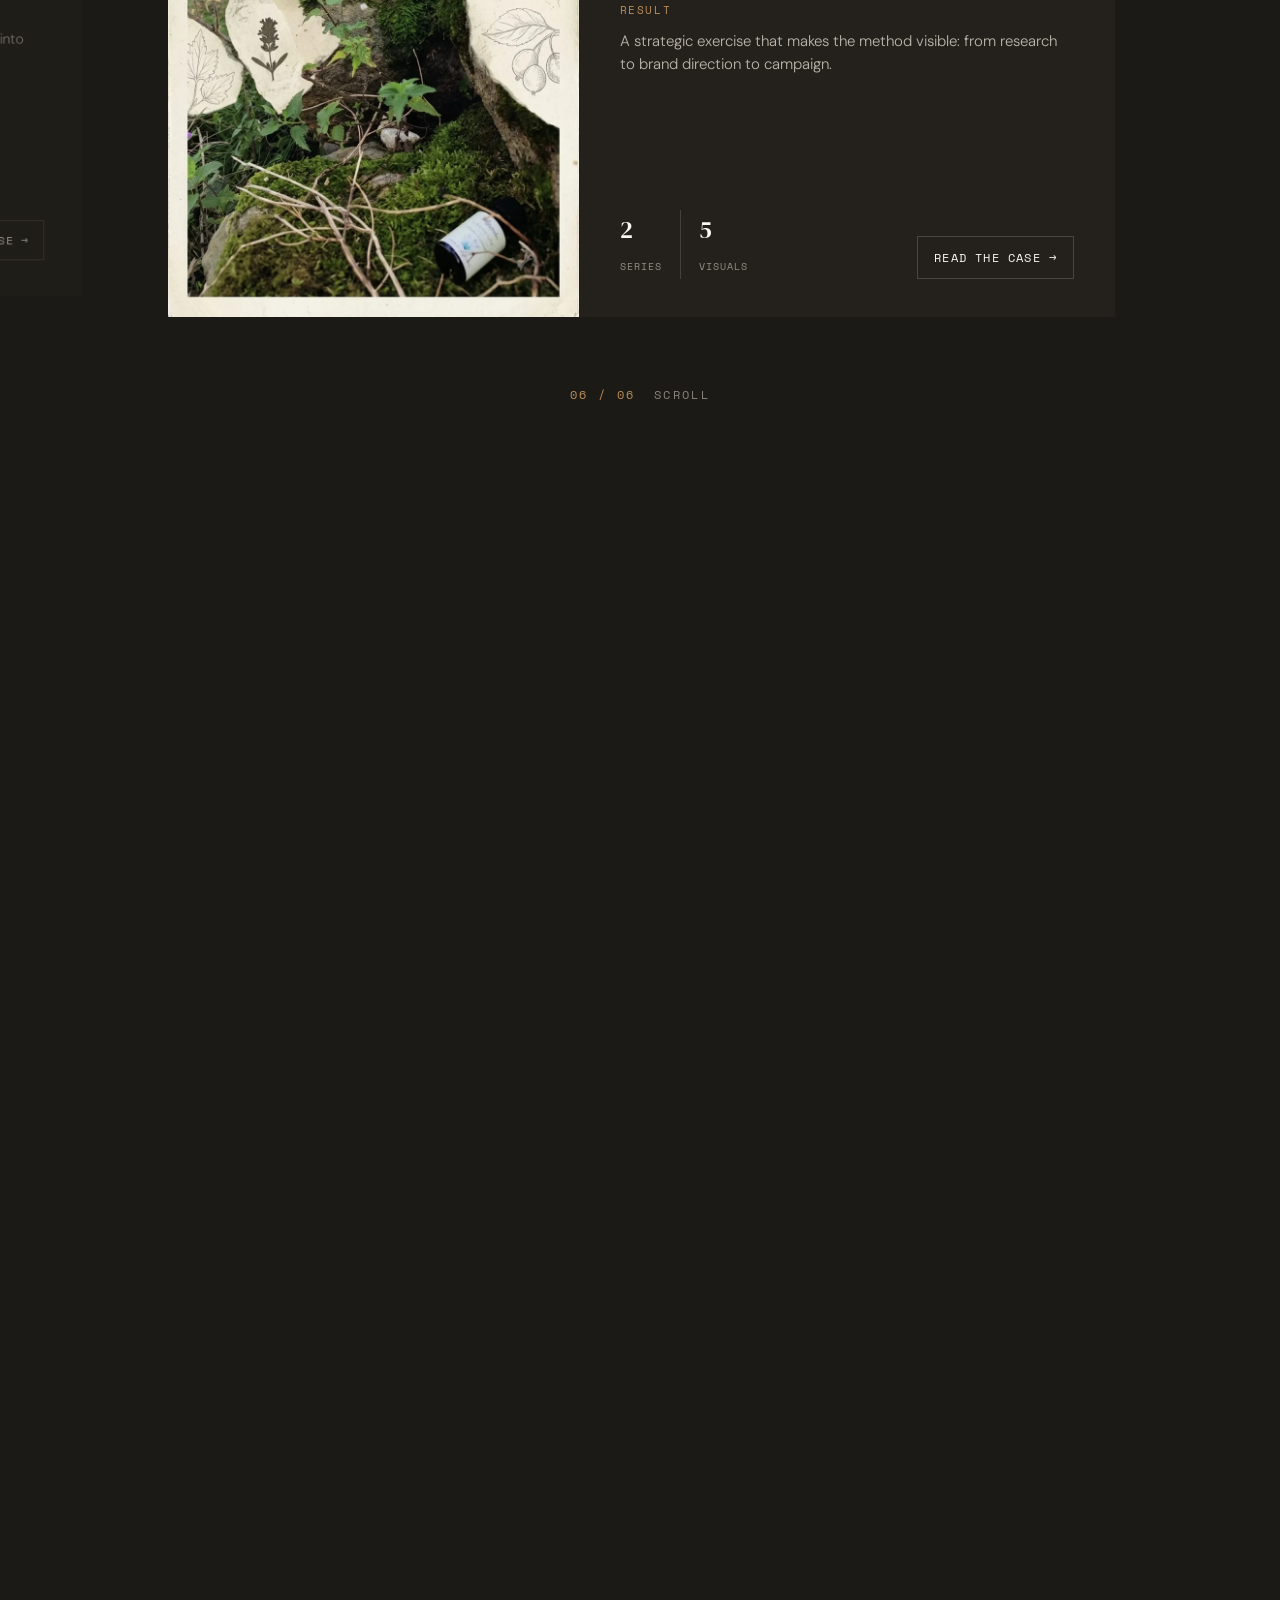
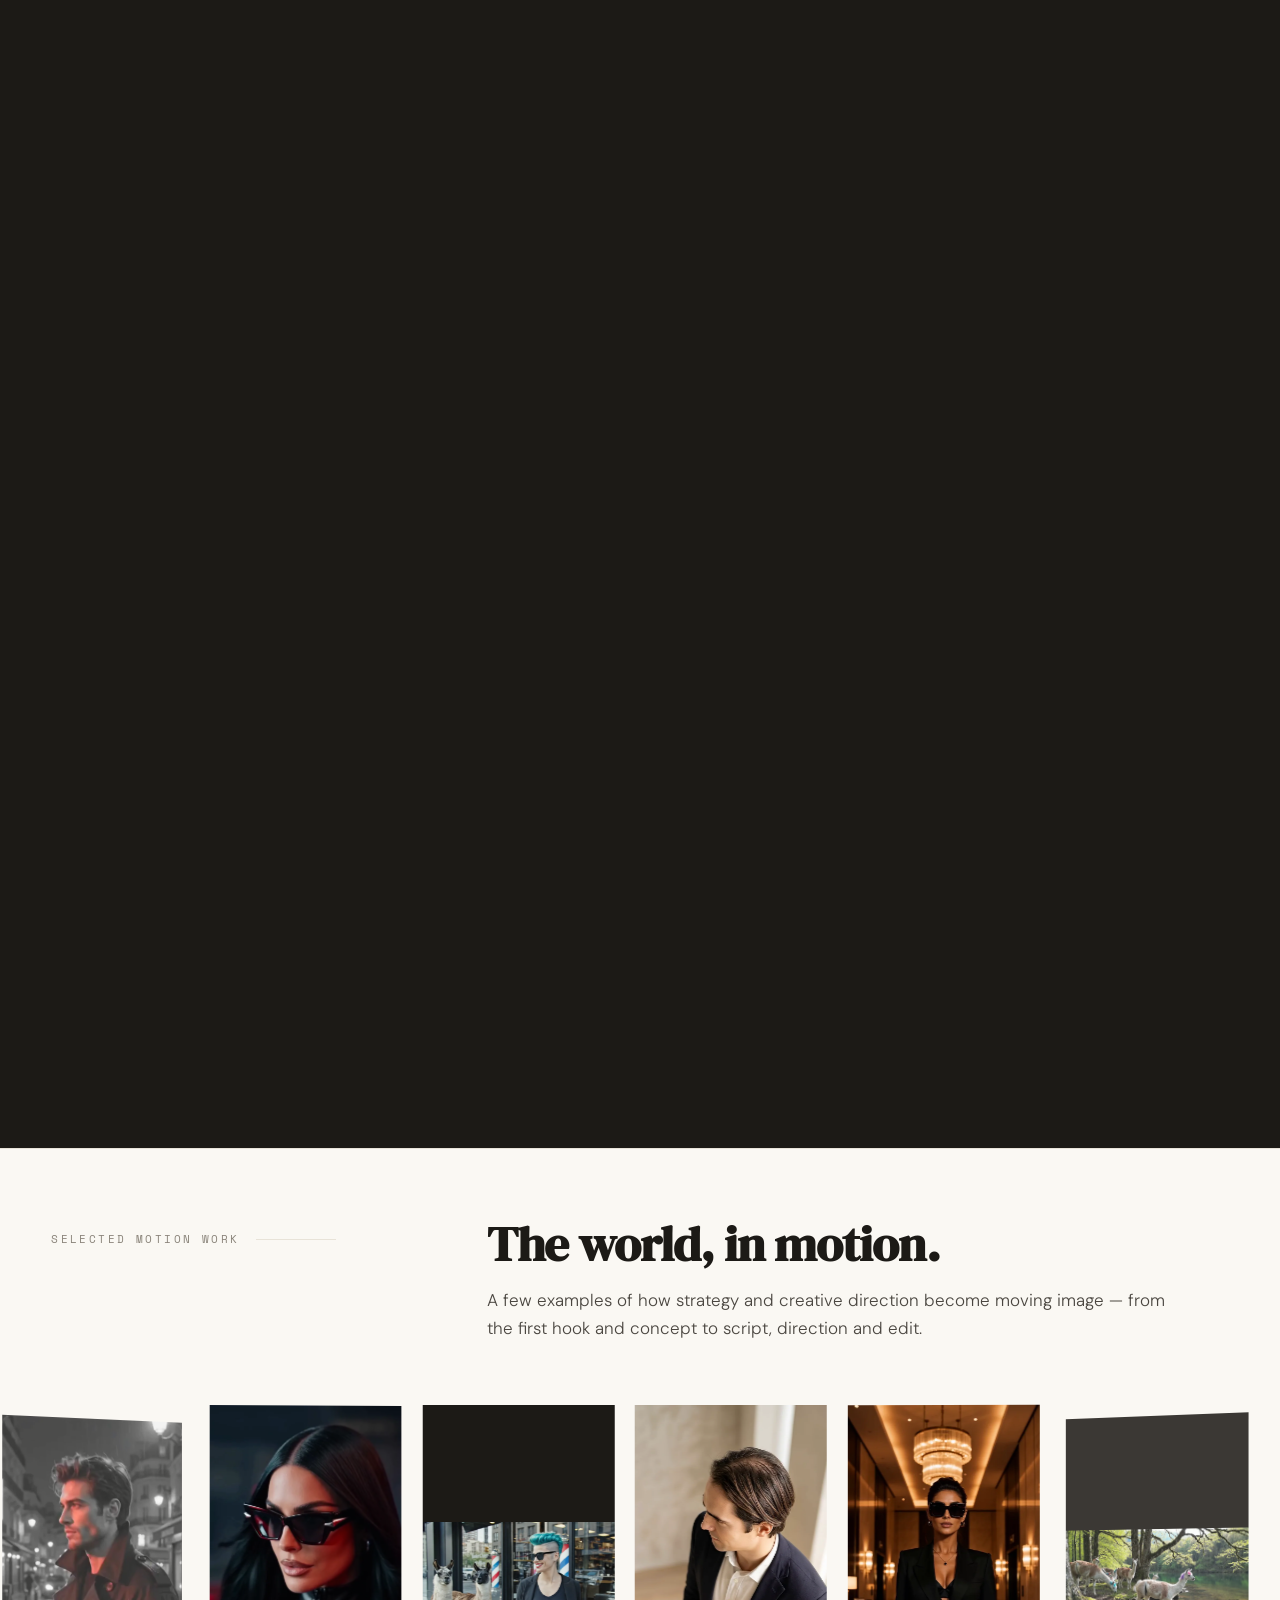
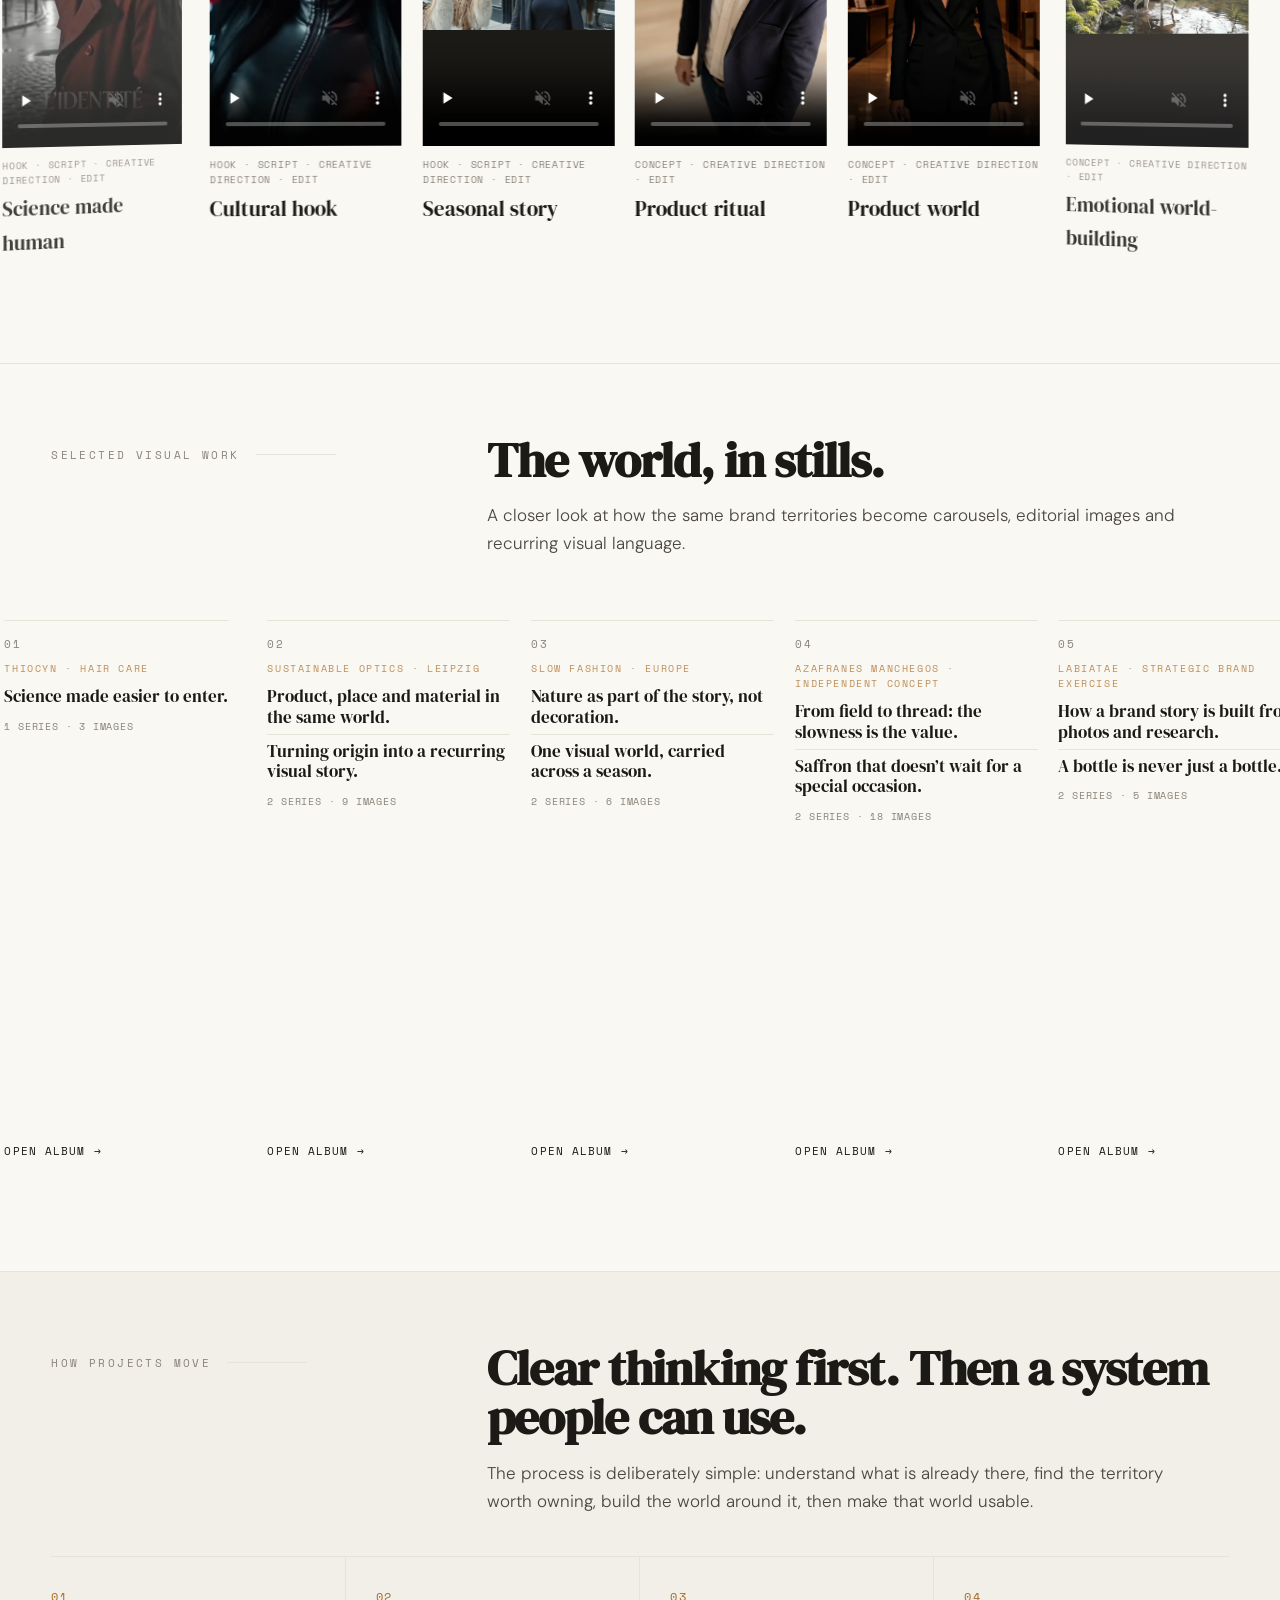
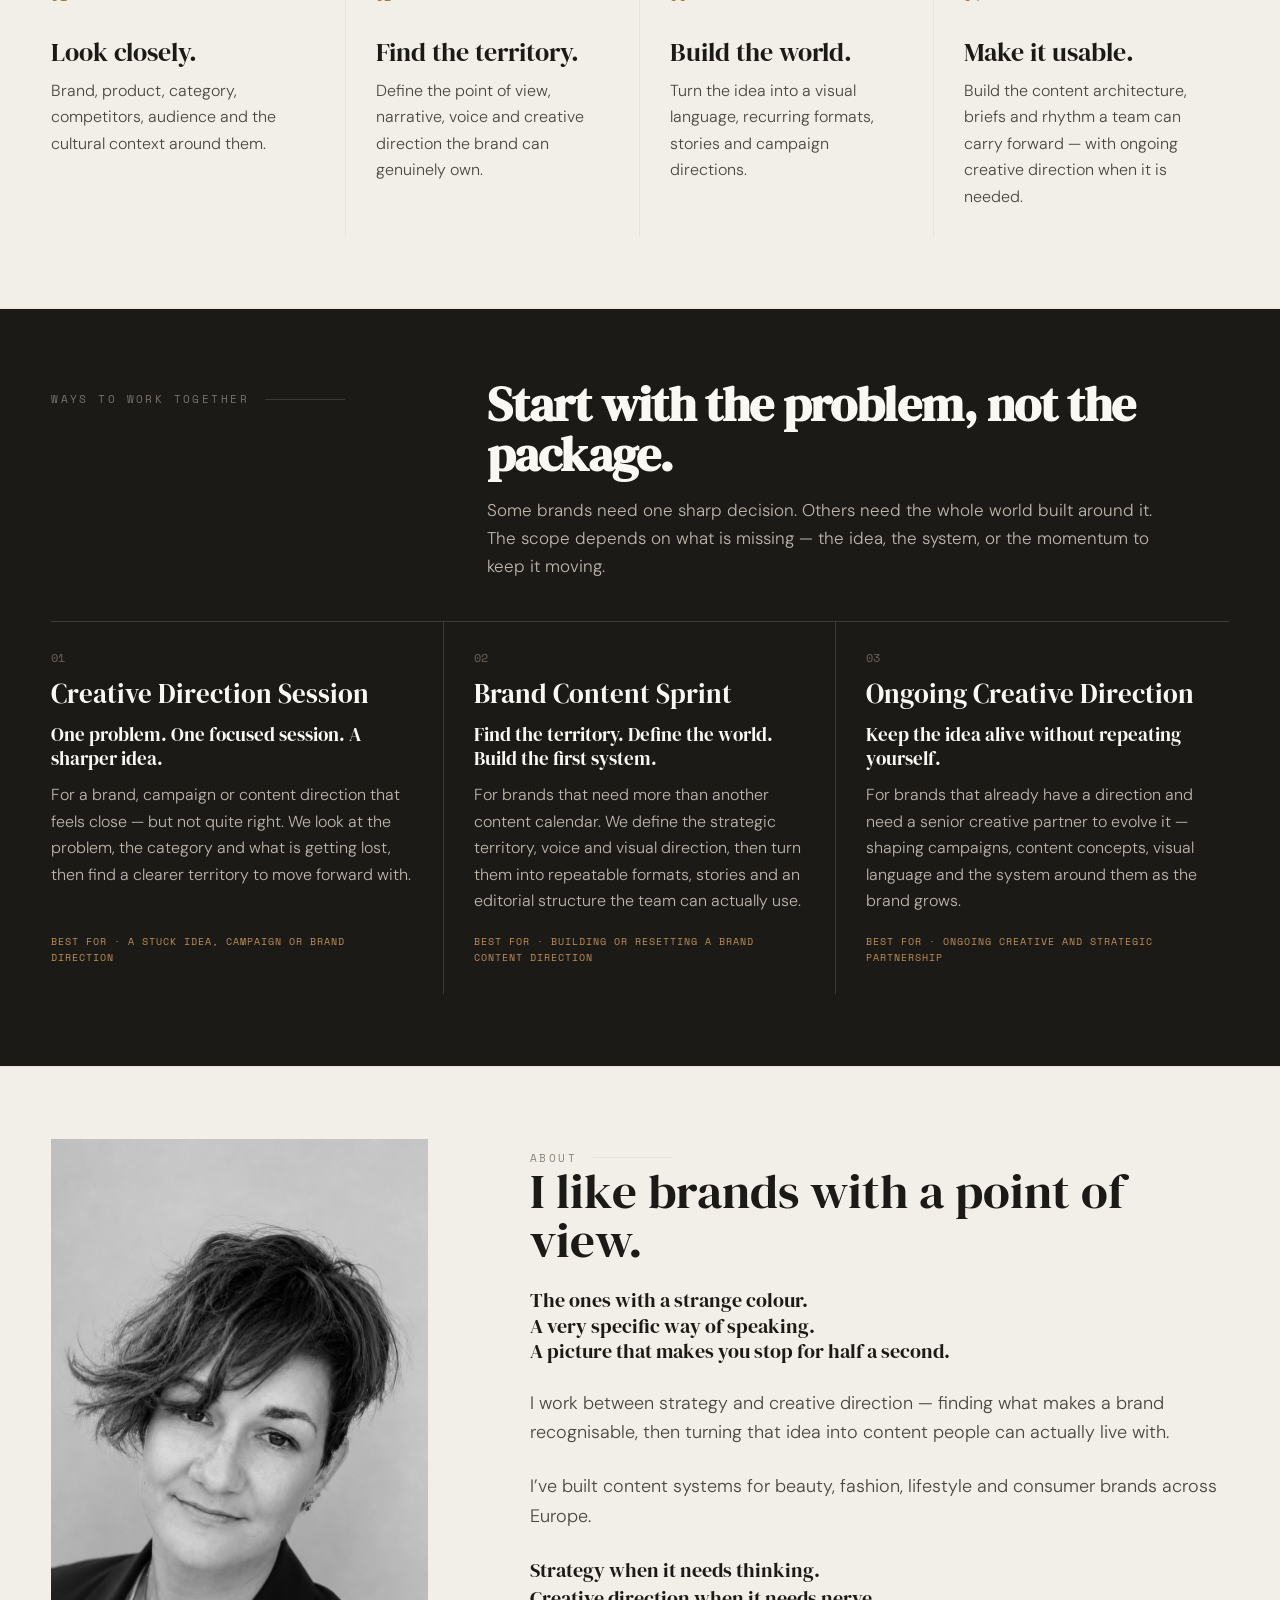
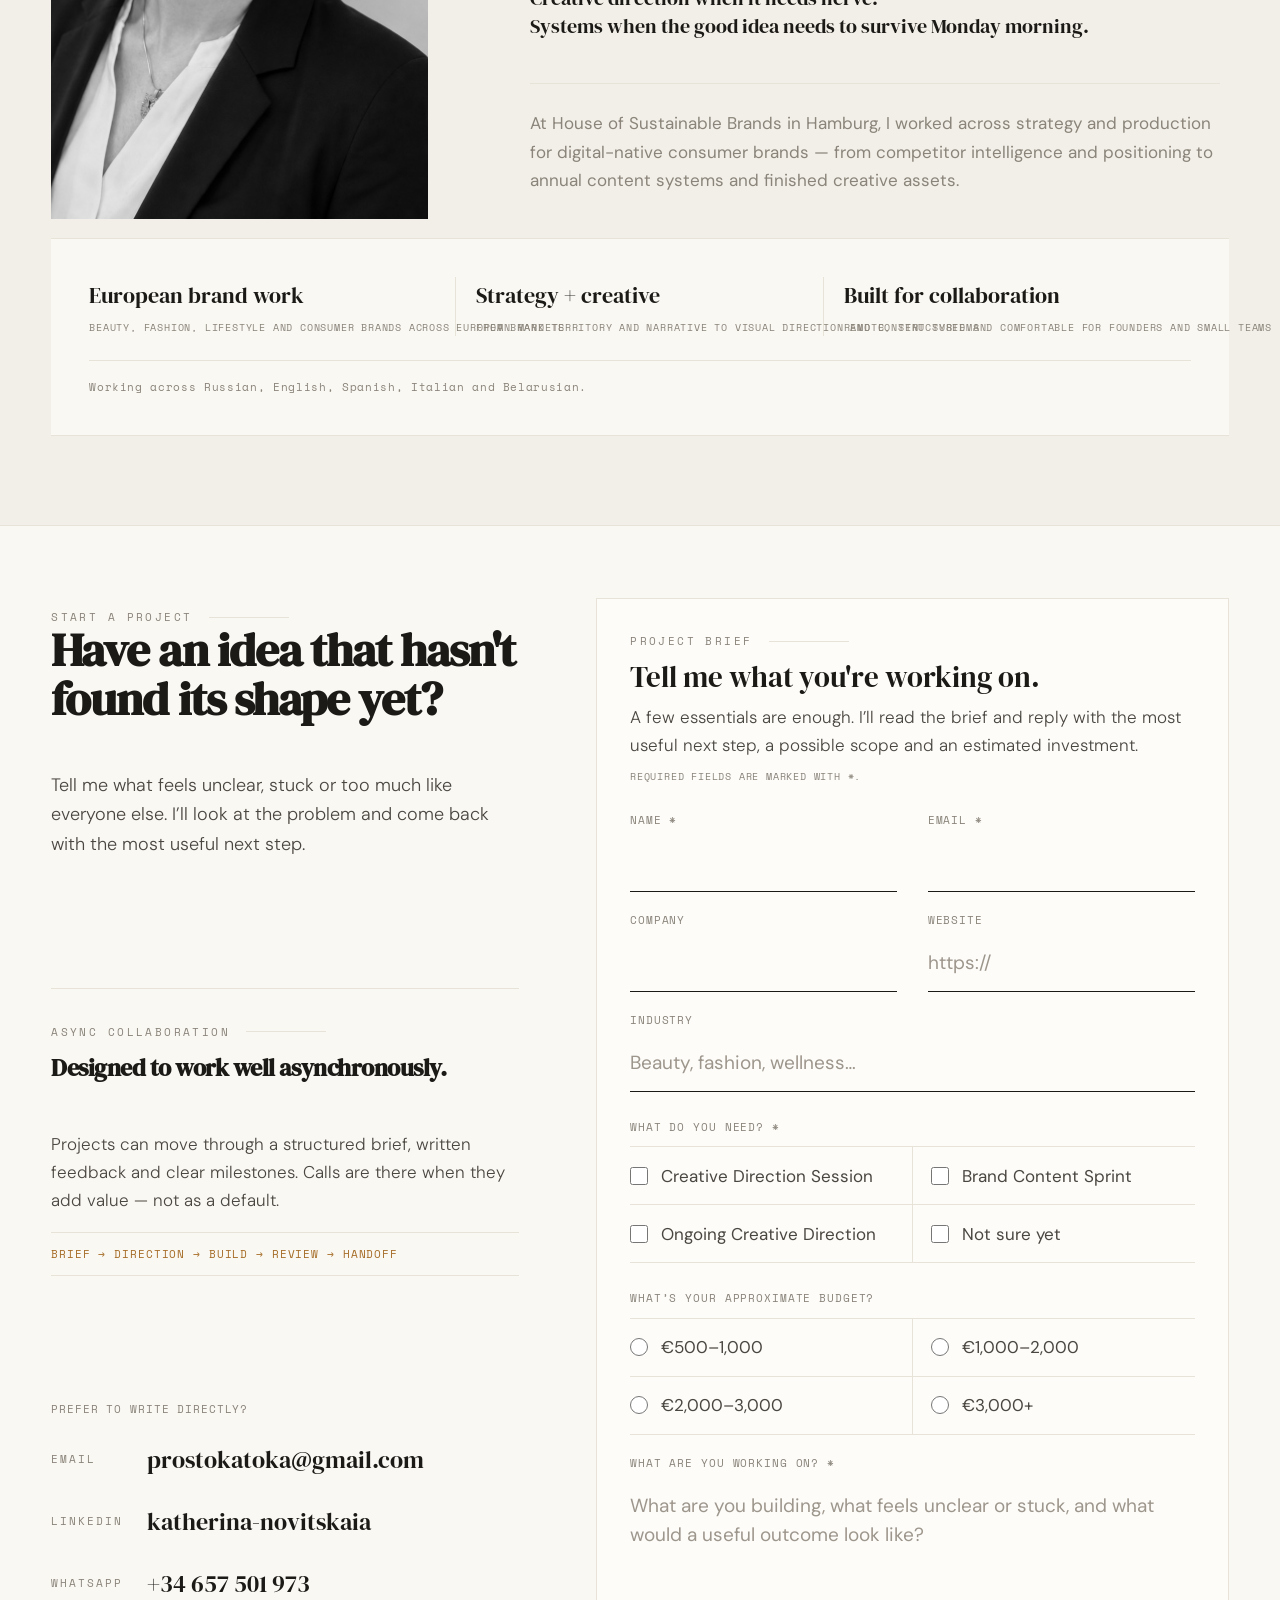
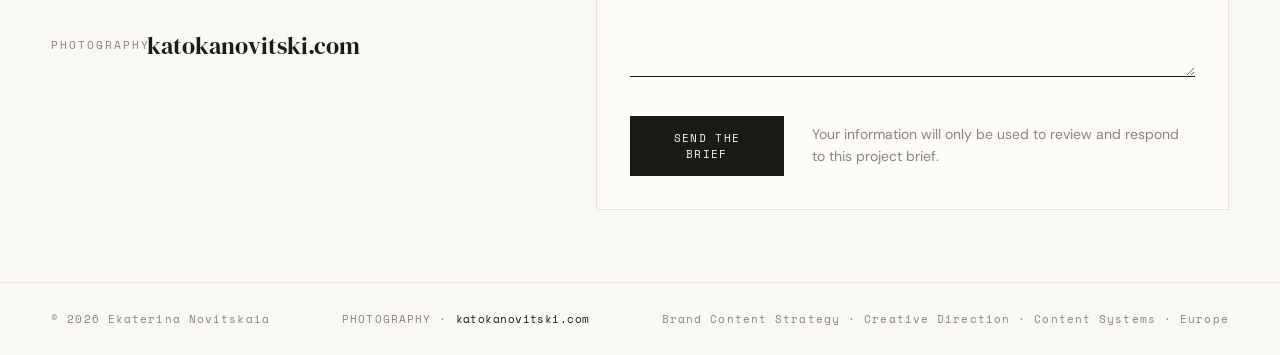
<file: index.source.html>
<!DOCTYPE html>
<html lang="en">
<head>
<meta charset="UTF-8">
  <meta name="p:domain_verify" content="e396afa4f882cdcd024bcfe8f3117f34"/>
<meta name="viewport" content="width=device-width, initial-scale=1.0">
<title>Ekaterina Novitskaia — Brand Content Strategy &amp; Creative Direction</title>
<meta name="description" content="Brand content strategy, creative direction and content systems for brands that want a distinctive point of view and a repeatable way to express it.">
<link rel="canonical" href="https://portfolio.katokanovitski.com/">
<meta property="og:type" content="website">
<meta property="og:url" content="https://portfolio.katokanovitski.com/">
<meta property="og:title" content="Ekaterina Novitskaia — Brand Content Strategy &amp; Creative Direction">
<meta property="og:description" content="Brand content strategy, creative direction and content systems for brands that want a distinctive point of view and a repeatable way to express it.">
<meta property="og:image" content="https://portfolio.katokanovitski.com/assets/img/hero/Kat-editorial-bw.jpg">
<meta name="twitter:card" content="summary_large_image">
<meta name="twitter:title" content="Ekaterina Novitskaia — Brand Content Strategy &amp; Creative Direction">
<meta name="twitter:description" content="Brand content strategy, creative direction and content systems for brands that want a distinctive point of view and a repeatable way to express it.">
<meta name="twitter:image" content="https://portfolio.katokanovitski.com/assets/img/hero/Kat-editorial-bw.jpg">
<link rel="icon" type="image/jpeg" href="assets/img/hero/Kat-editorial-bw.jpg">
<link rel="preconnect" href="https://fonts.googleapis.com">
<link rel="preconnect" href="https://fonts.gstatic.com" crossorigin>
<link href="https://fonts.googleapis.com/css2?family=DM+Serif+Display:ital@0;1&amp;family=Space+Mono:ital,wght@0,400;0,700;1,400&amp;family=DM+Sans:wght@300;400;500&amp;display=swap" rel="stylesheet">
<link rel="stylesheet" href="strategic.css?v=20261127-albums">
</head>
<body>
<nav></nav>

<section id="hero"></section>

<section id="gallery" data-screen-label="Gallery">
  <div class="gallery-grid" id="galleryGrid">
    <article class="gallery-item gallery-item--single" data-case="haircare" data-type="photo">
      <div class="carousel" role="group" aria-label="Thiocyn educational carousel" tabindex="0">
        <div class="carousel-track">
          <img loading="lazy" decoding="async" class="carousel-slide" src="assets/img/cases/hair-loss/Slider-1-1.webp" alt="Science made easier to enter." data-i18n-alt="gallery1Title">
          <img loading="lazy" decoding="async" class="carousel-slide" src="assets/img/cases/hair-loss/Slider-1-2.webp" alt="Science made easier to enter." data-i18n-alt="gallery1Title">
          <img loading="lazy" decoding="async" class="carousel-slide" src="assets/img/cases/hair-loss/Slider-1-3.webp" alt="Science made easier to enter." data-i18n-alt="gallery1Title">
        </div>
        <button class="carousel-btn prev" type="button">&#8592;</button>
        <button class="carousel-btn next" type="button">&#8594;</button>
        <div class="carousel-counter" aria-live="polite">1 / 3</div>
      </div>
      <div class="gallery-caption">
        <div class="gallery-caption-brand" data-i18n="gallery1Brand">Thiocyn · Hair care</div>
        <div class="gallery-caption-title" data-i18n="gallery1Title">Science made easier to enter.</div>
        <div class="gallery-caption-role" data-i18n="gallery1Role">Educational carousel · Content direction + art direction</div>
      </div>
    </article>

    <article class="gallery-item" data-case="sunglasses" data-type="photo">
      <div class="carousel" role="group" aria-label="Sustainable optics lifestyle series" tabindex="0">
        <div class="carousel-track">
          <img loading="lazy" decoding="async" class="carousel-slide" src="assets/img/cases/sunglasses/6-1.webp" alt="Product, place and material in the same world." data-i18n-alt="gallery3Title">
          <img loading="lazy" decoding="async" class="carousel-slide" src="assets/img/cases/sunglasses/6-2.webp" alt="Product, place and material in the same world." data-i18n-alt="gallery3Title">
          <img loading="lazy" decoding="async" class="carousel-slide" src="assets/img/cases/sunglasses/6-3.webp" alt="Product, place and material in the same world." data-i18n-alt="gallery3Title">
        </div>
        <button class="carousel-btn prev" type="button">&#8592;</button>
        <button class="carousel-btn next" type="button">&#8594;</button>
        <div class="carousel-counter" aria-live="polite">1 / 3</div>
      </div>
      <div class="gallery-caption">
        <div class="gallery-caption-brand" data-i18n="gallery3Brand">Sustainable optics · Leipzig</div>
        <div class="gallery-caption-title" data-i18n="gallery3Title">Product, place and material in the same world.</div>
        <div class="gallery-caption-role" data-i18n="gallery3Role">Lifestyle series · Visual direction + copy</div>
      </div>
    </article>

    <article class="gallery-item" data-case="sunglasses" data-type="photo">
      <div class="carousel" role="group" aria-label="Sustainable optics brand carousel" tabindex="0">
        <div class="carousel-track">
          <img loading="lazy" decoding="async" class="carousel-slide" src="assets/img/cases/sunglasses/Carusel-cover.webp" alt="Turning origin into a recurring visual story." data-i18n-alt="gallery4Title">
          <img loading="lazy" decoding="async" class="carousel-slide" src="assets/img/cases/sunglasses/Carusel-1.webp" alt="Turning origin into a recurring visual story." data-i18n-alt="gallery4Title">
          <img loading="lazy" decoding="async" class="carousel-slide" src="assets/img/cases/sunglasses/Carusel-2.webp" alt="Turning origin into a recurring visual story." data-i18n-alt="gallery4Title">
          <img loading="lazy" decoding="async" class="carousel-slide" src="assets/img/cases/sunglasses/Carusel-3.webp" alt="Turning origin into a recurring visual story." data-i18n-alt="gallery4Title">
          <img loading="lazy" decoding="async" class="carousel-slide" src="assets/img/cases/sunglasses/Carusel-4.webp" alt="Turning origin into a recurring visual story." data-i18n-alt="gallery4Title">
          <img loading="lazy" decoding="async" class="carousel-slide" src="assets/img/cases/sunglasses/Carusel-5.webp" alt="Turning origin into a recurring visual story." data-i18n-alt="gallery4Title">
        </div>
        <button class="carousel-btn prev" type="button">&#8592;</button>
        <button class="carousel-btn next" type="button">&#8594;</button>
        <div class="carousel-counter" aria-live="polite">1 / 6</div>
      </div>
      <div class="gallery-caption">
        <div class="gallery-caption-brand" data-i18n="gallery4Brand">Sustainable optics · Leipzig</div>
        <div class="gallery-caption-title" data-i18n="gallery4Title">Turning origin into a recurring visual story.</div>
        <div class="gallery-caption-role" data-i18n="gallery4Role">Brand carousel · Art direction + storytelling</div>
      </div>
    </article>

    <article class="gallery-item" data-case="lifestyle" data-type="photo">
      <div class="carousel" role="group" aria-label="Slow fashion seasonal series" tabindex="0">
        <div class="carousel-track">
          <img loading="lazy" decoding="async" class="carousel-slide" src="assets/img/cases/lifestyle/Holly-0.webp" alt="Nature as part of the story, not decoration." data-i18n-alt="gallery5Title">
          <img loading="lazy" decoding="async" class="carousel-slide" src="assets/img/cases/lifestyle/Holly-01.webp" alt="Nature as part of the story, not decoration." data-i18n-alt="gallery5Title">
          <img loading="lazy" decoding="async" class="carousel-slide" src="assets/img/cases/lifestyle/Holly-12.webp" alt="Nature as part of the story, not decoration." data-i18n-alt="gallery5Title">
        </div>
        <button class="carousel-btn prev" type="button">&#8592;</button>
        <button class="carousel-btn next" type="button">&#8594;</button>
        <div class="carousel-counter" aria-live="polite">1 / 3</div>
      </div>
      <div class="gallery-caption">
        <div class="gallery-caption-brand" data-i18n="gallery5Brand">Slow fashion · Europe</div>
        <div class="gallery-caption-title" data-i18n="gallery5Title">Nature as part of the story, not decoration.</div>
        <div class="gallery-caption-role" data-i18n="gallery5Role">Seasonal series · Brand narrative + art direction</div>
      </div>
    </article>

    <article class="gallery-item" data-case="lifestyle" data-type="photo">
      <div class="carousel" role="group" aria-label="Slow fashion world-building carousel" tabindex="0">
        <div class="carousel-track">
          <img loading="lazy" decoding="async" class="carousel-slide" src="assets/img/cases/lifestyle/Slider-3-1.webp" alt="One visual world, carried across a season." data-i18n-alt="gallery6Title">
          <img loading="lazy" decoding="async" class="carousel-slide" src="assets/img/cases/lifestyle/Slider-3-2.webp" alt="One visual world, carried across a season." data-i18n-alt="gallery6Title">
          <img loading="lazy" decoding="async" class="carousel-slide" src="assets/img/cases/lifestyle/Slider-3-3.webp" alt="One visual world, carried across a season." data-i18n-alt="gallery6Title">
        </div>
        <button class="carousel-btn prev" type="button">&#8592;</button>
        <button class="carousel-btn next" type="button">&#8594;</button>
        <div class="carousel-counter" aria-live="polite">1 / 3</div>
      </div>
      <div class="gallery-caption">
        <div class="gallery-caption-brand" data-i18n="gallery6Brand">Slow fashion · Europe</div>
        <div class="gallery-caption-title" data-i18n="gallery6Title">One visual world, carried across a season.</div>
        <div class="gallery-caption-role" data-i18n="gallery6Role">World-building carousel · Visual concept + copy</div>
      </div>
    </article>

    <article class="gallery-item gallery-item--tall" data-case="saffron" data-type="photo">
      <div class="carousel" role="group" aria-label="Azafranes Manchegos origin series" tabindex="0">
        <div class="carousel-track">
          <img loading="lazy" decoding="async" class="carousel-slide" src="assets/img/cases/saffron/origin-01.webp" alt="From field to thread: the slowness is the value." data-i18n-alt="gallery7Title">
          <img loading="lazy" decoding="async" class="carousel-slide" src="assets/img/cases/saffron/origin-02.webp" alt="From field to thread: the slowness is the value." data-i18n-alt="gallery7Title">
          <img loading="lazy" decoding="async" class="carousel-slide" src="assets/img/cases/saffron/origin-03.webp" alt="From field to thread: the slowness is the value." data-i18n-alt="gallery7Title">
          <img loading="lazy" decoding="async" class="carousel-slide" src="assets/img/cases/saffron/origin-04.webp" alt="From field to thread: the slowness is the value." data-i18n-alt="gallery7Title">
          <img loading="lazy" decoding="async" class="carousel-slide" src="assets/img/cases/saffron/origin-05.webp" alt="From field to thread: the slowness is the value." data-i18n-alt="gallery7Title">
          <img loading="lazy" decoding="async" class="carousel-slide" src="assets/img/cases/saffron/origin-06.webp" alt="From field to thread: the slowness is the value." data-i18n-alt="gallery7Title">
        </div>
        <button class="carousel-btn prev" type="button">&#8592;</button>
        <button class="carousel-btn next" type="button">&#8594;</button>
        <div class="carousel-counter" aria-live="polite">1 / 6</div>
      </div>
      <div class="gallery-caption">
        <div class="gallery-caption-brand" data-i18n="gallery7Brand">Azafranes Manchegos · Independent concept</div>
        <div class="gallery-caption-title" data-i18n="gallery7Title">From field to thread: the slowness is the value.</div>
        <div class="gallery-caption-role" data-i18n="gallery7Role">Origin series · Creative direction + copy</div>
      </div>
    </article>

    <article class="gallery-item gallery-item--tall" data-case="saffron" data-type="photo">
      <div class="carousel" role="group" aria-label="Azafranes Manchegos kitchen story" tabindex="0">
        <div class="carousel-track">
          <img loading="lazy" decoding="async" class="carousel-slide" src="assets/img/cases/saffron/kitchen-01.webp" alt="Saffron that doesn’t wait for a special occasion." data-i18n-alt="gallery8Title">
          <img loading="lazy" decoding="async" class="carousel-slide" src="assets/img/cases/saffron/kitchen-05.webp" alt="Saffron that doesn’t wait for a special occasion." data-i18n-alt="gallery8Title">
          <img loading="lazy" decoding="async" class="carousel-slide" src="assets/img/cases/saffron/kitchen-02.webp" alt="Saffron that doesn’t wait for a special occasion." data-i18n-alt="gallery8Title">
          <img loading="lazy" decoding="async" class="carousel-slide" src="assets/img/cases/saffron/kitchen-03.webp" alt="Saffron that doesn’t wait for a special occasion." data-i18n-alt="gallery8Title">
          <img loading="lazy" decoding="async" class="carousel-slide" src="assets/img/cases/saffron/kitchen-06.webp" alt="Saffron that doesn’t wait for a special occasion." data-i18n-alt="gallery8Title">
          <img loading="lazy" decoding="async" class="carousel-slide" src="assets/img/cases/saffron/kitchen-07.webp" alt="Saffron that doesn’t wait for a special occasion." data-i18n-alt="gallery8Title">
          <img loading="lazy" decoding="async" class="carousel-slide" src="assets/img/cases/saffron/kitchen-04.webp" alt="Saffron that doesn’t wait for a special occasion." data-i18n-alt="gallery8Title">
          <img loading="lazy" decoding="async" class="carousel-slide" src="assets/img/cases/saffron/kitchen-09.webp" alt="Saffron that doesn’t wait for a special occasion." data-i18n-alt="gallery8Title">
          <img loading="lazy" decoding="async" class="carousel-slide" src="assets/img/cases/saffron/kitchen-08.webp" alt="Saffron that doesn’t wait for a special occasion." data-i18n-alt="gallery8Title">
          <img loading="lazy" decoding="async" class="carousel-slide" src="assets/img/cases/saffron/kitchen-10.webp" alt="Saffron that doesn’t wait for a special occasion." data-i18n-alt="gallery8Title">
          <img loading="lazy" decoding="async" class="carousel-slide" src="assets/img/cases/saffron/kitchen-11.webp" alt="Saffron that doesn’t wait for a special occasion." data-i18n-alt="gallery8Title">
          <img loading="lazy" decoding="async" class="carousel-slide" src="assets/img/cases/saffron/kitchen-12.webp" alt="Saffron that doesn’t wait for a special occasion." data-i18n-alt="gallery8Title">
        </div>
        <button class="carousel-btn prev" type="button">&#8592;</button>
        <button class="carousel-btn next" type="button">&#8594;</button>
        <div class="carousel-counter" aria-live="polite">1 / 12</div>
      </div>
      <div class="gallery-caption">
        <div class="gallery-caption-brand" data-i18n="gallery8Brand">Azafranes Manchegos · Independent concept</div>
        <div class="gallery-caption-title" data-i18n="gallery8Title">Saffron that doesn’t wait for a special occasion.</div>
        <div class="gallery-caption-role" data-i18n="gallery8Role">Kitchen story · Strategy + creative direction + copy</div>
      </div>
    </article>

    <article class="gallery-item gallery-item--tall" data-case="labiatae" data-type="photo">
      <div class="carousel" role="group" aria-label="Labiatae research and moodboard" tabindex="0">
        <div class="carousel-track">
          <img loading="lazy" decoding="async" class="carousel-slide" src="assets/img/cases/labiatae/research-01.webp" alt="How a brand story is built from photos and research." data-i18n-alt="gallery9Title">
          <img loading="lazy" decoding="async" class="carousel-slide" src="assets/img/cases/labiatae/research-02.webp" alt="How a brand story is built from photos and research." data-i18n-alt="gallery9Title">
          <img loading="lazy" decoding="async" class="carousel-slide" src="assets/img/cases/labiatae/research-03.webp" alt="How a brand story is built from photos and research." data-i18n-alt="gallery9Title">
        </div>
        <button class="carousel-btn prev" type="button">&#8592;</button>
        <button class="carousel-btn next" type="button">&#8594;</button>
        <div class="carousel-counter" aria-live="polite">1 / 3</div>
      </div>
      <div class="gallery-caption">
        <div class="gallery-caption-brand" data-i18n="gallery9Brand">Labiatae · Strategic brand exercise</div>
        <div class="gallery-caption-title" data-i18n="gallery9Title">How a brand story is built from photos and research.</div>
        <div class="gallery-caption-role" data-i18n="gallery9Role">Research desk + moodboard · Brand direction</div>
      </div>
    </article>

    <article class="gallery-item gallery-item--tall" data-case="labiatae" data-type="photo">
      <div class="carousel" role="group" aria-label="Labiatae campaign posters" tabindex="0">
        <div class="carousel-track">
          <img loading="lazy" decoding="async" class="carousel-slide" src="assets/img/cases/labiatae/campaign-01.webp" alt="A bottle is never just a bottle." data-i18n-alt="gallery10Title">
          <img loading="lazy" decoding="async" class="carousel-slide" src="assets/img/cases/labiatae/campaign-02.webp" alt="A bottle is never just a bottle." data-i18n-alt="gallery10Title">
        </div>
        <button class="carousel-btn prev" type="button">&#8592;</button>
        <button class="carousel-btn next" type="button">&#8594;</button>
        <div class="carousel-counter" aria-live="polite">1 / 2</div>
      </div>
      <div class="gallery-caption">
        <div class="gallery-caption-brand" data-i18n="gallery10Brand">Labiatae · Strategic brand exercise</div>
        <div class="gallery-caption-title" data-i18n="gallery10Title">A bottle is never just a bottle.</div>
        <div class="gallery-caption-role" data-i18n="gallery10Role">Campaign posters · Concept + copy</div>
      </div>
    </article>

    <article class="gallery-item gallery-item--tall" data-case="lavender" data-type="photo">
      <div class="carousel" role="group" aria-label="Palentina de Aromáticas brand idea" tabindex="0">
        <div class="carousel-track">
          <img loading="lazy" decoding="async" class="carousel-slide" src="assets/img/cases/lavender/idea-01.webp" alt="One flower. Many industries." data-i18n-alt="gallery11Title">
          <img loading="lazy" decoding="async" class="carousel-slide" src="assets/img/cases/lavender/idea-02.webp" alt="One flower. Many industries." data-i18n-alt="gallery11Title">
          <img loading="lazy" decoding="async" class="carousel-slide" src="assets/img/cases/lavender/idea-03.webp" alt="One flower. Many industries." data-i18n-alt="gallery11Title">
        </div>
        <button class="carousel-btn prev" type="button">&#8592;</button>
        <button class="carousel-btn next" type="button">&#8594;</button>
        <div class="carousel-counter" aria-live="polite">1 / 3</div>
      </div>
      <div class="gallery-caption">
        <div class="gallery-caption-brand" data-i18n="gallery11Brand">Palentina de Aromáticas · Independent concept</div>
        <div class="gallery-caption-title" data-i18n="gallery11Title">One flower. Many industries.</div>
        <div class="gallery-caption-role" data-i18n="gallery11Role">Brand idea · Strategy + concept</div>
      </div>
    </article>

    <article class="gallery-item gallery-item--tall" data-case="lavender" data-type="photo">
      <div class="carousel" role="group" aria-label="Palentina de Aromáticas territory moodboards" tabindex="0">
        <div class="carousel-track">
          <img loading="lazy" decoding="async" class="carousel-slide" src="assets/img/cases/lavender/territory-01.webp" alt="Lavender is more than a scent." data-i18n-alt="gallery12Title">
          <img loading="lazy" decoding="async" class="carousel-slide" src="assets/img/cases/lavender/territory-02.webp" alt="Lavender is more than a scent." data-i18n-alt="gallery12Title">
          <img loading="lazy" decoding="async" class="carousel-slide" src="assets/img/cases/lavender/territory-03.webp" alt="Lavender is more than a scent." data-i18n-alt="gallery12Title">
          <img loading="lazy" decoding="async" class="carousel-slide" src="assets/img/cases/lavender/territory-04.webp" alt="Lavender is more than a scent." data-i18n-alt="gallery12Title">
        </div>
        <button class="carousel-btn prev" type="button">&#8592;</button>
        <button class="carousel-btn next" type="button">&#8594;</button>
        <div class="carousel-counter" aria-live="polite">1 / 4</div>
      </div>
      <div class="gallery-caption">
        <div class="gallery-caption-brand" data-i18n="gallery12Brand">Palentina de Aromáticas · Independent concept</div>
        <div class="gallery-caption-title" data-i18n="gallery12Title">Lavender is more than a scent.</div>
        <div class="gallery-caption-role" data-i18n="gallery12Role">Territory moodboards · Research + art direction</div>
      </div>
    </article>

    <article class="gallery-item gallery-item--tall" data-case="lavender" data-type="photo">
      <div class="carousel" role="group" aria-label="Palentina de Aromáticas campaign posters" tabindex="0">
        <div class="carousel-track">
          <img loading="lazy" decoding="async" class="carousel-slide" src="assets/img/cases/lavender/campaign-01.webp" alt="A purple flower. A golden story." data-i18n-alt="gallery13Title">
          <img loading="lazy" decoding="async" class="carousel-slide" src="assets/img/cases/lavender/campaign-02.webp" alt="A purple flower. A golden story." data-i18n-alt="gallery13Title">
          <img loading="lazy" decoding="async" class="carousel-slide" src="assets/img/cases/lavender/campaign-03.webp" alt="A purple flower. A golden story." data-i18n-alt="gallery13Title">
        </div>
        <button class="carousel-btn prev" type="button">&#8592;</button>
        <button class="carousel-btn next" type="button">&#8594;</button>
        <div class="carousel-counter" aria-live="polite">1 / 3</div>
      </div>
      <div class="gallery-caption">
        <div class="gallery-caption-brand" data-i18n="gallery13Brand">Palentina de Aromáticas · Independent concept</div>
        <div class="gallery-caption-title" data-i18n="gallery13Title">A purple flower. A golden story.</div>
        <div class="gallery-caption-role" data-i18n="gallery13Role">Campaign posters · Concept + copy</div>
      </div>
    </article>

    <article class="gallery-item gallery-item--tall" data-case="lavender" data-type="photo">
      <div class="carousel" role="group" aria-label="Palentina de Aromáticas land series" tabindex="0">
        <div class="carousel-track">
          <img loading="lazy" decoding="async" class="carousel-slide" src="assets/img/cases/lavender/land-01.webp" alt="Beauty is not always delicate." data-i18n-alt="gallery14Title">
          <img loading="lazy" decoding="async" class="carousel-slide" src="assets/img/cases/lavender/land-02.webp" alt="Beauty is not always delicate." data-i18n-alt="gallery14Title">
          <img loading="lazy" decoding="async" class="carousel-slide" src="assets/img/cases/lavender/land-03.webp" alt="Beauty is not always delicate." data-i18n-alt="gallery14Title">
        </div>
        <button class="carousel-btn prev" type="button">&#8592;</button>
        <button class="carousel-btn next" type="button">&#8594;</button>
        <div class="carousel-counter" aria-live="polite">1 / 3</div>
      </div>
      <div class="gallery-caption">
        <div class="gallery-caption-brand" data-i18n="gallery14Brand">Palentina de Aromáticas · Independent concept</div>
        <div class="gallery-caption-title" data-i18n="gallery14Title">Beauty is not always delicate.</div>
        <div class="gallery-caption-role" data-i18n="gallery14Role">Land series · Art direction + storytelling</div>
      </div>
    </article>

    <article class="gallery-item gallery-item--tall" data-case="lavender" data-type="photo">
      <div class="carousel" role="group" aria-label="Palentina de Aromáticas industry posters" tabindex="0">
        <div class="carousel-track">
          <img loading="lazy" decoding="async" class="carousel-slide" src="assets/img/cases/lavender/industry-01.webp" alt="Lavender beyond the field." data-i18n-alt="gallery15Title">
          <img loading="lazy" decoding="async" class="carousel-slide carousel-slide--wide" src="assets/img/cases/lavender/industry-02.webp" alt="Lavender beyond the field." data-i18n-alt="gallery15Title">
          <img loading="lazy" decoding="async" class="carousel-slide" src="assets/img/cases/lavender/industry-03.webp" alt="Lavender beyond the field." data-i18n-alt="gallery15Title">
          <img loading="lazy" decoding="async" class="carousel-slide" src="assets/img/cases/lavender/industry-04.webp" alt="Lavender beyond the field." data-i18n-alt="gallery15Title">
          <img loading="lazy" decoding="async" class="carousel-slide" src="assets/img/cases/lavender/industry-05.webp" alt="Lavender beyond the field." data-i18n-alt="gallery15Title">
          <img loading="lazy" decoding="async" class="carousel-slide" src="assets/img/cases/lavender/industry-06.webp" alt="Lavender beyond the field." data-i18n-alt="gallery15Title">
        </div>
        <button class="carousel-btn prev" type="button">&#8592;</button>
        <button class="carousel-btn next" type="button">&#8594;</button>
        <div class="carousel-counter" aria-live="polite">1 / 6</div>
      </div>
      <div class="gallery-caption">
        <div class="gallery-caption-brand" data-i18n="gallery15Brand">Palentina de Aromáticas · Independent concept</div>
        <div class="gallery-caption-title" data-i18n="gallery15Title">Lavender beyond the field.</div>
        <div class="gallery-caption-role" data-i18n="gallery15Role">Industry posters · Concept + copy</div>
      </div>
    </article>

    <article class="gallery-item gallery-item--tall" data-case="salamanca" data-type="photo">
      <div class="carousel" role="group" aria-label="Salamanca street series" tabindex="0">
        <div class="carousel-track">
          <img loading="lazy" decoding="async" class="carousel-slide" src="assets/img/cases/salamanca/city-01.webp" alt="A city of golden stone." data-i18n-alt="gallery16Title">
          <img loading="lazy" decoding="async" class="carousel-slide" src="assets/img/cases/salamanca/city-02.webp" alt="A city of golden stone." data-i18n-alt="gallery16Title">
          <img loading="lazy" decoding="async" class="carousel-slide" src="assets/img/cases/salamanca/city-03.webp" alt="A city of golden stone." data-i18n-alt="gallery16Title">
          <img loading="lazy" decoding="async" class="carousel-slide" src="assets/img/cases/salamanca/city-04.webp" alt="A city of golden stone." data-i18n-alt="gallery16Title">
          <img loading="lazy" decoding="async" class="carousel-slide" src="assets/img/cases/salamanca/city-05.webp" alt="A city of golden stone." data-i18n-alt="gallery16Title">
          <img loading="lazy" decoding="async" class="carousel-slide carousel-slide--wide" src="assets/img/cases/salamanca/city-06.webp" alt="A city of golden stone." data-i18n-alt="gallery16Title">
          <img loading="lazy" decoding="async" class="carousel-slide" src="assets/img/cases/salamanca/city-07.webp" alt="A city of golden stone." data-i18n-alt="gallery16Title">
          <img loading="lazy" decoding="async" class="carousel-slide" src="assets/img/cases/salamanca/city-08.webp" alt="A city of golden stone." data-i18n-alt="gallery16Title">
          <img loading="lazy" decoding="async" class="carousel-slide" src="assets/img/cases/salamanca/city-09.webp" alt="A city of golden stone." data-i18n-alt="gallery16Title">
        </div>
        <button class="carousel-btn prev" type="button">&#8592;</button>
        <button class="carousel-btn next" type="button">&#8594;</button>
        <div class="carousel-counter" aria-live="polite">1 / 9</div>
      </div>
      <div class="gallery-caption">
        <div class="gallery-caption-brand" data-i18n="gallery16Brand">Salamanca · Personal photography</div>
        <div class="gallery-caption-title" data-i18n="gallery16Title">A city of golden stone.</div>
        <div class="gallery-caption-role" data-i18n="gallery16Role">Street series · Photography</div>
      </div>
    </article>

    <article class="gallery-item gallery-item--tall" data-case="salamanca" data-type="photo">
      <div class="carousel" role="group" aria-label="Salamanca night series" tabindex="0">
        <div class="carousel-track">
          <img loading="lazy" decoding="async" class="carousel-slide" src="assets/img/cases/salamanca/night-01.webp" alt="Salamanca after dark." data-i18n-alt="gallery17Title">
          <img loading="lazy" decoding="async" class="carousel-slide" src="assets/img/cases/salamanca/night-02.webp" alt="Salamanca after dark." data-i18n-alt="gallery17Title">
          <img loading="lazy" decoding="async" class="carousel-slide" src="assets/img/cases/salamanca/night-03.webp" alt="Salamanca after dark." data-i18n-alt="gallery17Title">
        </div>
        <button class="carousel-btn prev" type="button">&#8592;</button>
        <button class="carousel-btn next" type="button">&#8594;</button>
        <div class="carousel-counter" aria-live="polite">1 / 3</div>
      </div>
      <div class="gallery-caption">
        <div class="gallery-caption-brand" data-i18n="gallery17Brand">Salamanca · Personal photography</div>
        <div class="gallery-caption-title" data-i18n="gallery17Title">Salamanca after dark.</div>
        <div class="gallery-caption-role" data-i18n="gallery17Role">Night series · Photography</div>
      </div>
    </article>


  </div>
</section>

<section id="contact"></section>

<footer></footer>

<div class="lightbox" id="lightbox">
  <div class="lb-close" id="lb-close">✕ close</div>
  <div class="lb-nav lb-prev" id="lb-prev">&#8592;</div>
  <div class="lb-nav lb-next" id="lb-next">&#8594;</div>
  <img id="lb-img" alt="" style="display:none">
  <div class="lb-counter" id="lb-counter"></div>
</div>

<script src="strategic.js?v=20261127-salamanca"></script>
</body>
</html>
</file>
<file: strategic.css>
/* Base */
*, *::before, *::after { box-sizing: border-box; margin: 0; padding: 0; }

:root {
  --cream: #faf8f3;
  --cream-mid: #f2efe8;
  --cream-dark: #e8e3d8;
  --ink: #1c1a16;
  --ink-mid: #4a4640;
  --ink-light: #8a847a;
  --accent: oklch(68% 0.09 68);
  --accent-hover: oklch(58% 0.11 68);
  --serif: 'DM Serif Display', Georgia, serif;
  --mono: 'Space Mono', monospace;
  --sans: 'DM Sans', system-ui, sans-serif;
}

html,
body {
  max-width: 100%;
  overflow-x: hidden;
}

html { scroll-behavior: smooth; }

body {
  background: var(--cream);
  color: var(--ink);
  font-family: var(--sans);
  font-size: 18px;
  line-height: 1.65;
  -webkit-font-smoothing: antialiased;
}

nav {
  position: fixed;
  z-index: 100;
  top: 0;
  right: 0;
  left: 0;
  display: flex;
  height: 64px;
  align-items: center;
  padding: 0 48px;
  border-bottom: 1px solid var(--cream-dark);
  background: rgba(250, 248, 243, 0.92);
  backdrop-filter: blur(12px);
}

.nav-name {
  color: var(--ink);
  font-family: var(--mono);
  font-size: 15px;
  font-weight: 700;
  letter-spacing: 0.04em;
  text-decoration: none;
  text-transform: uppercase;
}

.nav-links {
  display: flex;
  gap: 36px;
  margin-left: auto;
  list-style: none;
}

.nav-links a {
  color: var(--ink-light);
  font-family: var(--mono);
  font-size: 12px;
  letter-spacing: 0.12em;
  text-decoration: none;
  text-transform: uppercase;
  transition: color 0.2s;
}

.nav-links a:hover { color: var(--ink); }

.nav-lang {
  display: flex;
  gap: 4px;
  margin-left: 32px;
}

#hero {
  position: relative;
  display: grid;
  width: 100%;
  min-height: 100vh;
  max-height: 100vh;
  grid-template-columns: 60% 40%;
  overflow: hidden;
  border-bottom: 1px solid var(--cream-dark);
}

.hero-left {
  display: flex;
  flex-direction: column;
  justify-content: center;
  padding: 60px;
}

.hero-photo { position: relative; }

.hero-photo img {
  display: block;
  width: 100%;
  height: auto;
  max-height: 90vh;
  object-fit: contain;
  object-position: top center;
}

.lang-btn {
  padding: 4px 10px;
  border: 1px solid var(--cream-dark);
  background: transparent;
  color: var(--ink-light);
  cursor: pointer;
  font-family: var(--mono);
  font-size: 11px;
  letter-spacing: 0.1em;
  transition: all 0.2s;
}

.lang-btn.active {
  border-color: var(--ink);
  background: var(--ink);
  color: var(--cream);
}

.btn-primary {
  display: inline-block;
  padding: 14px 32px;
  border: 0;
  background: var(--ink);
  color: var(--cream);
  cursor: pointer;
  font-family: var(--mono);
  font-size: 11px;
  letter-spacing: 0.12em;
  text-decoration: none;
  text-transform: uppercase;
  transition: background 0.2s, transform 0.15s;
}

.btn-primary:hover {
  background: var(--accent);
  transform: translateY(-1px);
}

section {
  padding: 100px 48px;
  border-bottom: 1px solid var(--cream-dark);
}

.section-label {
  display: flex;
  align-items: center;
  gap: 16px;
  margin-bottom: 56px;
  color: var(--ink-light);
  font-family: var(--mono);
  font-size: 11px;
  letter-spacing: 0.22em;
  text-transform: uppercase;
}

.section-label::after {
  width: 100%;
  max-width: 80px;
  height: 1px;
  flex: 1;
  background: var(--cream-dark);
  content: '';
}

.section-title {
  color: var(--ink);
  font-family: var(--serif);
  font-size: clamp(36px, 4.5vw, 64px);
  letter-spacing: -0.02em;
  line-height: 1;
}

#contact {
  display: flex;
  min-height: 60vh;
  flex-direction: column;
  justify-content: center;
  border-bottom: 0;
}

.contact-inner { max-width: 720px; }

.contact-title {
  margin-bottom: 48px;
  color: var(--ink);
  font-family: var(--serif);
  font-size: clamp(40px, 6vw, 88px);
  letter-spacing: -0.02em;
  line-height: 0.95;
}

.contact-links {
  display: flex;
  flex-direction: column;
  gap: 16px;
  margin-bottom: 48px;
}

.contact-link {
  display: flex;
  align-items: center;
  gap: 16px;
  text-decoration: none;
}

.contact-link-label {
  width: 80px;
  flex-shrink: 0;
  color: var(--ink-light);
  font-family: var(--mono);
  font-size: 11px;
  letter-spacing: 0.18em;
  text-transform: uppercase;
}

.contact-link-value {
  color: var(--ink);
  font-family: var(--serif);
  font-size: 24px;
  transition: color 0.2s;
}

.contact-link:hover .contact-link-value { color: var(--accent); }

footer {
  display: flex;
  align-items: center;
  justify-content: space-between;
  padding: 24px 48px;
  border-top: 1px solid var(--cream-dark);
}

.footer-photo { color: var(--ink-light); font-family: var(--mono); font-size: 11px; letter-spacing: 0.1em; text-decoration: none; text-transform: uppercase; transition: color 0.2s; }
.footer-photo b { color: var(--ink); font-weight: 400; letter-spacing: 0.04em; text-transform: none; }
.footer-photo:hover b { color: var(--accent); }

.footer-copy {
  color: var(--ink-light);
  font-family: var(--mono);
  font-size: 11px;
  letter-spacing: 0.1em;
}

.reveal {
  opacity: 0;
  transform: translateY(24px);
  transition: opacity 0.7s ease, transform 0.7s ease;
}

.reveal.visible {
  opacity: 1;
  transform: none;
}

.gallery-grid {
  display: grid;
  width: min(100%, 1100px);
  grid-template-columns: repeat(2, minmax(0, 1fr));
  gap: clamp(28px, 4vw, 56px) clamp(20px, 3vw, 42px);
  margin: 0 auto;
}

.gallery-caption {
  min-height: 142px;
  padding: 18px 0 24px;
  border-top: 1px solid var(--cream-dark);
}

.gallery-caption-brand {
  margin-bottom: 9px;
  color: var(--accent);
  font-family: var(--mono);
  font-size: 10px;
  letter-spacing: 0.18em;
  text-transform: uppercase;
}

.gallery-caption-title {
  max-width: 25ch;
  color: var(--ink);
  font-family: var(--serif);
  font-size: clamp(22px, 2.2vw, 31px);
  line-height: 1.08;
}

.gallery-caption-role {
  margin-top: 11px;
  color: var(--ink-light);
  font-family: var(--mono);
  font-size: 10px;
  letter-spacing: 0.08em;
  line-height: 1.55;
  text-transform: uppercase;
}

.carousel {
  position: relative;
  width: 100%;
  overflow: hidden;
}

.carousel-track {
  display: flex;
  width: 100%;
  transition: transform 0.4s ease;
}

.carousel-slide {
  display: block;
  width: 100%;
  flex: 0 0 100%;
  aspect-ratio: 4 / 5;
  cursor: zoom-in;
  object-fit: cover;
}

.carousel-btn {
  position: absolute;
  z-index: 2;
  top: 50%;
  padding: 10px 14px;
  transform: translateY(-50%);
  border: 0;
  background: rgba(28, 26, 22, 0.55);
  color: #faf8f3;
  cursor: pointer;
  font-size: 20px;
  transition: background 0.2s;
}

.carousel-btn:hover { background: rgba(28, 26, 22, 0.85); }
.carousel-btn.prev { left: 0; }
.carousel-btn.next { right: 0; }

.carousel-counter {
  position: absolute;
  right: 10px;
  bottom: 8px;
  padding: 2px 7px;
  background: rgba(0, 0, 0, 0.3);
  color: rgba(250, 248, 243, 0.8);
  font-family: var(--mono);
  font-size: 11px;
  letter-spacing: 0.1em;
}

.lightbox {
  position: fixed;
  z-index: 500;
  inset: 0;
  display: none;
  align-items: center;
  justify-content: center;
  background: rgba(20, 18, 14, 0.95);
}

.lightbox.open { display: flex; }

.lightbox img {
  max-width: min(88vw, 600px);
  max-height: 90vh;
  object-fit: contain;
  box-shadow: 0 32px 80px rgba(0, 0, 0, 0.5);
}

.lb-close {
  position: absolute;
  top: 28px;
  right: 36px;
  color: rgba(255, 255, 255, 0.7);
  cursor: pointer;
  font-family: var(--mono);
  font-size: 15px;
  letter-spacing: 0.12em;
  text-transform: uppercase;
  transition: color 0.15s;
}

.lb-close:hover { color: #fff; }

.lb-nav {
  position: absolute;
  top: 50%;
  padding: 16px;
  transform: translateY(-50%);
  color: rgba(255, 255, 255, 0.5);
  cursor: pointer;
  font-family: var(--mono);
  font-size: 28px;
  user-select: none;
  transition: color 0.15s;
}

.lb-nav:hover { color: #fff; }
.lb-prev { left: 16px; }
.lb-next { right: 16px; }

.lb-counter {
  position: absolute;
  bottom: 28px;
  left: 50%;
  transform: translateX(-50%);
  color: rgba(255, 255, 255, 0.4);
  font-family: var(--mono);
  font-size: 11px;
  letter-spacing: 0.18em;
  text-transform: uppercase;
}

@media (max-width: 900px) {
  footer {
    flex-direction: column;
    gap: 8px;
    padding: 20px 24px;
  }
}

@media (max-width: 700px) {
  .gallery-grid { grid-template-columns: 1fr; }
  .gallery-caption { min-height: 0; }
}

/* Current portfolio */
:root {
  --page-pad: clamp(24px, 4vw, 64px);
  --chapter-space: clamp(88px, 11vw, 168px);
  --dark: #1c1a16;
  --dark-soft: #24211d;
  --dark-line: rgba(250, 248, 243, 0.15);
  --light-line: #e8e3d8;
  --read: 690px;
}

body {
  background: var(--cream);
  color: var(--ink);
}

body.nav-open { overflow: hidden; }

a, button, summary { -webkit-tap-highlight-color: transparent; }

a:focus-visible,
button:focus-visible,
summary:focus-visible,
[tabindex]:focus-visible {
  outline: 2px solid var(--accent);
  outline-offset: 4px;
}

.skip-link {
  position: fixed;
  left: 16px;
  top: -80px;
  z-index: 1000;
  padding: 10px 14px;
  background: var(--accent);
  color: var(--dark);
  font-family: var(--mono);
  font-size: 13px;
  text-decoration: none;
}
.skip-link:focus { top: 12px; }

nav {
  height: 68px;
  padding: 0 var(--page-pad);
  background: rgba(250, 248, 243, 0.94);
  border-color: var(--light-line);
}

.nav-name { white-space: nowrap; }

.nav-links {
  gap: clamp(18px, 2.2vw, 36px);
  align-items: center;
}

.nav-links a { position: relative; }
.nav-links a::after {
  content: '';
  position: absolute;
  left: 0;
  right: 100%;
  bottom: -6px;
  height: 1px;
  background: currentColor;
  transition: right .22s ease;
}
.nav-links a:hover::after,
.nav-links a:focus-visible::after { right: 0; }

.nav-lang {
  gap: 2px;
  margin-left: clamp(14px, 2vw, 30px);
}

.lang-btn {
  min-width: 31px;
  min-height: 31px;
  padding: 5px 7px;
}

.nav-toggle {
  display: none;
  width: 44px;
  height: 44px;
  margin-left: auto;
  border: 0;
  background: transparent;
  color: var(--ink);
  font-family: var(--mono);
  font-size: 12px;
  letter-spacing: .14em;
  text-transform: uppercase;
}

main { display: block; }

section {
  padding: var(--chapter-space) var(--page-pad);
  scroll-margin-top: 67px;
}

.section-head {
  display: grid;
  grid-template-columns: minmax(180px, .7fr) minmax(0, 1.5fr);
  gap: clamp(36px, 7vw, 120px);
  align-items: start;
  margin-bottom: clamp(56px, 7vw, 96px);
}

.section-label { margin: 10px 0 0; }

.section-title {
  max-width: 900px;
  font-size: clamp(44px, 6vw, 88px);
  line-height: .98;
}

.section-intro {
  max-width: var(--read);
  margin-top: 28px;
  color: var(--ink-mid);
  font-size: clamp(19px, 1.5vw, 23px);
  font-weight: 300;
  line-height: 1.65;
}

.eyebrow {
  font-family: var(--mono);
  font-size: 11px;
  letter-spacing: .2em;
  text-transform: uppercase;
}

.text-link,
.btn-secondary {
  display: inline-flex;
  min-height: 46px;
  align-items: center;
  border-bottom: 1px solid currentColor;
  color: inherit;
  font-family: var(--mono);
  font-size: 10px;
  letter-spacing: .12em;
  text-decoration: none;
  text-transform: uppercase;
  transition: color .2s, border-color .2s;
}
.text-link:hover,
.btn-secondary:hover { color: var(--accent); }

/* Hero */
#hero {
  min-height: 100svh;
  max-height: none;
  grid-template-columns: minmax(0, 1.55fr) minmax(340px, .75fr);
  padding-top: 68px;
  background: var(--cream);
}

.hero-left {
  padding: clamp(48px, 5.5vw, 82px) var(--page-pad);
  justify-content: center;
}

.hero-kicker {
  margin-bottom: clamp(26px, 3vw, 42px);
  color: var(--ink-light);
  max-width: 680px;
}

.hero-value {
  max-width: 1030px;
  margin: 0;
  color: var(--ink);
  font-family: var(--serif);
  font-size: clamp(50px, 6.1vw, 94px);
  font-weight: 400;
  letter-spacing: -.035em;
  line-height: .93;
  text-wrap: balance;
}

.hero-value em { color: var(--accent); font-style: italic; }

.hero-copy {
  max-width: 700px;
  margin-top: clamp(28px, 3vw, 42px);
  color: var(--ink-mid);
  font-size: clamp(18px, 1.25vw, 22px);
  font-weight: 300;
  line-height: 1.68;
}

.hero-actions {
  display: flex;
  align-items: center;
  gap: 28px;
  margin-top: 28px;
  flex-wrap: wrap;
}

.hero-photo {
  min-height: calc(100svh - 68px);
  overflow: hidden;
  background: var(--dark);
}

.hero-photo img {
  width: 100%;
  height: 100%;
  max-height: none;
  object-fit: cover;
  object-position: center;
  filter: grayscale(1) contrast(1.04);
}

.hero-signature {
  position: absolute;
  right: 22px;
  bottom: 20px;
  color: rgba(255,255,255,.72);
  font-family: var(--mono);
  font-size: 11px;
  letter-spacing: .13em;
  text-transform: uppercase;
  writing-mode: vertical-rl;
}

/* Proof */
#proof { padding-top: 64px; padding-bottom: 72px; }
.proof-heading { margin-bottom: 36px; color: var(--ink-light); }
.metrics-grid {
  display: grid;
  grid-template-columns: repeat(4, 1fr);
  border-top: 1px solid var(--light-line);
  border-bottom: 1px solid var(--light-line);
}
.metric {
  min-height: 176px;
  padding: 28px 30px 26px 0;
  border-right: 1px solid var(--light-line);
}
.metric + .metric { padding-left: 30px; }
.metric:last-child { border-right: 0; }
.metric-value {
  display: block;
  margin-bottom: 15px;
  font-family: var(--serif);
  font-size: clamp(48px, 5vw, 76px);
  line-height: .9;
}
.metric-label { max-width: 230px; color: var(--ink-mid); font-size: 16px; line-height: 1.45; }

/* Expertise */
#expertise { background: var(--cream-mid); }
.capability-list { border-top: 1px solid var(--light-line); }
.capability {
  display: grid;
  grid-template-columns: 70px minmax(220px, .8fr) minmax(0, 1.25fr);
  gap: clamp(24px, 5vw, 80px);
  padding: 38px 0;
  border-bottom: 1px solid var(--light-line);
  align-items: start;
}
.capability-num { color: var(--ink-light); font-family: var(--mono); font-size: 12px; letter-spacing: .15em; }
.capability h3 { font-family: var(--serif); font-size: clamp(28px, 3vw, 44px); font-weight: 400; line-height: 1; }
.capability-copy { max-width: 650px; color: var(--ink-mid); font-size: 18px; font-weight: 300; }
.capability-lead { margin-bottom: 9px; color: var(--ink); font-family: var(--serif); font-size: 23px; line-height: 1.25; }
.term-line { margin-top: 13px; color: var(--ink-light); font-family: var(--mono); font-size: 11px; letter-spacing: .08em; text-transform: uppercase; }

/* How I think */
#thinking {
  padding-top: clamp(72px, 6vw, 104px);
  padding-bottom: clamp(72px, 6vw, 104px);
  overflow: hidden;
  background: var(--cream);
}
.thinking-staircase { --thinking-offset: 0px; }
.thinking-staircase > .section-label { margin-bottom: clamp(26px, 2.4vw, 38px); }
.thinking-step {
  width: min(var(--thinking-width), calc(100% - var(--thinking-offset)));
  max-width: calc(100% - var(--thinking-offset));
  margin-left: var(--thinking-offset);
  color: var(--ink);
}
.thinking-step + .thinking-step { margin-top: clamp(22px, 2vw, 32px); }
.thinking-step p { margin: 0; }
.thinking-step em { color: var(--accent); font-style: italic; }
.thinking-step-1 {
  --thinking-offset: 0px;
  --thinking-width: 1100px;
  font-family: var(--serif);
  font-size: clamp(38px, 4.2vw, 64px);
  font-weight: 400;
  letter-spacing: -.025em;
  line-height: .98;
}
.thinking-step-1 p + p { margin-top: 5px; }
.thinking-step-2 {
  --thinking-offset: clamp(48px, 7vw, 112px);
  --thinking-width: 1120px;
  font-family: var(--serif);
  font-size: clamp(19px, 1.6vw, 24px);
  line-height: 1.4;
}
.thinking-step-3 {
  --thinking-offset: clamp(96px, 14vw, 224px);
  --thinking-width: 940px;
}
.thinking-transition {
  font-family: var(--sans);
  font-size: clamp(19px, 1.45vw, 22px);
  font-weight: 300;
  line-height: 1.45;
}
.thinking-applications {
  margin-top: 14px !important;
  color: var(--ink-light);
  font-family: var(--mono);
  font-size: clamp(11px, .8vw, 13px);
  letter-spacing: .1em;
  line-height: 1.6;
  text-transform: uppercase;
}
.thinking-step-4 {
  --thinking-offset: clamp(144px, 20vw, 320px);
  --thinking-width: 1150px;
  font-family: var(--serif);
  font-size: clamp(30px, 2.5vw, 44px);
  letter-spacing: -.018em;
  line-height: 1.05;
}
.thinking-step-5 {
  --thinking-offset: clamp(192px, 26vw, 416px);
  --thinking-width: 620px;
  padding-top: 17px;
  border-top: 1px solid var(--light-line);
}
.thinking-support {
  color: var(--ink-mid);
  font-size: clamp(16px, 1.15vw, 19px);
  font-weight: 300;
  line-height: 1.6;
}

/* Selected work */
#work { background: var(--dark); color: var(--cream); }
#work .section-label { color: #777169; }
#work .section-label::after { background: #3b3731; }
#work .section-title { color: var(--cream); }
#work .section-intro { color: #bdb6ac; }
.case-study {
  display: grid;
  grid-template-columns: minmax(280px, .78fr) minmax(0, 1.22fr);
  gap: clamp(44px, 8vw, 130px);
  padding: clamp(64px, 8vw, 118px) 0;
  border-top: 1px solid var(--dark-line);
}
.case-study:last-child { padding-bottom: 0; }
.case-number { color: #686158; font-family: var(--serif); font-size: clamp(70px, 9vw, 142px); line-height: .72; }
.case-category { margin-top: 30px; color: var(--accent); }
.case-study h3 {
  max-width: 560px;
  margin-top: 20px;
  font-family: var(--serif);
  font-size: clamp(37px, 4.4vw, 66px);
  font-weight: 400;
  line-height: 1;
  text-wrap: balance;
}
.case-metrics { display: flex; flex-wrap: wrap; gap: 26px; margin-top: 36px; }
.case-metric { padding-right: 26px; border-right: 1px solid var(--dark-line); }
.case-metric:last-child { border-right: 0; }
.case-metric strong { display: block; color: var(--cream); font-family: var(--serif); font-size: 32px; font-weight: 400; }
.case-metric span { color: #948d83; font-family: var(--mono); font-size: 10px; letter-spacing: .1em; text-transform: uppercase; }
.case-narrative { border-top: 1px solid var(--dark-line); }
.case-row {
  display: grid;
  grid-template-columns: 120px minmax(0, 1fr);
  gap: 28px;
  padding: 23px 0;
  border-bottom: 1px solid var(--dark-line);
}
.case-row dt { color: var(--accent); font-family: var(--mono); font-size: 11px; letter-spacing: .15em; text-transform: uppercase; }
.case-row dd { margin: 0; color: #c9c2b8; font-size: 17px; font-weight: 300; line-height: 1.65; }
.case-row.idea dd {
  color: var(--cream);
  font-family: var(--serif);
  font-size: clamp(24px, 2.2vw, 32px);
  line-height: 1.22;
}
.case-row.world dd {
  color: #e2dcd2;
  font-family: var(--serif);
  font-size: clamp(19px, 1.65vw, 25px);
  line-height: 1.4;
}
.case-system-copy { margin: 0 0 17px; }
.case-row.result dd { color: var(--cream); font-family: var(--serif); font-size: 23px; line-height: 1.4; }
.system-tags { display: flex; flex-wrap: wrap; gap: 7px; }
.system-tags span { padding: 6px 9px; border: 1px solid var(--dark-line); color: #bcb4aa; font-family: var(--mono); font-size: 10px; letter-spacing: .06em; text-transform: uppercase; }
.testimonial { margin-top: 28px; padding: 26px 0 0 28px; border-left: 1px solid var(--accent); color: #d8d2c8; font-family: var(--serif); font-size: 21px; font-style: italic; line-height: 1.5; }
.testimonial cite { display: block; margin-top: 10px; color: #817a70; font-family: var(--mono); font-size: 10px; font-style: normal; letter-spacing: .08em; text-transform: uppercase; }
.case-media {
  grid-column: 1 / -1;
  display: grid;
  grid-template-columns: repeat(3, minmax(0, 1fr));
  align-items: stretch;
  gap: 6px;
  width: min(100%, 980px);
  margin: 26px auto 0;
}
.case-media-frame {
  position: relative;
  aspect-ratio: 9 / 16;
  overflow: hidden;
  background: var(--dark-soft);
}
.case-media-frame::before {
  content: '';
  position: absolute;
  inset: -20px;
  background-image: var(--media-image);
  background-position: center;
  background-size: cover;
  filter: blur(16px) brightness(.48);
}
.case-media img {
  position: relative;
  z-index: 1;
  width: 100%;
  height: 100%;
  display: block;
  object-fit: cover;
  object-position: center;
}

#work .case-study:first-of-type .case-media img:first-child {
  object-position: left center;
}

#work .case-study:nth-of-type(2) .case-media img {
  object-fit: contain;
}

/* Reels */
#reels { background: var(--cream); }
.reels-grid { width: min(100%, 1000px); margin: 0 auto; display: grid; grid-template-columns: repeat(3, 1fr); gap: clamp(8px, 1.5vw, 22px); }
.reel-card { width: 100%; max-width: 320px; margin: 0 auto; display: flex; flex-direction: column; }
.reel-media { position: relative; aspect-ratio: 9 / 16; overflow: hidden; background: var(--dark); }
.reel-media video { width: 100%; height: 100%; display: block; object-fit: contain; }
.reel-card figcaption { display: flex; flex: 1; flex-direction: column; gap: 8px; padding: 16px 0 28px; border-bottom: 1px solid var(--light-line); }
.reel-title { font-family: var(--serif); font-size: 21px; }
.reel-role { color: var(--ink-light); font-family: var(--mono); font-size: 10px; letter-spacing: .08em; line-height: 1.5; text-align: left; text-transform: uppercase; order: -1; }

/* Process */
#process { background: var(--cream-mid); }
.process-line { display: grid; grid-template-columns: repeat(4, 1fr); border-top: 1px solid var(--light-line); }
.process-step { min-height: 310px; padding: 30px 30px 30px 0; border-right: 1px solid var(--light-line); }
.process-step + .process-step { padding-left: 30px; }
.process-step:last-child { border-right: 0; }
.process-step-num { color: var(--accent-hover); font-family: var(--mono); font-size: 12px; letter-spacing: .15em; }
.process-step h3 { margin-top: 78px; font-family: var(--serif); font-size: clamp(28px, 3vw, 42px); font-weight: 400; line-height: 1; }
.process-step p { margin-top: 20px; color: var(--ink-mid); font-size: 16px; font-weight: 300; line-height: 1.65; }

/* Offers */
#services { background: var(--dark); color: var(--cream); }
#services .section-label { color: #777169; }
#services .section-label::after { background: #3b3731; }
#services .section-title { color: var(--cream); }
#services .section-intro { color: #bdb6ac; }
.offers { border-top: 1px solid var(--dark-line); }
.offer {
  display: grid;
  grid-template-columns: 58px minmax(220px, .8fr) minmax(0, 1.2fr) 150px;
  gap: clamp(22px, 4vw, 64px);
  padding: 34px 0;
  border-bottom: 1px solid var(--dark-line);
  align-items: start;
}
.offer-num { color: #686158; font-family: var(--mono); font-size: 12px; }
.offer h3 { color: var(--cream); font-family: var(--serif); font-size: clamp(27px, 3vw, 42px); font-weight: 400; line-height: 1; }
.offer-copy { min-width: 0; }
.offer-copy .offer-lead { color: var(--cream); font-family: var(--serif); font-size: clamp(18px, 1.5vw, 23px); font-weight: 400; line-height: 1.25; margin-bottom: 12px; }
.offer-copy .offer-body { color: #bdb6ac; font-size: 17px; font-weight: 300; line-height: 1.65; }
.offer-output { color: var(--accent); font-family: var(--mono); font-size: 10px; letter-spacing: .1em; line-height: 1.6; text-align: right; text-transform: uppercase; }

/* About */
#about { padding-bottom: clamp(72px, 7vw, 112px); background: var(--cream-mid); }
.about-layout { max-width: 1720px; margin: 0 auto; display: grid; grid-template-columns: minmax(260px, .7fr) minmax(0, 1.3fr); column-gap: clamp(48px, 8vw, 124px); row-gap: clamp(14px, 1.5vw, 24px); }
.about-portrait { position: sticky; top: 100px; }
.about-portrait img { width: 100%; max-height: 680px; display: block; object-fit: cover; filter: grayscale(1); }
.about-copy h2 { font-family: var(--serif); font-size: clamp(42px, 5.2vw, 78px); font-weight: 400; line-height: .95; }
.about-story { max-width: var(--read); margin-top: 36px; }
.about-story > * + * { margin-top: 24px; }
.about-story p { color: var(--ink-mid); font-size: clamp(19px, 1.5vw, 23px); font-weight: 300; line-height: 1.65; }
.about-rhythm,
.about-method { font-family: var(--serif); }
.about-story .about-rhythm { color: var(--ink); font-size: clamp(22px, 2.2vw, 31px); line-height: 1.28; }
.about-story .about-method { color: var(--ink); font-size: clamp(19px, 1.8vw, 25px); line-height: 1.42; }
.about-rhythm span,
.about-method span { display: block; }
.about-credentials { max-width: var(--read); margin-top: 42px; padding-top: 25px; border-top: 1px solid var(--light-line); color: var(--ink-light); font-size: 17px; line-height: 1.7; }
.about-proof { grid-column: 1 / -1; min-width: 0; padding: clamp(26px, 3vw, 38px); background: var(--cream); border-top: 1px solid var(--light-line); border-bottom: 1px solid var(--light-line); }
.credibility-list { display: grid; grid-template-columns: repeat(3, minmax(0, 1fr)); }
.credibility-item { min-width: 0; padding: 24px 20px 0 0; border-right: 1px solid var(--light-line); }
.credibility-item + .credibility-item { padding-left: 20px; }
.credibility-item:last-child { border-right: 0; }
.credibility-item strong { display: block; font-family: var(--serif); font-size: 22px; font-weight: 400; }
.credibility-item span { display: block; margin-top: 7px; color: var(--ink-light); font-family: var(--mono); font-size: 10px; line-height: 1.6; letter-spacing: .08em; text-transform: uppercase; }
.about-proof .credibility-item { padding-top: 0; }
.about-proof .credibility-item span { white-space: nowrap; }
.about-languages { margin-top: 24px; padding-top: 17px; border-top: 1px solid var(--light-line); color: var(--ink-light); font-family: var(--mono); font-size: 11px; line-height: 1.7; letter-spacing: .06em; }

/* Curated visual proof */
#gallery { background: var(--cream); }
#gallery .section-title { max-width: 900px; }
.gallery-grid img { background: var(--cream-mid); }
/* Portrait 2:3 story posters: keep the full frame so headline and credit line are not cropped */
.gallery-item--tall .carousel-slide { aspect-ratio: 2 / 3; }
/* A brand with a single series sits alone on a centred row so the two-column rhythm stays intact */
.gallery-item--single {
  grid-column: 1 / -1;
  justify-self: center;
  width: calc((100% - clamp(20px, 3vw, 42px)) / 2);
}
@media (max-width: 700px) {
  .gallery-item--single { width: 100%; }
}

/* Contact */
#contact {
  padding-top: var(--chapter-space);
  padding-bottom: var(--chapter-space);
  background: var(--cream);
}
.nav-project-link { padding-bottom: 5px; border-bottom: 1px solid currentColor; }
.contact-inner { max-width: 1180px; }
.contact-cta { max-width: 1060px; }
.contact-title { max-width: 980px; font-size: clamp(54px, 8vw, 118px); text-wrap: balance; }
.contact-support { max-width: 620px; margin: -12px 0 42px; color: var(--ink-mid); font-size: 20px; font-weight: 300; }
.contact-cta .btn-primary { margin-top: 2px; }
.async-layout {
  display: grid;
  grid-template-columns: minmax(180px, .65fr) minmax(0, 1.35fr);
  gap: clamp(42px, 8vw, 130px);
  margin-top: clamp(100px, 13vw, 190px);
  padding-top: 36px;
  border-top: 1px solid var(--light-line);
}
.async-copy .contact-title { max-width: 760px; font-size: clamp(42px, 5.5vw, 76px); }
.async-copy .contact-support { max-width: 720px; margin: 28px 0 0; }
.async-flow {
  margin-top: 40px;
  padding: 20px 0;
  border-top: 1px solid var(--light-line);
  border-bottom: 1px solid var(--light-line);
  color: var(--accent-hover);
  font-family: var(--mono);
  font-size: clamp(11px, 1.1vw, 14px);
  line-height: 1.7;
  letter-spacing: .08em;
  text-transform: uppercase;
}
.brief-shell {
  margin-top: clamp(100px, 13vw, 180px);
  padding-top: 42px;
  border-top: 1px solid var(--ink);
  scroll-margin-top: 90px;
}
.brief-heading {
  display: grid;
  grid-template-columns: minmax(180px, .65fr) minmax(0, 1.35fr);
  column-gap: clamp(42px, 8vw, 130px);
}
.brief-heading .section-label { grid-row: 1 / span 3; align-self: start; }
.brief-title { font-family: var(--serif); font-size: clamp(54px, 7vw, 98px); font-weight: 400; line-height: .96; }
.brief-intro { max-width: 680px; margin-top: 25px; color: var(--ink-mid); font-size: 20px; font-weight: 300; line-height: 1.65; }
.brief-required { margin-top: 18px; color: var(--ink-light); font-family: var(--mono); font-size: 10px; letter-spacing: .08em; text-transform: uppercase; }
.brief-form {
  display: grid;
  grid-template-columns: 1fr 1fr;
  gap: 32px clamp(24px, 5vw, 70px);
  margin-top: 72px;
}
.brief-field,
.brief-fieldset { min-width: 0; }
.brief-field-wide { grid-column: 1 / -1; }
.brief-field > span,
.brief-fieldset legend {
  display: block;
  margin-bottom: 11px;
  color: var(--ink-light);
  font-family: var(--mono);
  font-size: 11px;
  line-height: 1.5;
  letter-spacing: .08em;
  text-transform: uppercase;
}
.brief-field input,
.brief-field textarea {
  width: 100%;
  border: 0;
  border-bottom: 1px solid var(--ink);
  border-radius: 0;
  padding: 10px 0 13px;
  background: transparent;
  color: var(--ink);
  font: 400 19px/1.5 var(--sans);
  outline: 0;
}
.brief-field textarea { min-height: 170px; resize: vertical; }
.brief-field input::placeholder,
.brief-field textarea::placeholder { color: #9d968c; opacity: 1; }
.brief-field input:focus,
.brief-field textarea:focus { border-bottom-color: var(--accent-hover); box-shadow: 0 2px 0 var(--accent-hover); }
.brief-fieldset { margin: 7px 0 0; padding: 0; border: 0; }
.brief-options { display: grid; grid-template-columns: 1fr 1fr; border-top: 1px solid var(--light-line); }
.brief-choice {
  position: relative;
  display: flex;
  min-height: 58px;
  align-items: center;
  gap: 13px;
  padding: 14px 18px 14px 0;
  border-bottom: 1px solid var(--light-line);
  color: var(--ink-mid);
  cursor: pointer;
  font-size: 17px;
  line-height: 1.45;
}
.brief-choice:nth-child(even) { padding-left: 18px; border-left: 1px solid var(--light-line); }
.brief-choice input { flex: 0 0 auto; width: 18px; height: 18px; margin: 0; accent-color: var(--accent-hover); }
.brief-choice:has(input:checked) { color: var(--ink); background: rgba(151, 116, 74, .08); }
.brief-choice:focus-within { outline: 2px solid var(--accent-hover); outline-offset: -2px; }
.brief-field-error,
.brief-error { margin-top: 12px; color: #8d332a; font-size: 15px; }
.brief-error { padding: 18px 0; border-top: 1px solid #b36860; border-bottom: 1px solid #b36860; }
.brief-error a { color: inherit; text-decoration: underline; }
.brief-submit-row { display: flex; align-items: center; justify-content: space-between; gap: 28px; padding-top: 9px; }
.brief-submit-row p { max-width: 470px; color: var(--ink-light); font-size: 14px; line-height: 1.55; }
.brief-submit:disabled { cursor: wait; opacity: .58; }
.brief-honeypot { position: absolute; left: -10000px; width: 1px; height: 1px; overflow: hidden; }
.brief-success { margin-top: 70px; padding: 54px 0; border-top: 1px solid var(--accent-hover); border-bottom: 1px solid var(--accent-hover); outline: 0; }
.brief-success h3 { max-width: 920px; font-family: var(--serif); font-size: clamp(42px, 6vw, 82px); font-weight: 400; line-height: 1; }
.brief-success p { max-width: 680px; margin-top: 26px; color: var(--ink-mid); font-size: 20px; line-height: 1.7; }
.contact-secondary { margin-top: clamp(90px, 12vw, 160px); }
.contact-direct-label { margin-bottom: 18px; color: var(--ink-light); font-family: var(--mono); font-size: 11px; letter-spacing: .08em; text-transform: uppercase; }
.contact-links { max-width: 680px; }
.contact-link { min-height: 46px; }
.contact-link-value { overflow-wrap: anywhere; }

footer { padding: 27px var(--page-pad); }

/* Mobile navigation and layout */
@media (max-width: 1100px) {
  .nav-links { gap: 17px; }
  .nav-links a { font-size: 11px; }
  .about-proof .credibility-item span { white-space: normal; }
  #hero { grid-template-columns: minmax(0, 1.35fr) minmax(300px, .65fr); }
  .reels-grid { grid-template-columns: repeat(2, 1fr); }
  .process-line { grid-template-columns: repeat(2, 1fr); }
  .process-step:nth-child(2) { border-right: 0; }
  .process-step:nth-child(-n+2) { border-bottom: 1px solid var(--light-line); }
  .offer { grid-template-columns: 48px minmax(200px, .75fr) minmax(0, 1.25fr); }
  .offer-output { grid-column: 2 / -1; text-align: left; }
}

@media (max-width: 900px) {
  nav { height: 64px; backdrop-filter: none; -webkit-backdrop-filter: none; }
  .nav-toggle { display: block; }
  .nav-links {
    position: fixed;
    inset: 64px 0 0;
    display: none;
    flex-direction: column;
    align-items: flex-start;
    gap: 0;
    padding: 44px var(--page-pad);
    height: calc(100svh - 64px);
    overflow-y: auto;
    background: var(--cream);
    border-top: 1px solid var(--light-line);
    z-index: 101;
  }
  .nav-open .nav-links { display: flex; }
  .nav-links li { width: 100%; }
  .nav-links a { display: block; padding: 16px 0; border-bottom: 1px solid var(--light-line); font-family: var(--serif); font-size: 30px; letter-spacing: 0; text-transform: none; }
  .nav-links a::after { display: none; }
  .nav-lang { margin-left: 16px; }
  #hero { padding-top: 64px; grid-template-columns: 1fr minmax(260px, .62fr); }
  .hero-photo { min-height: calc(100svh - 64px); }
  .section-head { grid-template-columns: 1fr; gap: 28px; }
  #thinking { padding-top: 76px; padding-bottom: 76px; }
  .thinking-step-1 { --thinking-width: 86%; }
  .thinking-step-2 { --thinking-offset: 5vw; --thinking-width: calc(100% - var(--thinking-offset)); }
  .thinking-step-3 { --thinking-offset: 10vw; --thinking-width: calc(100% - var(--thinking-offset)); }
  .thinking-step-4 { --thinking-offset: 14vw; --thinking-width: calc(100% - var(--thinking-offset)); }
  .thinking-step-5 { --thinking-offset: 18vw; --thinking-width: min(620px, calc(100% - var(--thinking-offset))); }
  .capability { grid-template-columns: 48px .8fr 1.2fr; gap: 24px; }
  .case-study { grid-template-columns: 1fr; }
  .case-heading { display: grid; grid-template-columns: 130px 1fr; gap: 28px; }
  .case-category { margin-top: 0; }
  .case-metrics { grid-column: 2; }
  .about-layout { grid-template-columns: 1fr; }
  .about-portrait { position: static; max-width: 520px; }
  .brief-heading,
  .async-layout { grid-template-columns: 1fr; gap: 30px; }
  .brief-heading .section-label { grid-row: auto; }
}

@media (max-width: 700px) {
  :root { --page-pad: 22px; --chapter-space: 92px; }
  .nav-name { font-size: 13px; }
  .nav-lang { position: fixed; left: var(--page-pad); right: var(--page-pad); bottom: 28px; display: none; margin: 0; justify-content: space-between; z-index: 102; }
  .nav-open .nav-lang { display: flex; }
  .nav-open .lang-btn { flex: 1; min-height: 44px; }
  #hero { display: flex; min-height: auto; flex-direction: column; }
  .hero-left { min-height: calc(100svh - 64px); padding-top: 70px; padding-bottom: 70px; }
  .hero-value { font-size: clamp(48px, 14.5vw, 76px); }
  .hero-photo { min-height: 94svh; }
  .hero-signature { writing-mode: initial; }
  #proof { padding-top: 50px; padding-bottom: 58px; }
  .metrics-grid { grid-template-columns: repeat(2, 1fr); }
  .metric { min-height: 150px; padding: 24px 16px 20px 0; }
  .metric + .metric { padding-left: 16px; }
  .metric:nth-child(2) { border-right: 0; }
  .metric:nth-child(-n+2) { border-bottom: 1px solid var(--light-line); }
  .metric:nth-child(3) { padding-left: 0; }
  #thinking { padding-top: 68px; padding-bottom: 72px; }
  .thinking-staircase > .section-label { margin-bottom: 28px; }
  .thinking-step + .thinking-step { margin-top: 25px; }
  .thinking-step-1 { --thinking-offset: 0px; --thinking-width: 100%; font-size: clamp(34px, 10.2vw, 42px); }
  .thinking-step-2 { --thinking-offset: 8px; --thinking-width: calc(100% - var(--thinking-offset)); font-size: 20px; }
  .thinking-step-3 { --thinking-offset: 16px; --thinking-width: calc(100% - var(--thinking-offset)); }
  .thinking-step-4 { --thinking-offset: 24px; --thinking-width: calc(100% - var(--thinking-offset)); font-size: clamp(29px, 8.5vw, 36px); }
  .thinking-step-5 { --thinking-offset: 32px; --thinking-width: calc(100% - var(--thinking-offset)); }
  .capability { grid-template-columns: 38px 1fr; gap: 16px; }
  .capability-copy { grid-column: 2; }
  .case-heading { display: block; }
  .case-number { font-size: 90px; }
  .case-category { margin-top: 28px; }
  .case-metrics { margin-top: 28px; }
  .case-row { grid-template-columns: 1fr; gap: 9px; }
  .case-media { grid-template-columns: 1fr 1fr; align-items: start; }
  .case-media img { height: 100%; }
  .case-media-frame:first-child { grid-column: auto; }
  .reels-grid { grid-template-columns: 1fr 1fr; gap: 8px; }
  .reel-card figcaption { min-height: 116px; }
  .process-step { min-height: 265px; padding: 25px 18px 25px 0; }
  .process-step + .process-step { padding-left: 18px; }
  .process-step h3 { margin-top: 52px; font-size: 29px; }
  .offer { grid-template-columns: 38px 1fr; gap: 14px; }
  .offer-copy, .offer-output { grid-column: 2; }
  .credibility-list { grid-template-columns: 1fr; }
  .credibility-item,
  .credibility-item + .credibility-item { padding: 20px 0; border-right: 0; border-bottom: 1px solid var(--light-line); }
  .contact-title { font-size: clamp(50px, 15vw, 76px); }
  .async-copy .contact-title { font-size: clamp(42px, 12vw, 66px); }
  .brief-form { grid-template-columns: 1fr; gap: 30px; margin-top: 54px; }
  .brief-field-wide { grid-column: auto; }
  .brief-submit-row { align-items: flex-start; flex-direction: column; }
  footer { align-items: flex-start; gap: 15px; flex-direction: column; }
}

@media (max-width: 390px) {
  :root { --page-pad: 19px; }
  .hero-actions { align-items: stretch; flex-direction: column; gap: 14px; }
  .hero-actions .btn-primary,
  .hero-actions .btn-secondary { justify-content: center; text-align: center; }
  .section-title { font-size: 42px; }
  .metric-value { font-size: 47px; }
  .case-media { grid-template-columns: 1fr; max-width: 320px; }
  .reels-grid { grid-template-columns: 1fr; }
  .reel-card figcaption { min-height: 0; }
  .process-line { grid-template-columns: 1fr; }
  .process-step,
  .process-step + .process-step { min-height: 0; padding: 26px 0; border-right: 0; border-bottom: 1px solid var(--light-line); }
  .process-step h3 { margin-top: 34px; }
  .case-metric { flex: 1 0 40%; }
  .brief-options { grid-template-columns: 1fr; }
  .brief-choice:nth-child(even) { padding-left: 0; border-left: 0; }
  .brief-submit { width: 100%; justify-content: center; }
}

@media (prefers-reduced-motion: reduce) {
  html { scroll-behavior: auto; }
  *, *::before, *::after { animation-duration: .01ms !important; animation-iteration-count: 1 !important; transition-duration: .01ms !important; }
  .reveal { opacity: 1 !important; transform: none !important; }
}

/* ==========================================================================
   Compact layout, albums, horizontal rails and quiet motion (2026-11)
   ========================================================================== */
:root { --chapter-space: clamp(52px, 5.6vw, 88px); --ease-quiet: cubic-bezier(.22, .61, .36, 1); }

.scroll-progress { position: fixed; z-index: 120; top: 0; left: 0; width: 100%; height: 2px; background: var(--accent); opacity: .75; transform: scaleX(0); transform-origin: left center; transition: transform .25s linear; pointer-events: none; }
.lightbox { z-index: 300; }

.reveal { transform: translateY(14px); transition: opacity 1s var(--ease-quiet), transform 1s var(--ease-quiet); }
.metric.reveal:nth-child(2), .capability.reveal:nth-child(2), .process-step.reveal:nth-child(2), .offer.reveal:nth-child(2), .album-card.reveal:nth-child(2), .reel-card.reveal:nth-child(2) { transition-delay: .09s; }
.metric.reveal:nth-child(3), .capability.reveal:nth-child(3), .process-step.reveal:nth-child(3), .offer.reveal:nth-child(3), .album-card.reveal:nth-child(3), .reel-card.reveal:nth-child(3) { transition-delay: .18s; }
.metric.reveal:nth-child(4), .process-step.reveal:nth-child(4), .album-card.reveal:nth-child(4), .reel-card.reveal:nth-child(4) { transition-delay: .27s; }
.album-card.reveal:nth-child(5), .reel-card.reveal:nth-child(5) { transition-delay: .36s; }
.album-card.reveal:nth-child(6), .reel-card.reveal:nth-child(6) { transition-delay: .45s; }

@keyframes quiet-rise { from { opacity: 0; transform: translateY(12px); } to { opacity: 1; transform: none; } }
@keyframes quiet-settle { from { opacity: 0; transform: scale(1.035); } to { opacity: 1; transform: none; } }
.hero-left > * { animation: quiet-rise 1.2s var(--ease-quiet) both; }
.hero-left > *:nth-child(2) { animation-delay: .12s; }
.hero-left > *:nth-child(3) { animation-delay: .24s; }
.hero-left > *:nth-child(4) { animation-delay: .36s; }
.hero-photo img { animation: quiet-settle 2.2s var(--ease-quiet) both; }

.section-head { margin-bottom: clamp(28px, 3.2vw, 46px); }
.section-title { font-size: clamp(32px, 3.8vw, 56px); line-height: 1.02; }
.section-intro { margin-top: 16px; font-size: clamp(17px, 1.15vw, 19px); }

/* Rails */
.rail, .case-track { scrollbar-width: none; -ms-overflow-style: none; }
.rail::-webkit-scrollbar, .case-track::-webkit-scrollbar { display: none; }
.rail-arrows { display: flex; gap: 8px; }
.rail-arrows--light { justify-content: flex-end; margin-bottom: 16px; }
.rail-btn { width: 38px; height: 38px; border: 1px solid var(--dark-line); border-radius: 50%; background: transparent; color: var(--cream); font-size: 16px; line-height: 1; cursor: pointer; transition: background .5s var(--ease-quiet), color .5s var(--ease-quiet), border-color .5s var(--ease-quiet); }
.rail-btn:hover { background: var(--cream); border-color: var(--cream); color: var(--ink); }
.rail-arrows--light .rail-btn { border-color: var(--cream-dark); color: var(--ink); }
.rail-arrows--light .rail-btn:hover { background: var(--ink); border-color: var(--ink); color: var(--cream); }

/* Work: one case at a time */
.case-nav { display: flex; align-items: flex-end; justify-content: space-between; gap: 24px; margin-bottom: clamp(22px, 2.6vw, 36px); border-bottom: 1px solid var(--dark-line); }
.case-tabs { display: flex; gap: clamp(14px, 2.4vw, 38px); overflow-x: auto; scrollbar-width: none; }
.case-tabs::-webkit-scrollbar { display: none; }
.case-tab { display: flex; flex: 0 0 auto; align-items: baseline; gap: 10px; padding: 0 0 14px; border: 0; border-bottom: 1px solid transparent; margin-bottom: -1px; background: none; color: #8a8379; font-family: var(--mono); font-size: 11px; letter-spacing: .1em; text-align: left; text-transform: uppercase; cursor: pointer; transition: color .5s var(--ease-quiet), border-color .5s var(--ease-quiet); }
.case-tab-num { color: #686158; font-family: var(--serif); font-size: 22px; letter-spacing: 0; transition: color .5s var(--ease-quiet); }
.case-tab:hover, .case-tab.active { color: var(--cream); }
.case-tab.active { border-bottom-color: var(--accent); }
.case-tab.active .case-tab-num { color: var(--accent); }
.case-nav .rail-arrows { padding-bottom: 12px; }
.case-track { display: flex; align-items: flex-start; overflow-x: auto; scroll-snap-type: x mandatory; transition: height .7s var(--ease-quiet); }
.case-panel .case-study { flex: 0 0 100%; min-width: 0; scroll-snap-align: start; padding: 0; border-top: 0; }
.case-media img { transition: transform 1.6s var(--ease-quiet); }
.case-media-frame:hover img { transform: scale(1.03); }

/* Gallery: albums */
.album-rail { display: flex; gap: clamp(16px, 1.8vw, 26px); overflow-x: auto; scroll-snap-type: x proximity; padding-bottom: 4px; }
.album-card { display: flex; flex: 0 0 clamp(220px, 21vw, 300px); flex-direction: column; padding: 0; border: 0; background: none; color: inherit; font: inherit; text-align: left; cursor: pointer; scroll-snap-align: start; }
.album-cover { display: block; aspect-ratio: 4 / 5; overflow: hidden; background: var(--cream-mid); }
.album-cover img { width: 100%; height: 100%; display: block; object-fit: cover; transition: transform 1.8s var(--ease-quiet); }
.album-card:hover .album-cover img, .album-card:focus-visible .album-cover img { transform: scale(1.04); }
.album-body { display: flex; flex: 1; flex-direction: column; padding: 14px 0 6px; border-top: 1px solid var(--cream-dark); }
.album-index { color: var(--ink-light); font-family: var(--mono); font-size: 11px; letter-spacing: .15em; }
.album-brand { margin-top: 8px; color: var(--accent); font-family: var(--mono); font-size: 10px; letter-spacing: .16em; line-height: 1.5; text-transform: uppercase; }
.album-titles { display: block; margin-top: 10px; }
.album-title-line { display: block; color: var(--ink); font-family: var(--serif); font-size: clamp(17px, 1.2vw, 20px); line-height: 1.22; }
.album-title-line + .album-title-line { margin-top: 6px; padding-top: 6px; border-top: 1px solid var(--cream-dark); }
.album-meta { margin-top: 12px; color: var(--ink-light); font-family: var(--mono); font-size: 10px; letter-spacing: .08em; text-transform: uppercase; }
.album-open { align-self: flex-start; margin-top: auto; padding: 12px 0 3px; background: linear-gradient(currentColor, currentColor) left bottom / 0 1px no-repeat; color: var(--ink); font-family: var(--mono); font-size: 11px; letter-spacing: .1em; text-transform: uppercase; transition: background-size .7s var(--ease-quiet); }
.album-card:hover .album-open, .album-card:focus-visible .album-open { background-size: 100% 1px; }

.album-panel { position: fixed; z-index: 150; inset: 0; display: flex; flex-direction: column; padding: 18px var(--page-pad) 20px; background: rgba(250, 248, 243, .975); backdrop-filter: blur(10px); opacity: 0; transition: opacity .45s var(--ease-quiet); }
.album-panel[hidden] { display: none; }
.album-panel.open { opacity: 1; }
.album-panel-bar { display: flex; align-items: center; justify-content: space-between; gap: 20px; padding-bottom: 14px; border-bottom: 1px solid var(--cream-dark); }
.album-panel-brand { color: var(--ink); font-family: var(--serif); font-size: clamp(20px, 2vw, 28px); line-height: 1.1; }
.album-close { padding: 8px 0; border: 0; background: none; color: var(--ink); font-family: var(--mono); font-size: 12px; letter-spacing: .1em; text-transform: uppercase; cursor: pointer; }
.album-close:hover { color: var(--accent-hover); }
.album-panel .gallery-grid { display: flex; flex: 1; width: 100%; min-height: 0; align-items: flex-start; justify-content: safe center; gap: clamp(18px, 2.4vw, 36px); margin: 18px 0 0; padding-bottom: 8px; overflow-x: auto; overflow-y: hidden; scroll-snap-type: x proximity; }
.album-panel .gallery-item, .album-panel .gallery-item--single { flex: 0 0 auto; width: clamp(240px, calc((100svh - 250px) * .64), 500px); margin: 0; scroll-snap-align: center; transform: translateY(10px); opacity: 0; transition: opacity .8s var(--ease-quiet) .1s, transform .8s var(--ease-quiet) .1s; }
.album-panel.open .gallery-item { transform: none; opacity: 1; }
.album-panel .gallery-item[hidden] { display: none; }
.album-panel .carousel-slide { max-height: calc(100svh - 230px); object-fit: cover; }
/* Landscape posters and photos inside portrait carousels: show whole, on a dark ground. */
.carousel-slide--wide, .album-panel .carousel-slide--wide { object-fit: contain; background: #14110f; }
.album-panel .gallery-caption { min-height: 0; padding: 12px 0 0; }
.album-panel .gallery-caption-title { max-width: none; font-size: clamp(19px, 1.5vw, 24px); }
.album-panel .gallery-caption-role { margin-top: 7px; }
body.overlay-open { overflow: hidden; }

@media (min-width: 901px) {
  #hero { min-height: min(100svh, 780px); }
  .hero-value { font-size: clamp(40px, 4.5vw, 68px); line-height: .98; }
  #proof { padding-top: 40px; padding-bottom: 46px; }
  .metric { min-height: 0; padding-top: 22px; padding-bottom: 22px; }
  .metric-value { margin-bottom: 10px; font-size: clamp(36px, 3.3vw, 52px); }

  .capability-list { display: grid; grid-template-columns: repeat(3, 1fr); }
  .capability { display: block; padding: 26px 30px 28px 0; border-right: 1px solid var(--light-line); border-bottom: 0; }
  .capability + .capability { padding-left: 30px; }
  .capability:last-child { border-right: 0; }
  .capability h3 { margin: 16px 0 14px; font-size: clamp(24px, 2.1vw, 32px); }
  .capability-copy { font-size: 17px; }
  .capability-lead { font-size: 21px; }

  .case-panel .case-study { grid-template-columns: minmax(280px, .82fr) minmax(0, 1.18fr); grid-template-rows: auto 1fr; gap: 26px clamp(36px, 5.5vw, 90px); }
  .case-heading { grid-column: 1; grid-row: 1; }
  .case-details { grid-column: 2; grid-row: 1 / span 2; }
  .case-panel .case-media { grid-column: 1; grid-row: 2; width: 100%; max-width: 460px; margin: 0; align-self: end; }
  .case-number { font-size: clamp(46px, 4.6vw, 72px); }
  .case-category { margin-top: 18px; }
  .case-study h3 { margin-top: 12px; font-size: clamp(25px, 2.4vw, 37px); line-height: 1.04; }
  .case-metrics { margin-top: 20px; }
  .case-metric strong { font-size: 26px; }
  .case-row { grid-template-columns: 92px minmax(0, 1fr); gap: 20px; padding: 14px 0; }
  .case-row dd { font-size: 16px; line-height: 1.55; }
  .case-row.idea dd { font-size: clamp(20px, 1.7vw, 25px); }
  .case-row.world dd { font-size: clamp(17px, 1.2vw, 20px); }
  .case-row.result dd { font-size: 19px; }
  .case-system-copy { margin-bottom: 11px; }
  .testimonial { margin-top: 16px; padding: 4px 0 0 20px; font-size: 18px; }

  .reels-grid { width: 100%; grid-template-columns: repeat(6, minmax(0, 1fr)); gap: clamp(10px, 1.2vw, 18px); }
  .reel-card { max-width: none; }
  .reel-card figcaption { gap: 5px; padding: 11px 0 0; border-bottom: 0; }

  .process-step { min-height: 0; padding-top: 24px; padding-bottom: 26px; }
  .process-step h3 { margin-top: 30px; font-size: clamp(22px, 2vw, 30px); }
  .process-step p { margin-top: 12px; }

  .offers { display: grid; grid-template-columns: repeat(3, 1fr); }
  .offer { display: flex; flex-direction: column; gap: 14px; padding: 26px 30px 28px 0; border-right: 1px solid var(--dark-line); border-bottom: 0; }
  .offer + .offer { padding-left: 30px; }
  .offer:last-child { border-right: 0; }
  .offer h3 { font-size: clamp(24px, 2.1vw, 32px); }
  .offer-copy .offer-body { font-size: 16px; }
  .offer-output { margin-top: auto; padding-top: 6px; text-align: left; }

  .contact-inner { max-width: none; display: grid; grid-template-columns: minmax(0, .85fr) minmax(0, 1.15fr); column-gap: clamp(40px, 6vw, 100px); align-items: start; }
  .contact-cta, .async-layout, .contact-secondary { grid-column: 1; }
  .contact-title { font-size: clamp(34px, 3.7vw, 54px); line-height: 1.02; }
  .contact-support { margin: 18px 0 0; font-size: 18px; }
  .contact-cta .btn-primary { display: none; }
  .async-layout { display: block; margin-top: 34px; padding-top: 24px; }
  .async-layout .section-label { margin-bottom: 14px; }
  .async-copy .contact-title { font-size: clamp(21px, 1.9vw, 28px); line-height: 1.1; }
  .async-copy .contact-support { margin-top: 12px; font-size: 17px; }
  .async-flow { margin-top: 18px; padding: 12px 0; font-size: 11px; }
  .contact-secondary { margin-top: 30px; }
  .brief-shell { grid-column: 2; grid-row: 1 / span 3; margin-top: 0; padding: clamp(24px, 2.6vw, 38px); border: 1px solid var(--cream-dark); background: #fdfcf9; }
  .brief-heading { display: block; }
  .brief-heading .section-label { margin: 0 0 12px; }
  .brief-title { font-size: clamp(25px, 2.3vw, 34px); line-height: 1.05; }
  .brief-intro { margin-top: 10px; font-size: 17px; }
  .brief-required { margin-top: 10px; }
  .brief-form { gap: 20px clamp(18px, 2.4vw, 32px); margin-top: 26px; }
  .brief-form textarea { min-height: 96px; }
}

@media (max-width: 900px) {
  .case-nav { align-items: center; }
  .case-nav .rail-arrows { display: none; }
  .case-tab-name { display: none; }
  .case-tab-num { font-size: 24px; }
  .case-tab { padding: 0 6px 12px; }
  .album-card { flex-basis: min(68vw, 280px); }
  .reels-grid, .process-line, .offers, .capability-list { display: flex; width: 100%; gap: 0; overflow-x: auto; scroll-snap-type: x mandatory; scrollbar-width: none; }
  .reels-grid::-webkit-scrollbar, .process-line::-webkit-scrollbar, .offers::-webkit-scrollbar, .capability-list::-webkit-scrollbar { display: none; }
  .reels-grid { gap: 14px; }
  .reel-card { flex: 0 0 58vw; max-width: 260px; margin: 0; scroll-snap-align: start; }
  .process-step, .offer, .capability { flex: 0 0 80vw; min-height: 0; scroll-snap-align: start; }
  .process-step, .process-step + .process-step { padding: 22px 22px 24px 0; border-right: 1px solid var(--light-line); border-bottom: 0; }
  .process-step h3 { margin-top: 26px; }
  .offer, .capability { display: flex; flex-direction: column; gap: 12px; padding: 22px 22px 24px 0; border-bottom: 0; }
  .offer { border-right: 1px solid var(--dark-line); }
  .capability { border-right: 1px solid var(--light-line); }
  .offer + .offer, .capability + .capability, .process-step + .process-step { padding-left: 22px; }
  .offer-output { text-align: left; }
  .album-panel .gallery-item, .album-panel .gallery-item--single { width: min(78vw, calc((100svh - 240px) * .64)); }
}

@media (prefers-reduced-motion: reduce) {
  .hero-left > *, .hero-photo img { animation: none; }
  .reveal, .case-track, .album-panel, .album-panel .gallery-item, .album-cover img, .case-media img { transition: none; }
  .scroll-progress { display: none; }
}

@media (min-width: 901px) {
  #about .about-copy h2 { font-size: clamp(32px, 3.8vw, 56px); line-height: 1.02; }
  #about .about-story { margin-top: 22px; }
  #about .about-rhythm, #about .about-method { font-size: clamp(20px, 1.5vw, 24px); }
  #about .about-details, #about .about-experience { font-size: 18px; }
}

@media (max-width: 900px) {
  .case-panel .case-study { gap: 22px; }
  .case-number { font-size: 54px; }
  .case-category { margin-top: 16px; }
  .case-study h3 { margin-top: 12px; font-size: clamp(26px, 7vw, 34px); line-height: 1.05; }
  .case-metrics { gap: 18px; margin-top: 20px; }
  .case-metric { padding-right: 18px; }
  .case-metric strong { font-size: 26px; }
  .case-row { grid-template-columns: 1fr; gap: 6px; padding: 14px 0; }
  .case-row dd { font-size: 16px; line-height: 1.55; }
  .case-row.idea dd { font-size: 23px; }
  .case-row.world dd { font-size: 18px; }
  .case-row.result dd { font-size: 18px; }
  .testimonial { margin-top: 16px; padding: 4px 0 0 18px; font-size: 17px; }
  .case-panel .case-media { width: 100%; margin-top: 0; }
  .section-title { font-size: clamp(30px, 8vw, 40px); }
  .contact-title { font-size: clamp(34px, 9.5vw, 46px); }
  .async-layout, .brief-shell { margin-top: 44px; }
  .brief-title { font-size: clamp(28px, 8vw, 38px); }
  .brief-form { margin-top: 30px; gap: 22px; }
  .contact-secondary { margin-top: 44px; }
  #about .about-copy h2 { font-size: clamp(30px, 8vw, 40px); }
}

@media (max-width: 900px) {
  .case-panel .case-media { display: flex; gap: 6px; overflow-x: auto; scroll-snap-type: x proximity; scrollbar-width: none; }
  .case-panel .case-media::-webkit-scrollbar { display: none; }
  .case-panel .case-media-frame { flex: 0 0 46%; scroll-snap-align: start; }
}

/* Vertical scroll drives horizontal rails (desktop) */
html, body { overflow-x: clip; }
.pin-on { padding-top: 0; padding-bottom: 0; }
.pin-on > .pin-inner { position: sticky; padding: 26px 0 28px; }
.pin-on .section-head { margin-bottom: 22px; }
.pin-on .rail-arrows { display: none; }
.pin-on .case-nav { margin-bottom: 20px; }
.is-pinned { overflow: hidden; scroll-snap-type: none; }
.case-track.is-pinned { transition: none; }
.is-pinned > * { transform-origin: center center; will-change: transform; transition: none; }
.album-rail.is-pinned { padding: 10px 0 12px; }
.album-rail.is-reversed > :nth-child(1) { order: 8; }
.album-rail.is-reversed > :nth-child(2) { order: 7; }
.album-rail.is-reversed > :nth-child(3) { order: 6; }
.album-rail.is-reversed > :nth-child(4) { order: 5; }
.album-rail.is-reversed > :nth-child(5) { order: 4; }
.album-rail.is-reversed > :nth-child(6) { order: 3; }
.album-rail.is-reversed > :nth-child(7) { order: 2; }
.album-rail.is-reversed > :nth-child(8) { order: 1; }
.album-card.reveal { transition: opacity 1s var(--ease-quiet); }

/* Pinned blocks must fit one window: trim what is not essential while pinned */
.pin-on .section-intro { display: none; }
.pin-on .section-head { margin-bottom: 14px; }
.pin-on .section-title { font-size: clamp(26px, 2.6vw, 40px); }
.pin-on > .pin-inner { padding: 18px 0 20px; }
.pin-on .case-nav { margin-bottom: 14px; }
.pin-on .case-panel .case-media { max-width: none; width: auto; grid-template-columns: repeat(3, auto); justify-content: start; }
.pin-on .case-panel .case-media-frame { height: min(25vh, 230px); aspect-ratio: 9 / 16; }
.pin-on .case-row { padding: 11px 0; }
.pin-on .case-number { font-size: clamp(38px, 3.6vw, 56px); }
.pin-on .case-category { margin-top: 12px; }
.pin-on .case-metrics { margin-top: 14px; }
.pin-on .album-cover { aspect-ratio: auto; height: min(36vh, 330px); }
.pin-on .album-title-line { overflow: hidden; text-overflow: ellipsis; white-space: nowrap; }
.pin-on .album-title-line + .album-title-line { margin-top: 4px; padding-top: 4px; }
.pin-on .album-open { padding-top: 8px; }

/* ==========================================================================
   Work stage (drum + orbit + reel), looping strips, extra motion (2026-11 b)
   ========================================================================== */
.work-stage { position: relative; }
.work-eyebrow .section-label { color: #777169; }
.work-eyebrow .section-label::after { background: #3b3731; }
.work-title { margin-top: 14px; color: var(--cream); font-family: var(--serif); font-size: clamp(30px, 8vw, 40px); font-weight: 400; line-height: 1.02; }
.drum, .orb, .work-hint { display: none; }
.case-reel { display: flex; gap: 16px; margin-top: 28px; overflow-x: auto; scroll-snap-type: x mandatory; scrollbar-width: none; }
.case-reel::-webkit-scrollbar { display: none; }
.case-card { display: flex; flex: 0 0 86vw; flex-direction: column; max-width: 520px; background: var(--dark-soft); scroll-snap-align: start; }
.case-card-media { overflow: hidden; background: #111; }
.case-card-media img { width: 100%; height: auto; display: block; }
.case-card-body { display: flex; flex: 1; flex-direction: column; gap: 14px; min-width: 0; padding: 22px; }
.case-card-top { display: flex; align-items: baseline; gap: 14px; }
.case-card-num { color: #686158; font-family: var(--serif); font-size: clamp(30px, 3vw, 46px); line-height: .8; }
.case-card-category { color: var(--accent); }
.case-card h3 { color: var(--cream); font-family: var(--serif); font-size: clamp(22px, 2.3vw, 36px); font-weight: 400; line-height: 1.06; text-wrap: balance; }
.case-card-idea { padding-top: 14px; border-top: 1px solid var(--dark-line); }
.case-card-label { color: var(--accent); font-family: var(--mono); font-size: 11px; letter-spacing: .15em; text-transform: uppercase; }
.case-card-idea p { margin-top: 6px; color: #e2dcd2; font-family: var(--serif); font-size: clamp(18px, 1.7vw, 26px); font-style: italic; line-height: 1.2; }
.case-card-foot { display: flex; align-items: flex-end; justify-content: space-between; gap: 16px; margin-top: auto; }
.case-card-foot .case-metrics { margin-top: 0; gap: 18px; }
.case-card-foot .case-metric { padding-right: 18px; }
.case-card-foot .case-metric strong { font-size: 24px; }
.case-open { flex: none; padding: 12px 16px; border: 1px solid #4a453e; background: none; color: var(--cream); font-family: var(--mono); font-size: 12px; letter-spacing: .1em; text-transform: uppercase; cursor: pointer; transition: background .5s var(--ease-quiet), color .5s var(--ease-quiet), border-color .5s var(--ease-quiet); }
.case-open:hover, .case-open:focus-visible { background: var(--cream); border-color: var(--cream); color: var(--ink); }

#work.stage-on { position: relative; padding: 0; }
.stage-on .work-stage { position: sticky; top: 0; height: 100vh; overflow: hidden; perspective: 1400px; }
.stage-on .work-eyebrow { position: absolute; z-index: 4; top: calc(67px + 4.5vh); left: 50%; width: max-content; max-width: 86vw; text-align: center; transform: translateX(-50%); }
.stage-on .work-eyebrow .section-label { display: inline-block; margin: 0; }
.stage-on .work-eyebrow .section-label::after { display: none; }
.stage-on .work-title { margin-top: 10px; color: #bdb6ac; font-size: clamp(17px, 1.5vw, 23px); }
.stage-on .drum { --fh: clamp(70px, 11vw, 160px); --r: 70px; position: absolute; z-index: 3; top: 50%; right: 0; left: 0; display: block; height: var(--fh); margin-top: calc(var(--fh) / -2 + 20px); transform-style: preserve-3d; }
.drum .face { position: absolute; inset: 0; display: grid; place-items: center; backface-visibility: hidden; color: var(--cream); font-family: var(--serif); font-size: clamp(54px, 9.5vw, 150px); letter-spacing: -.03em; line-height: 1; white-space: nowrap; }
.drum .face--accent { color: var(--accent); font-style: italic; }
.drum .face:nth-child(1) { transform: rotateX(0deg) translateZ(var(--r)); }
.drum .face:nth-child(2) { transform: rotateX(90deg) translateZ(var(--r)); }
.drum .face:nth-child(3) { transform: rotateX(180deg) translateZ(var(--r)); }
.drum .face:nth-child(4) { transform: rotateX(270deg) translateZ(var(--r)); }
.stage-on .orb { position: absolute; z-index: 2; top: 0; left: 0; display: block; overflow: hidden; background: #111; box-shadow: 0 30px 60px rgba(0, 0, 0, .5); will-change: transform; }
.stage-on .orb--hero { z-index: 4; }
.orb img { width: 100%; height: 100%; display: block; object-fit: cover; }
.stage-on .case-reel { --card-h: min(68vh, 620px); position: absolute; z-index: 5; top: calc(67px + (100vh - 67px - var(--card-h)) / 2 - 6px); left: 13vw; height: var(--card-h); gap: 4vw; margin: 0; overflow: visible; opacity: 0; scroll-snap-type: none; will-change: transform; }
.stage-on .case-card { flex: none; flex-direction: row; width: 74vw; max-width: none; height: 100%; transform-origin: center; will-change: transform; }
/* The cover keeps its own proportions at full card height: nothing is cropped. */
.stage-on .case-card-media { flex: none; width: auto; height: 100%; aspect-ratio: auto; }
.stage-on .case-card-media img { width: auto; height: 100%; object-fit: contain; }
.stage-on .case-card-body { gap: clamp(12px, 2.2vh, 22px); padding: clamp(22px, 4.2vh, 46px) clamp(24px, 3.2vw, 56px); }
.stage-on .work-hint { position: absolute; z-index: 6; bottom: 3.2vh; left: 50%; display: flex; gap: 18px; color: #8a8379; font-family: var(--mono); font-size: 12px; letter-spacing: .2em; text-transform: uppercase; opacity: 0; transform: translateX(-50%); }
.work-count { color: var(--accent); }

.case-panel { position: fixed; z-index: 160; inset: 0; background: var(--dark); color: var(--cream); opacity: 0; transition: opacity .45s var(--ease-quiet); }
.case-panel[hidden] { display: none; }
.case-panel.open { opacity: 1; }
.case-panel-bar { position: absolute; z-index: 2; top: 14px; right: var(--page-pad); }
.case-close { color: var(--cream); }
.case-close:hover { color: var(--accent); }
.case-panel-scroll { height: 100%; padding: 74px var(--page-pad) 64px; overflow-y: auto; }
.case-panel .case-study { max-width: 1500px; margin: 0 auto; transform: translateY(14px); opacity: 0; transition: opacity .8s var(--ease-quiet) .1s, transform .8s var(--ease-quiet) .1s; }
.case-panel.open .case-study { transform: none; opacity: 1; }
.case-panel .case-study[hidden] { display: none; }

/* Looping strips */
.marquee { margin: 0 calc(var(--page-pad) * -1); padding: 22px 0 30px; overflow: hidden; cursor: grab; touch-action: pan-y; user-select: none; -webkit-user-select: none; }
.marquee.is-dragging { cursor: grabbing; }
.marquee:not(.marquee-on) { overflow-x: auto; padding-right: var(--page-pad); padding-left: var(--page-pad); }
.marquee .marquee-track, .marquee .reels-grid, .marquee .album-rail { display: flex; width: max-content; max-width: none; gap: clamp(14px, 1.6vw, 24px); margin: 0; padding: 0; overflow: visible; scroll-snap-type: none; will-change: transform; }
.marquee-track > * { backface-visibility: hidden; will-change: transform, opacity; }
.marquee .reel-card { flex: 0 0 clamp(170px, 15vw, 232px); max-width: none; margin: 0; }
.marquee .reel-card figcaption { gap: 5px; padding: 11px 0 0; border-bottom: 0; }
.marquee .album-card { flex: 0 0 clamp(220px, 19vw, 280px); }
.marquee img { -webkit-user-drag: none; pointer-events: none; }

/* Text band */
.text-band { margin: clamp(38px, 5vw, 68px) calc(var(--page-pad) * -1) 0; padding: 16px 0 18px; overflow: hidden; border-top: 1px solid var(--cream-dark); border-bottom: 1px solid var(--cream-dark); }
.text-band-track { display: flex; width: max-content; animation: band-move 60s linear infinite; }
.text-band-track span { padding-right: .7em; color: transparent; font-family: var(--serif); font-size: clamp(34px, 5vw, 78px); line-height: 1; white-space: nowrap; -webkit-text-stroke: 1px #b4ad9f; }
@keyframes band-move { to { transform: translateX(-50%); } }
#thinking { padding-bottom: 0; }

/* Scroll-linked details */
.hero-photo, .about-portrait { overflow: hidden; }
@keyframes quiet-arrive { from { opacity: 0; transform: scale(1.1); } }
.motion-on .hero-photo img { animation: quiet-arrive 2.4s var(--ease-quiet) backwards; will-change: transform; }
.motion-on .thinking-staircase.reveal { opacity: 1; transform: none; }
.motion-on .thinking-step { will-change: transform, opacity; }

@media (prefers-reduced-motion: reduce) {
  .text-band-track { animation: none; }
}

.case-card-result { display: none; }
.stage-on .case-card-result { display: block; padding-top: clamp(10px, 1.8vh, 16px); border-top: 1px solid var(--dark-line); }
.stage-on .case-card-result p { max-width: 60ch; margin-top: 6px; color: #bdb6ac; font-size: clamp(15px, 1vw, 17px); font-weight: 300; line-height: 1.55; }
.stage-on .case-card h3 { font-size: clamp(26px, 2.7vw, 46px); }
.stage-on .case-card-idea p { font-size: clamp(21px, 2vw, 33px); }
.stage-on .case-card-num { font-size: clamp(34px, 3.4vw, 56px); }
@media (max-height: 680px) {
  .stage-on .case-card-result { display: none; }
}
.stage-on .case-card { overflow: hidden; }
.stage-on .case-card h3 { font-size: clamp(24px, 2.2vw, 38px); }
.stage-on .case-card-idea p { font-size: clamp(20px, 1.8vw, 30px); }
.stage-on .work-eyebrow { z-index: 5; }
.case-card-foot { flex-wrap: wrap; }
.stage-on .case-card-foot .case-metrics { flex-wrap: nowrap; }
/* Phone cards: three figures fit side by side or wrap instead of being cut off. */
#work:not(.stage-on) .case-card-foot .case-metrics { gap: 12px 14px; }
#work:not(.stage-on) .case-card-foot .case-metric { padding-right: 14px; }
@media (max-height: 820px) {
  .stage-on .case-card-result { display: none; }
}

/* Phones: label above the value, so long addresses and translated labels never wrap. */
@media (max-width: 600px) {
  .contact-link { flex-direction: column; align-items: flex-start; gap: 4px; }
  .contact-link-label { width: auto; }
}
</file>
